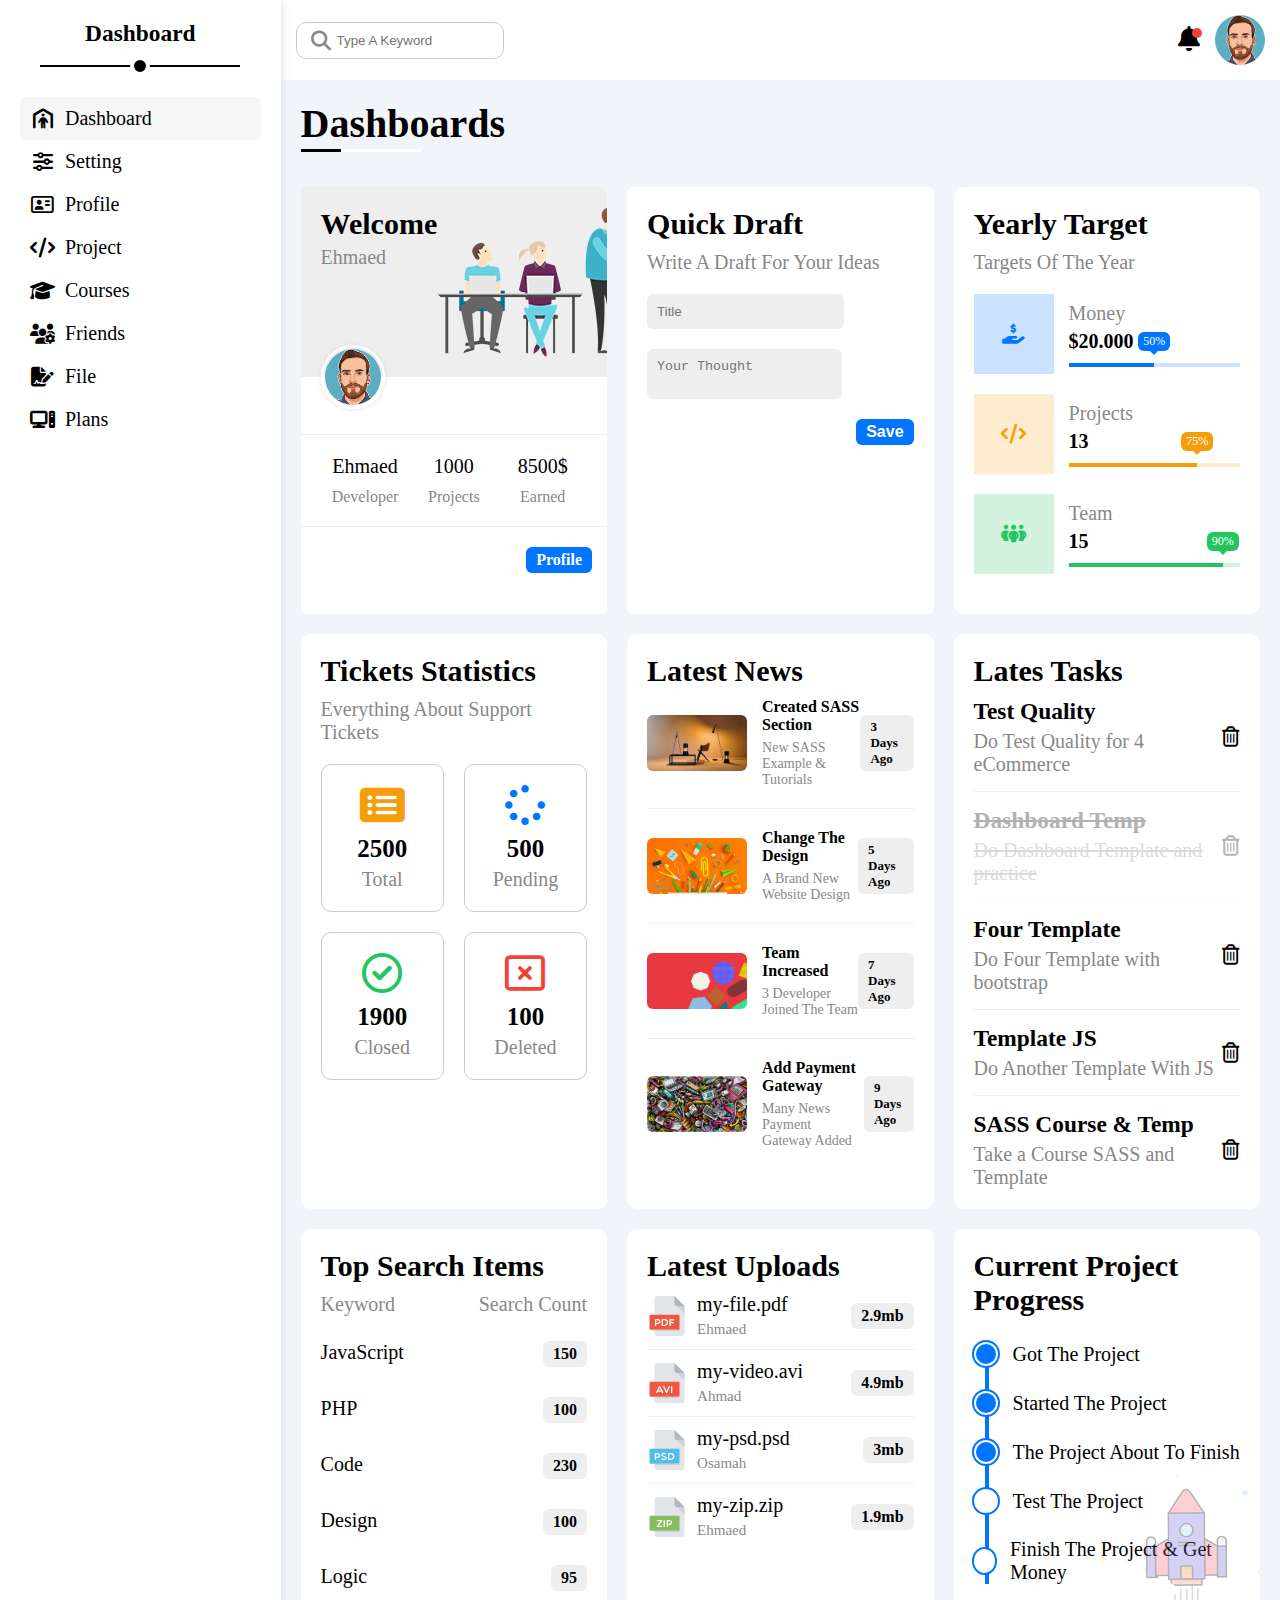
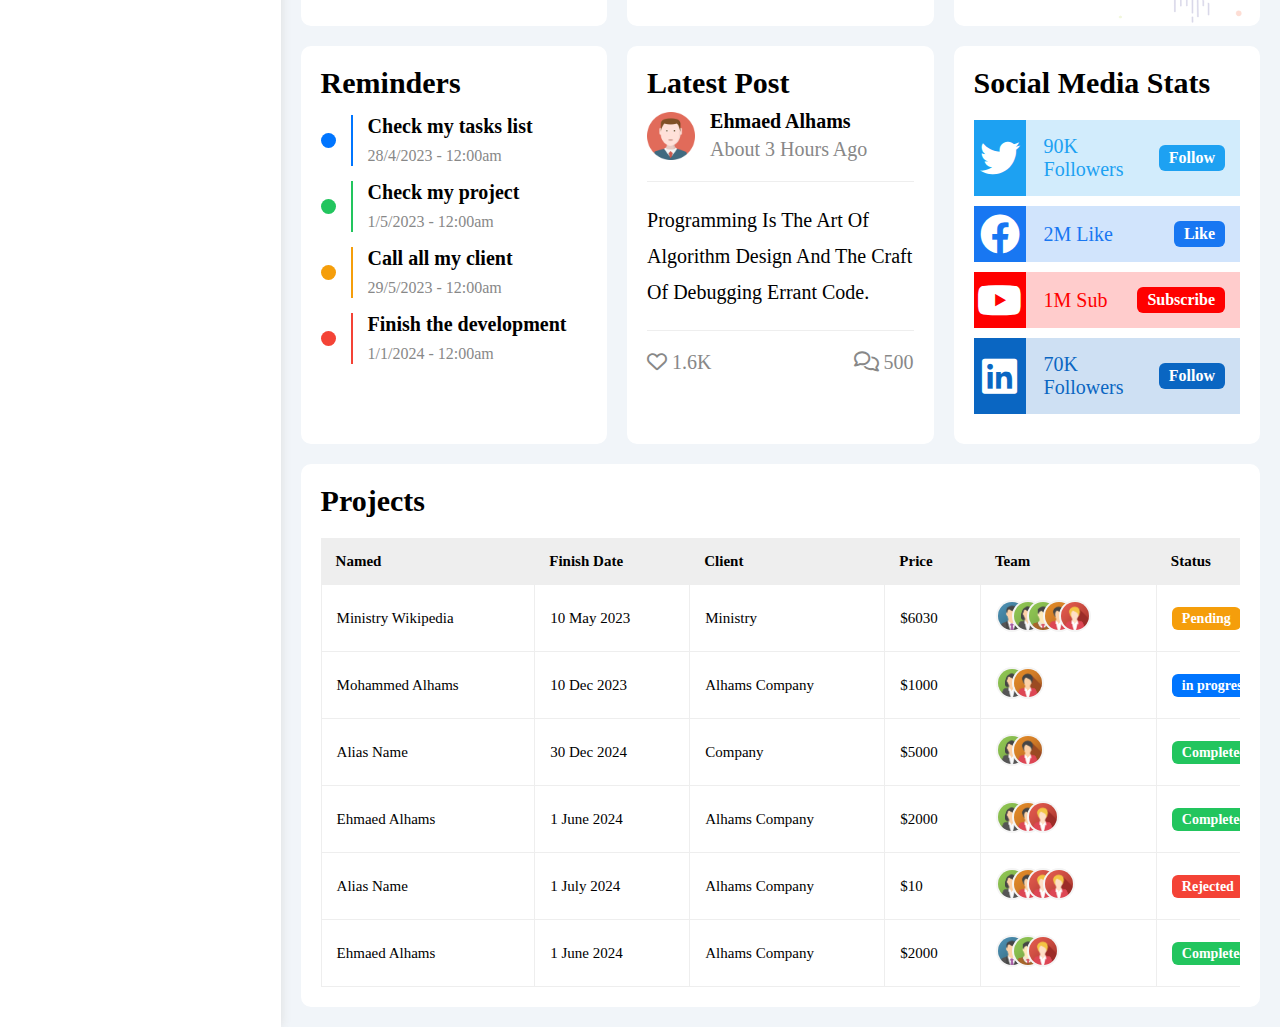
<file: index.html>
<!DOCTYPE html>
<html lang="en">

<head>
    <meta charset="UTF-8" />
    <meta http-equiv="X-UA-Compatible" content="IE=edge" />
    <meta name="viewport" content="width=device-width, initial-scale=1.0" />
    <link rel="stylesheet" href="css/all.min.css" />
    <link rel="stylesheet" href="css/main.css" />
    <link rel="stylesheet" href="css/framework.css" />
    <title>Dashboard Page</title>
</head>

<body>
    <div class="body-page d-flex">
        <div class="sidebar bg-white p-20 relative">
            <h3 class="relative txt-center mt-0">Dashboard</h3>
            <ul>
                <li>
                    <a class="active d-flex align-center color-black rad-6 p-10" href="index.html">
                        <i class="fa-solid fa-person-shelter fa-fw"></i>
                        <span>Dashboard</span>
                    </a>
                </li>
                <li>
                    <a class="d-flex align-center color-black rad-6 p-10" href="setting.html">
                        <i class="fa-solid fa-sliders fa-fw"></i> <span>Setting</span>
                    </a>
                </li>
                <li>
                    <a class="d-flex align-center color-black rad-6 p-10" href="index.html">
                        <i class="fa-regular fa-address-card fa-fw"></i>
                        <span>Profile</span>
                    </a>
                </li>
                <li>
                    <a class="d-flex align-center color-black rad-6 p-10" href="index.html">
                        <i class="fa-solid fa-code fa-fw"></i>
                        <span>Project</span>
                    </a>
                </li>
                <li>
                    <a class="d-flex align-center color-black rad-6 p-10" href="index.html">
                        <i class="fa-solid fa-graduation-cap fa-fw"></i>
                        <span>Courses</span>
                    </a>
                </li>
                <li>
                    <a class="d-flex align-center color-black rad-6 p-10" href="index.html">
                        <i class="fa-solid fa-users-gear fa-fw"></i>
                        <span>Friends</span>
                    </a>
                </li>
                <li>
                    <a class="d-flex align-center color-black rad-6 p-10" href="index.html">
                        <i class="fa-solid fa-file-signature fa-fw"></i>
                        <span>File</span>
                    </a>
                </li>
                <li>
                    <a class="d-flex align-center color-black rad-6 p-10" href="index.html">
                        <i class="fa-solid fa-computer fa-fw"></i>
                        <span>Plans</span>
                    </a>
                </li>
            </ul>
        </div>
        <div class="content full-width">
            <!-- Head Section  -->

            <div class="head bg-white p-15 between-flex">
                <div class="search relative">
                    <!-- <i class="fa fa-search fa-lg" aria-hidden="true"></i> -->
                    <input class="p-10 rad-10 border-color" type="search" placeholder="Type A Keyword" />
                </div>
                <div class="icons d-flex align-center">
                    <span class="notification relative">
                        <i class="fa-solid fa-bell fa-lg"></i>
                    </span>
                    <img src="img/avatar-05.png" alt="avatar" />
                </div>
            </div>

            <!-- Head Section  -->

            <h1 class="relative">Dashboards</h1>
            <div class="system-dash d-grid gap-20">
                <!-- section widget  -->
                <div class="box-1 bg-white rad-6 txt-center-mob block-mob">
                    <div class="page-box p-20 d-flex space-between bg-eee">
                        <div>
                            <h2 class="m-0">Welcome</h2>
                            <p class="color-grey mt-5">Ehmaed</p>
                        </div>
                        <img class="hide-mob" src="img/welcome.png" alt="welcome your page" />
                    </div>
                    <img src="img/avatar-05.png" alt="my avatar" class="avatar rad-50" />
                    <div class="body-box txt-center d-flex p-20 mt-20 mb-20 block-mob">
                        <div>
                            Ehmaed
                            <span class="center-flex color-grey fs-16 mt-10">Developer</span>
                        </div>
                        <div>
                            1000<span class="center-flex color-grey fs-16 mt-10">Projects</span>
                        </div>
                        <div>
                            8500$<span class="center-flex color-grey fs-16 mt-10">Earned</span>
                        </div>
                    </div>
                    <a href="profile.html" class="visit d-block bg-blue color-white width-fit btn-shape">Profile</a>
                </div>
                <!-- section widget  -->

                <!-- section Quick Draft widget -->
                <div class="box-2 bg-white rad-6 p-20">
                    <h2 class="mt-0 mb-10">Quick Draft</h2>
                    <p class="mt-0 mb-20 color-grey">Write A Draft For Your Ideas</p>

                    <form>
                        <input class="d-block mb-20 full-width p-10 border-none bg-eee rad-6" type="text" placeholder="Title" />
                        <textarea class="d-block mb-20 full-width p-10 border-none bg-eee rad-6" placeholder="Your Thought"></textarea>
                        <input class="save d-block bg-blue color-white border-none width-fit btn-shape" type="submit" value="Save" />
                    </form>
                </div>
                <!-- section Quick Draft widget -->

                <!-- section Yearly Targets  -->

                <div class="box-3 p-20 bg-white rad-10">
                    <h2 class="mt-0 mb-10">Yearly Target</h2>
                    <p class="mt-0 mb-20 color-grey">Targets Of The Year</p>
                    <div class="target-row mb-20 center-flex money">
                        <div class="icon center-flex">
                            <i class="fa-solid fa-hand-holding-dollar color-blue"></i>
                        </div>
                        <div class="details">
                            <span class="color-grey">Money</span>
                            <span class="d-block mt-5 mb-10 font-bold">$20.000</span>
                            <div class="relative progress">
                                <span style="width: 50%" class="bg-blue money">
                                    <span class="bg-blue">50%</span>
                                </span>
                            </div>
                        </div>
                    </div>
                    <div class="target-row mb-20 center-flex code">
                        <div class="icon center-flex">
                            <i class="fa-solid fa-code color-orange"></i>
                        </div>
                        <div class="details">
                            <span class="color-grey">Projects</span>
                            <span class="d-block mt-5 mb-10 font-bold">13</span>
                            <div class="relative progress">
                                <span style="width: 75%" class="bg-orange code">
                                    <span class="bg-orange">75%</span>
                                </span>
                            </div>
                        </div>
                    </div>
                    <div class="target-row mb-20 center-flex team">
                        <div class="icon center-flex">
                            <i class="fa-solid fa-people-group color-green"></i>
                        </div>
                        <div class="details">
                            <span class="color-grey">Team</span>
                            <span class="d-block mt-5 mb-10 font-bold">15</span>
                            <div class="relative progress">
                                <span style="width: 90%" class="bg-green team">
                                    <span class="bg-green">90%</span>
                                </span>
                            </div>
                        </div>
                    </div>
                </div>

                <!-- section Yearly Targets  -->

                <!-- section ticket widget -->

                <div class="box-4 p-20 bg-white rad-10">
                    <h2 class="mt-0 mb-10">Tickets Statistics</h2>
                    <p class="mt-0 mb-20 color-grey">
                        Everything About Support Tickets
                    </p>
                    <div class="d-flex txt-center gap-20 wrap">
                        <div class="box p-20 rad-10 color-grey border-color">
                            <i class="fa-solid fa-rectangle-list fa-2x mb-10 color-orange"></i>
                            <span class="d-block color-black font-bold mb-5 fs-25">2500</span>
                            Total
                        </div>
                        <div class="box p-20 rad-10 color-grey border-color">
                            <i class="fa-solid fa-spinner fa-2x mb-10 color-blue"></i>
                            <span class="d-block color-black font-bold mb-5 fs-25">500</span>
                            Pending
                        </div>
                        <div class="box p-20 rad-10 color-grey border-color">
                            <i class="fa-regular fa-circle-check fa-2x mb-10 color-green"></i>
                            <span class="d-block color-black font-bold mb-5 fs-25">1900</span>
                            Closed
                        </div>
                        <div class="box p-20 rad-10 color-grey border-color">
                            <i class="fa-regular fa-rectangle-xmark fa-2x mb-10 color-red"></i>
                            <span class="d-block color-black font-bold mb-5 fs-25">100</span>
                            Deleted
                        </div>
                    </div>
                </div>

                <!-- section ticket widget -->

                <!-- Section Lates news Widget  -->

                <section class="box-5 txt-center-mob">
                    <h2>Latest News</h2>
                    <div class="news-row d-flex align-center">
                        <img src="img/news-01.png" alt="news" />
                        <div class="info">
                            <h3>Created SASS Section</h3>
                            <p class="color-grey m-0">New SASS Example & Tutorials</p>
                        </div>
                        <div class="btn-shape bg-eee label">3 Days Ago</div>
                    </div>
                    <div class="news-row d-flex align-center">
                        <img src="img/news-02.png" alt="news" />
                        <div class="info">
                            <h3>Change The Design</h3>
                            <p class="color-grey m-0">A Brand New Website Design</p>
                        </div>
                        <div class="btn-shape bg-eee label">5 Days Ago</div>
                    </div>
                    <div class="news-row d-flex align-center">
                        <img src="img/news-03.png" alt="news" />
                        <div class="info">
                            <h3>Team Increased</h3>
                            <p class="color-grey m-0">3 Developer Joined The Team</p>
                        </div>
                        <div class="btn-shape bg-eee label">7 Days Ago</div>
                    </div>
                    <div class="news-row d-flex align-center">
                        <img src="img/news-04.png" alt="news" />
                        <div class="info">
                            <h3>Add Payment Gateway</h3>
                            <p class="color-grey m-0">Many News Payment Gateway Added</p>
                        </div>
                        <div class="btn-shape bg-eee label">9 Days Ago</div>
                    </div>
                </section>

                <!-- Section Lates news Widget  -->

                <!-- Section Tasks Widget  -->

                <section class="box-6 txt-center-mob">
                    <h2>Lates Tasks</h2>
                    <div class="task-row between-flex">
                        <div class="info">
                            <h3 class="mt-0 mb-5">Test Quality</h3>
                            <p class="m-0 color-grey">Do Test Quality for 4 eCommerce</p>
                        </div>
                        <i class="fa-regular fa-trash-can del" aria-hidden="true"></i>
                    </div>
                    <div class="task-row between-flex done">
                        <div class="info">
                            <h3 class="mt-0 mb-5">Dashboard Temp</h3>
                            <p class="m-0 color-grey">Do Dashboard Template and practice</p>
                        </div>
                        <i class="fa-regular fa-trash-can del" aria-hidden="true"></i>
                    </div>
                    <div class="task-row between-flex">
                        <div class="info">
                            <h3 class="mt-0 mb-5">Four Template</h3>
                            <p class="m-0 color-grey">Do Four Template with bootstrap</p>
                        </div>
                        <i class="fa-regular fa-trash-can del" aria-hidden="true"></i>
                    </div>
                    <div class="task-row between-flex">
                        <div class="info">
                            <h3 class="mt-0 mb-5">Template JS</h3>
                            <p class="m-0 color-grey">Do Another Template With JS</p>
                        </div>
                        <i class="fa-regular fa-trash-can del" aria-hidden="true"></i>
                    </div>
                    <div class="task-row between-flex">
                        <div class="info">
                            <h3 class="mt-0 mb-5">SASS Course & Temp</h3>
                            <p class="m-0 color-grey">Take a Course SASS and Template</p>
                        </div>
                        <i class="fa-regular fa-trash-can del" aria-hidden="true"></i>
                    </div>
                </section>

                <!-- Section Tasks Widget  -->

                <!-- Section Top Search Word Widget  -->

                <section class="box-7">
                    <h2>Top Search Items</h2>
                    <div class="item-head d-flex space-between color-grey mb-10">
                        <div>Keyword</div>
                        <div>Search Count</div>
                    </div>
                    <div class="items d-flex space-between pt-15 pm-15">
                        <span>JavaScript</span>
                        <span class="bg-eee btn-shape">150</span>
                    </div>
                    <div class="items d-flex space-between pt-15 pm-15">
                        <span>PHP</span>
                        <span class="bg-eee btn-shape">100</span>
                    </div>
                    <div class="items d-flex space-between pt-15 pm-15">
                        <span>Code</span>
                        <span class="bg-eee btn-shape">230</span>
                    </div>
                    <div class="items d-flex space-between pt-15 pm-15">
                        <span>Design</span>
                        <span class="bg-eee btn-shape">100</span>
                    </div>
                    <div class="items d-flex space-between pt-15 pm-15">
                        <span>Logic</span>
                        <span class="bg-eee btn-shape">95</span>
                    </div>
                </section>

                <!-- Section Top Search Word Widget  -->

                <!-- Section Latest Uploads  -->
                <section class="box-8">
                    <h2>Latest Uploads</h2>
                    <ul class="m-0">
                        <li class="between-flex pd-10 mb-10">
                            <div class="d-flex align-center">
                                <img class="mr-10" src="img/pdf.svg" alt="" />
                                <div>
                                    <span class="d-block">my-file.pdf</span>
                                    <span class="fs-15 color-grey">Ehmaed</span>
                                </div>
                            </div>
                            <div class="bg-eee btn-shape">2.9mb</div>
                        </li>
                        <li class="between-flex pd-10 mb-10">
                            <div class="d-flex align-center">
                                <img class="mr-10" src="img/avi.svg" alt="" />
                                <div>
                                    <span class="d-block">my-video.avi</span>
                                    <span class="fs-15 color-grey">Ahmad</span>
                                </div>
                            </div>
                            <div class="bg-eee btn-shape">4.9mb</div>
                        </li>
                        <li class="between-flex pd-10 mb-10">
                            <div class="d-flex align-center">
                                <img class="mr-10" src="img/psd.svg" alt="" />
                                <div>
                                    <span class="d-block">my-psd.psd</span>
                                    <span class="fs-15 color-grey">Osamah</span>
                                </div>
                            </div>
                            <div class="bg-eee btn-shape">3mb</div>
                        </li>
                        <li class="between-flex pd-10 mb-10">
                            <div class="d-flex align-center">
                                <img class="mr-10" src="img/zip.svg" alt="" />
                                <div>
                                    <span class="d-block">my-zip.zip</span>
                                    <span class="fs-15 color-grey">Ehmaed</span>
                                </div>
                            </div>
                            <div class="bg-eee btn-shape">1.9mb</div>
                        </li>
                    </ul>
                </section>
                <!-- Section Latest Uploads  -->

                <!-- Section Last Project  -->

                <section class="box-9 relative">
                    <h2>Current Project Progress</h2>
                    <ul class="m-0 relative">
                        <li class="mt-25 d-flex align-center done">Got The Project</li>
                        <li class="mt-25 d-flex align-center done">
                            Started The Project
                        </li>
                        <li class="mt-25 d-flex align-center done">
                            The Project About To Finish
                        </li>
                        <li class="mt-25 d-flex align-center current">
                            Test The Project
                        </li>
                        <li class="mt-25 d-flex align-center">
                            Finish The Project & Get Money
                        </li>
                    </ul>
                    <img class="launch-icon hide-mob" src="img/project.png" alt="" />
                </section>

                <!-- Section Last Project  -->

                <!-- Section Reminders Widget  -->

                <section class="box-10">
                    <h2>Reminders</h2>
                    <ul class="m-0">
                        <li class="d-flex align-center mt-15">
                            <span class="key bg-blue mr-15 d-block rad-50"></span>
                            <div class="pl-15 blue">
                                <p class="font-bold mt-0 mb-5">Check my tasks list</p>
                                <span class="color-grey fs-16">28/4/2023 - 12:00am</span>
                            </div>
                        </li>
                        <li class="d-flex align-center mt-15">
                            <span class="key bg-green mr-15 d-block rad-50"></span>
                            <div class="pl-15 green">
                                <p class="font-bold mt-0 mb-5">Check my project</p>
                                <span class="color-grey fs-16">1/5/2023 - 12:00am</span>
                            </div>
                        </li>
                        <li class="d-flex align-center mt-15">
                            <span class="key bg-orange mr-15 d-block rad-50"></span>
                            <div class="pl-15 orange">
                                <p class="font-bold mt-0 mb-5">Call all my client</p>
                                <span class="color-grey fs-16">29/5/2023 - 12:00am</span>
                            </div>
                        </li>
                        <li class="d-flex align-center mt-15">
                            <span class="key bg-red mr-15 d-block rad-50"></span>
                            <div class="pl-15 red">
                                <p class="font-bold mt-0 mb-5">Finish the development</p>
                                <span class="color-grey fs-16">1/1/2024 - 12:00am</span>
                            </div>
                        </li>
                    </ul>
                </section>

                <!-- Section Reminders Widget  -->

                <!-- Section Latest Post  -->

                <section class="box-11">
                    <h2>Latest Post</h2>
                    <div class="top d-flex align-center">
                        <img class="avatar mr-15" src="img/avatar.png" alt="avatar" />
                        <div class="info">
                            <span class="d-block mr-10 font-bold mb-5">Ehmaed Alhams</span>
                            <span class="color-grey">About 3 Hours Ago</span>
                        </div>
                    </div>
                    <div class="post-content txt-center-mob pt-20 pb-20 mt-20 mb-20">
                        Programming is the art of algorithm design and the craft of
                        debugging errant code.
                    </div>
                    <div class="post-stats between-flex color-grey">
                        <div>
                            <i class="fa-regular fa-heart"></i>
                            <span>1.6K</span>
                        </div>
                        <div>
                            <i class="fa-regular fa-comments"></i>
                            <span>500</span>
                        </div>
                    </div>
                </section>

                <!-- Section Latest Post  -->

                <!-- Section Social Media  -->

                <section class="box-12">
                    <h2 class="mt-0 mb-20">Social Media Stats</h2>
                    <div class="box twitter p-15 relative mb-10 between-flex">
                        <i class="fa-brands fa-twitter fa-2x color-white center-flex height-full"></i>
                        <span>90K Followers</span>
                        <a class="fa-15 color-white btn-shape" href="#">Follow</a>
                    </div>
                    <div class="box facebook p-15 relative mb-10 between-flex">
                        <i class="fa-brands fa-facebook fa-2x color-white center-flex height-full"></i>
                        <span>2M Like</span>
                        <a class="fa-15 color-white btn-shape" href="#">Like</a>
                    </div>
                    <div class="box youtube p-15 relative mb-10 between-flex">
                        <i class="fa-brands fa-youtube fa-2x color-white center-flex height-full"></i>
                        <span>1M Sub</span>
                        <a class="fa-15 color-white btn-shape" href="#">Subscribe</a>
                    </div>
                    <div class="box linkedin p-15 relative mb-10 between-flex">
                        <i class="fa-brands fa-linkedin fa-2x color-white center-flex height-full"></i>
                        <span>70K Followers</span>
                        <a class="fa-15 color-white btn-shape" href="#">Follow</a>
                    </div>
                </section>

                <!-- Section Social Media  -->
            </div>

            <!-- Section Project Table  -->

            <div class="projects p-20 bg-white rad-10 m-20">
                <h2 class="mt-0 mb-20">Projects</h2>
                <div class="responsive-table">
                    <table class="fs-15 full-width">
                        <thead>
                            <tr>
                                <td>Named</td>
                                <td>Finish Date</td>
                                <td>Client</td>
                                <td>Price</td>
                                <td>Team</td>
                                <td>Status</td>
                            </tr>
                        </thead>
                        <tbody>
                            <tr>
                                <td>Ministry Wikipedia</td>
                                <td>10 May 2023</td>
                                <td>Ministry</td>
                                <td>$6030</td>
                                <td>
                                    <img src="img/team-01.png" alt="" />
                                    <img src="img/team-02.png" alt="" />
                                    <img src="img/team-03.png" alt="" />
                                    <img src="img/team-04.png" alt="" />
                                    <img src="img/team-05.png" alt="" />
                                </td>
                                <td>
                                    <span class="label btn-shape bg-orange color-white">Pending</span>
                                </td>
                            </tr>

                            <tr>
                                <td>Mohammed Alhams</td>
                                <td>10 Dec 2023</td>
                                <td>Alhams Company</td>
                                <td>$1000</td>
                                <td>
                                    <img src="img/team-02.png" alt="" />
                                    <img src="img/team-04.png" alt="" />
                                </td>
                                <td>
                                    <span class="label btn-shape bg-blue color-white">in progress</span>
                                </td>
                            </tr>

                            <tr>
                                <td>Alias Name</td>
                                <td>30 Dec 2024</td>
                                <td>Company</td>
                                <td>$5000</td>
                                <td>
                                    <img src="img/team-02.png" alt="" />
                                    <img src="img/team-04.png" alt="" />
                                </td>
                                <td>
                                    <span class="label btn-shape bg-green color-white">Completed</span>
                                </td>
                            </tr>

                            <tr>
                                <td>Ehmaed Alhams</td>
                                <td>1 June 2024</td>
                                <td>Alhams Company</td>
                                <td>$2000</td>
                                <td>
                                    <img src="img/team-02.png" alt="" />
                                    <img src="img/team-04.png" alt="" />
                                    <img src="img/team-05.png" alt="" />
                                </td>
                                <td>
                                    <span class="label btn-shape bg-green color-white">Completed</span>
                                </td>
                            </tr>

                            <tr>
                                <td>Alias Name</td>
                                <td>1 July 2024</td>
                                <td>Alhams Company</td>
                                <td>$10</td>
                                <td>
                                    <img src="img/team-02.png" alt="" />
                                    <img src="img/team-04.png" alt="" />
                                    <img src="img/team-05.png" alt="" />
                                    <img src="img/team-05.png" alt="" />
                                </td>
                                <td>
                                    <span class="label btn-shape bg-red color-white">Rejected</span>
                                </td>
                            </tr>

                            <tr>
                                <td>Ehmaed Alhams</td>
                                <td>1 June 2024</td>
                                <td>Alhams Company</td>
                                <td>$2000</td>
                                <td>
                                    <img src="img/team-01.png" alt="" />
                                    <img src="img/team-03.png" alt="" />
                                    <img src="img/team-05.png" alt="" />
                                </td>
                                <td>
                                    <span class="label btn-shape bg-green color-white">Completed</span>
                                </td>
                            </tr>
                        </tbody>
                    </table>
                </div>
            </div>

            <!-- Section Project Table  -->
        </div>
    </div>
</body>

</html>
</file>
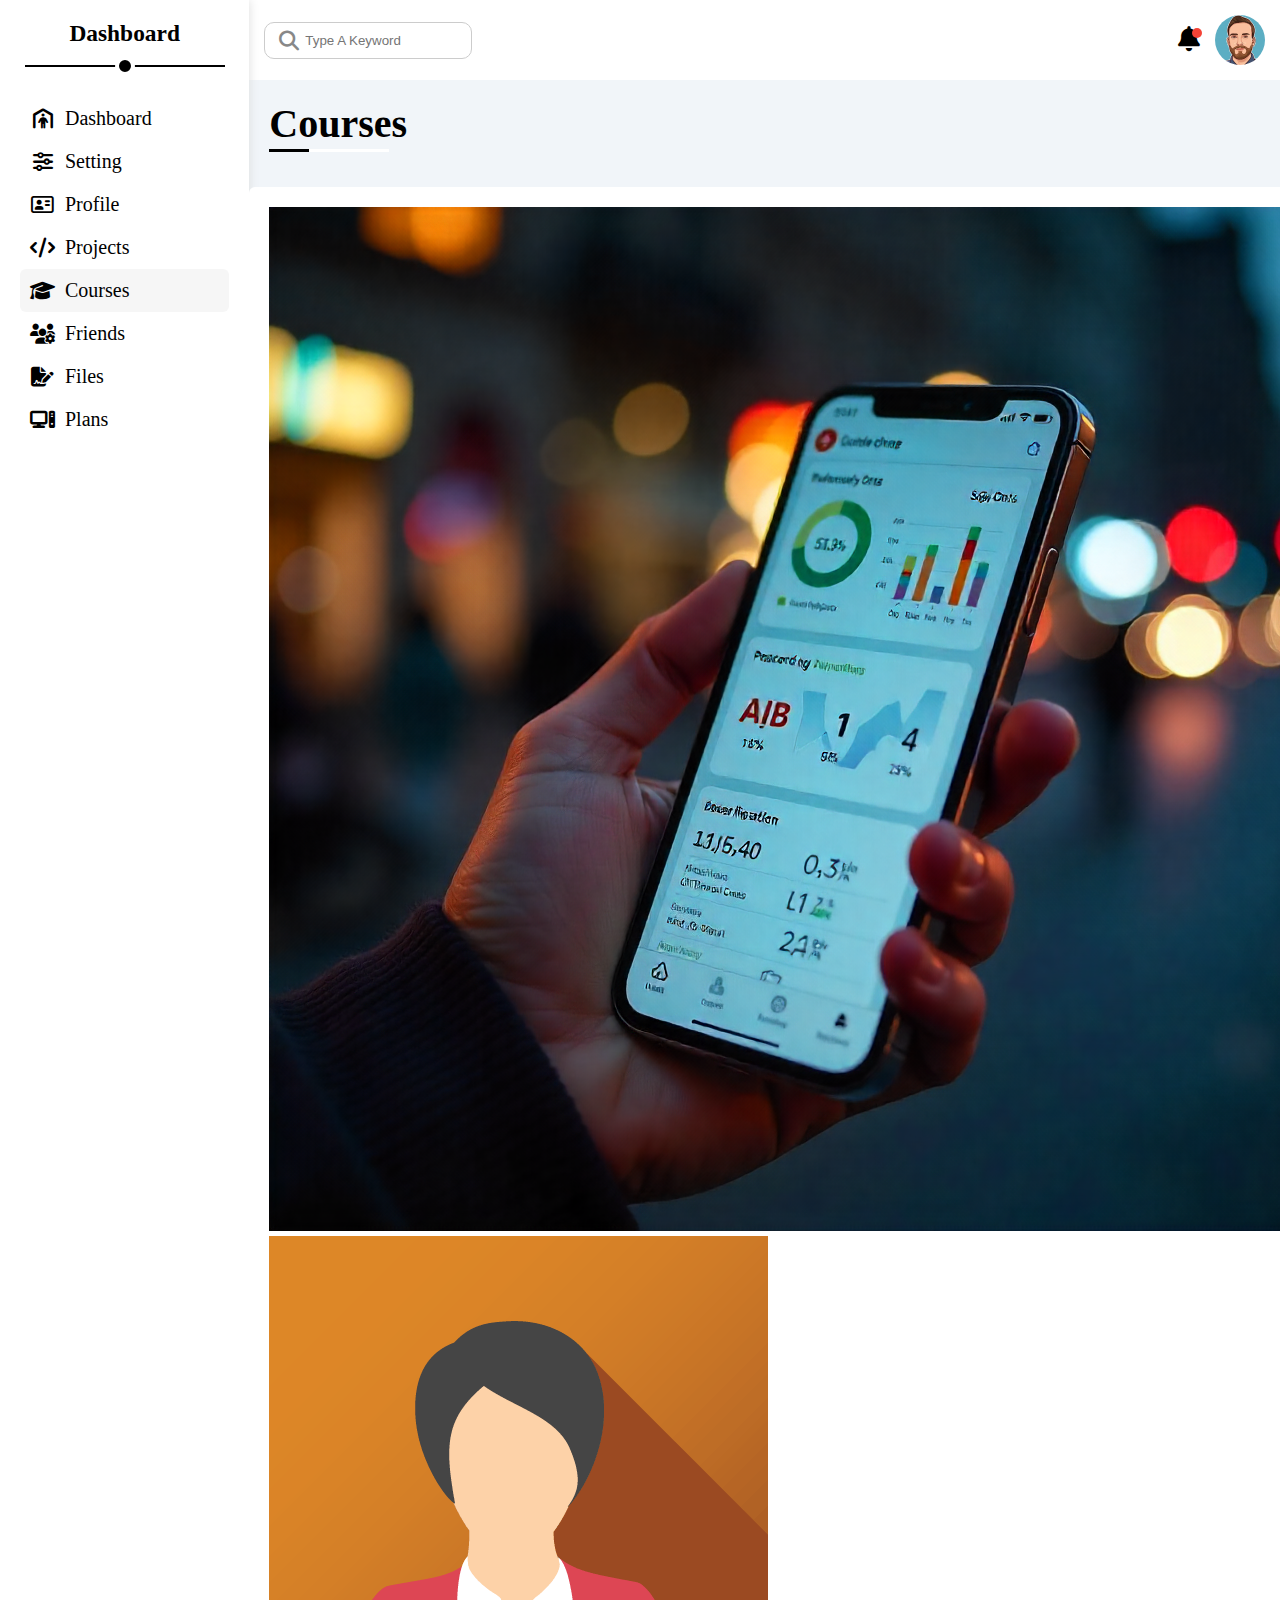
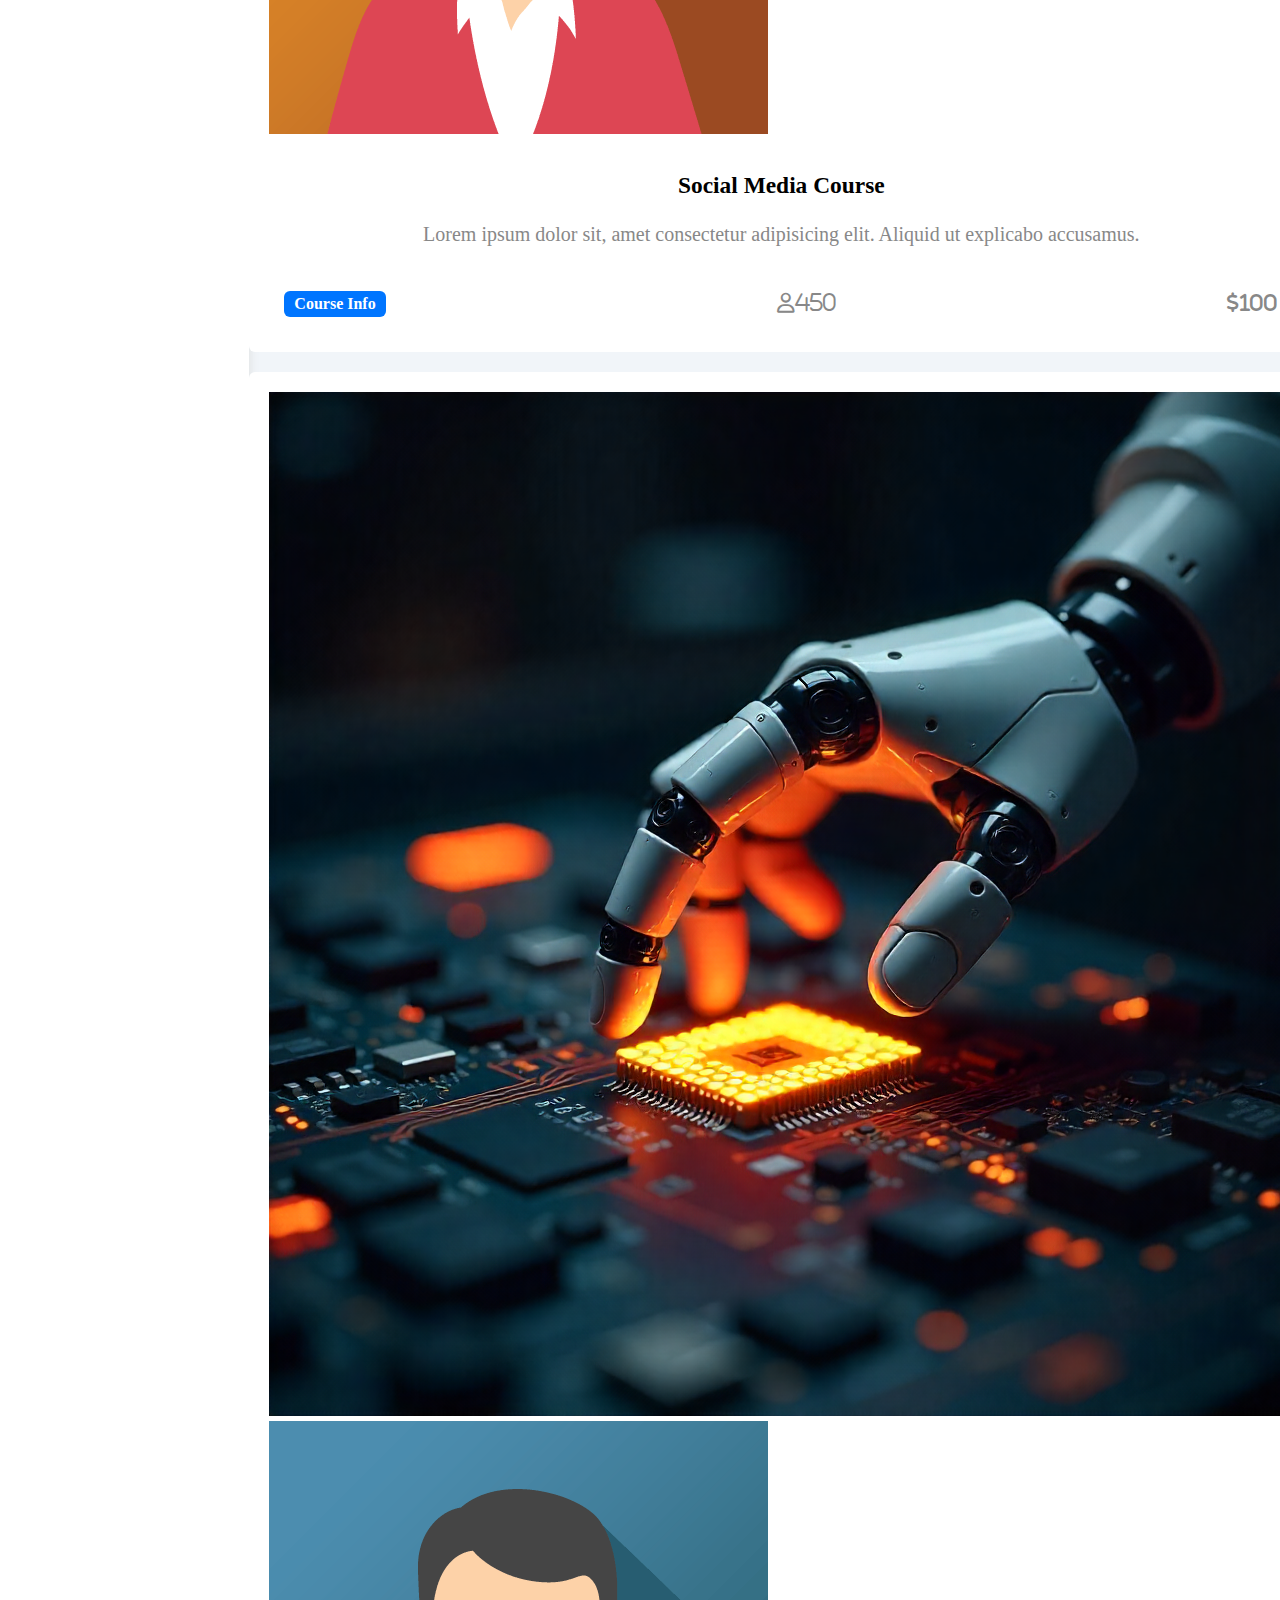
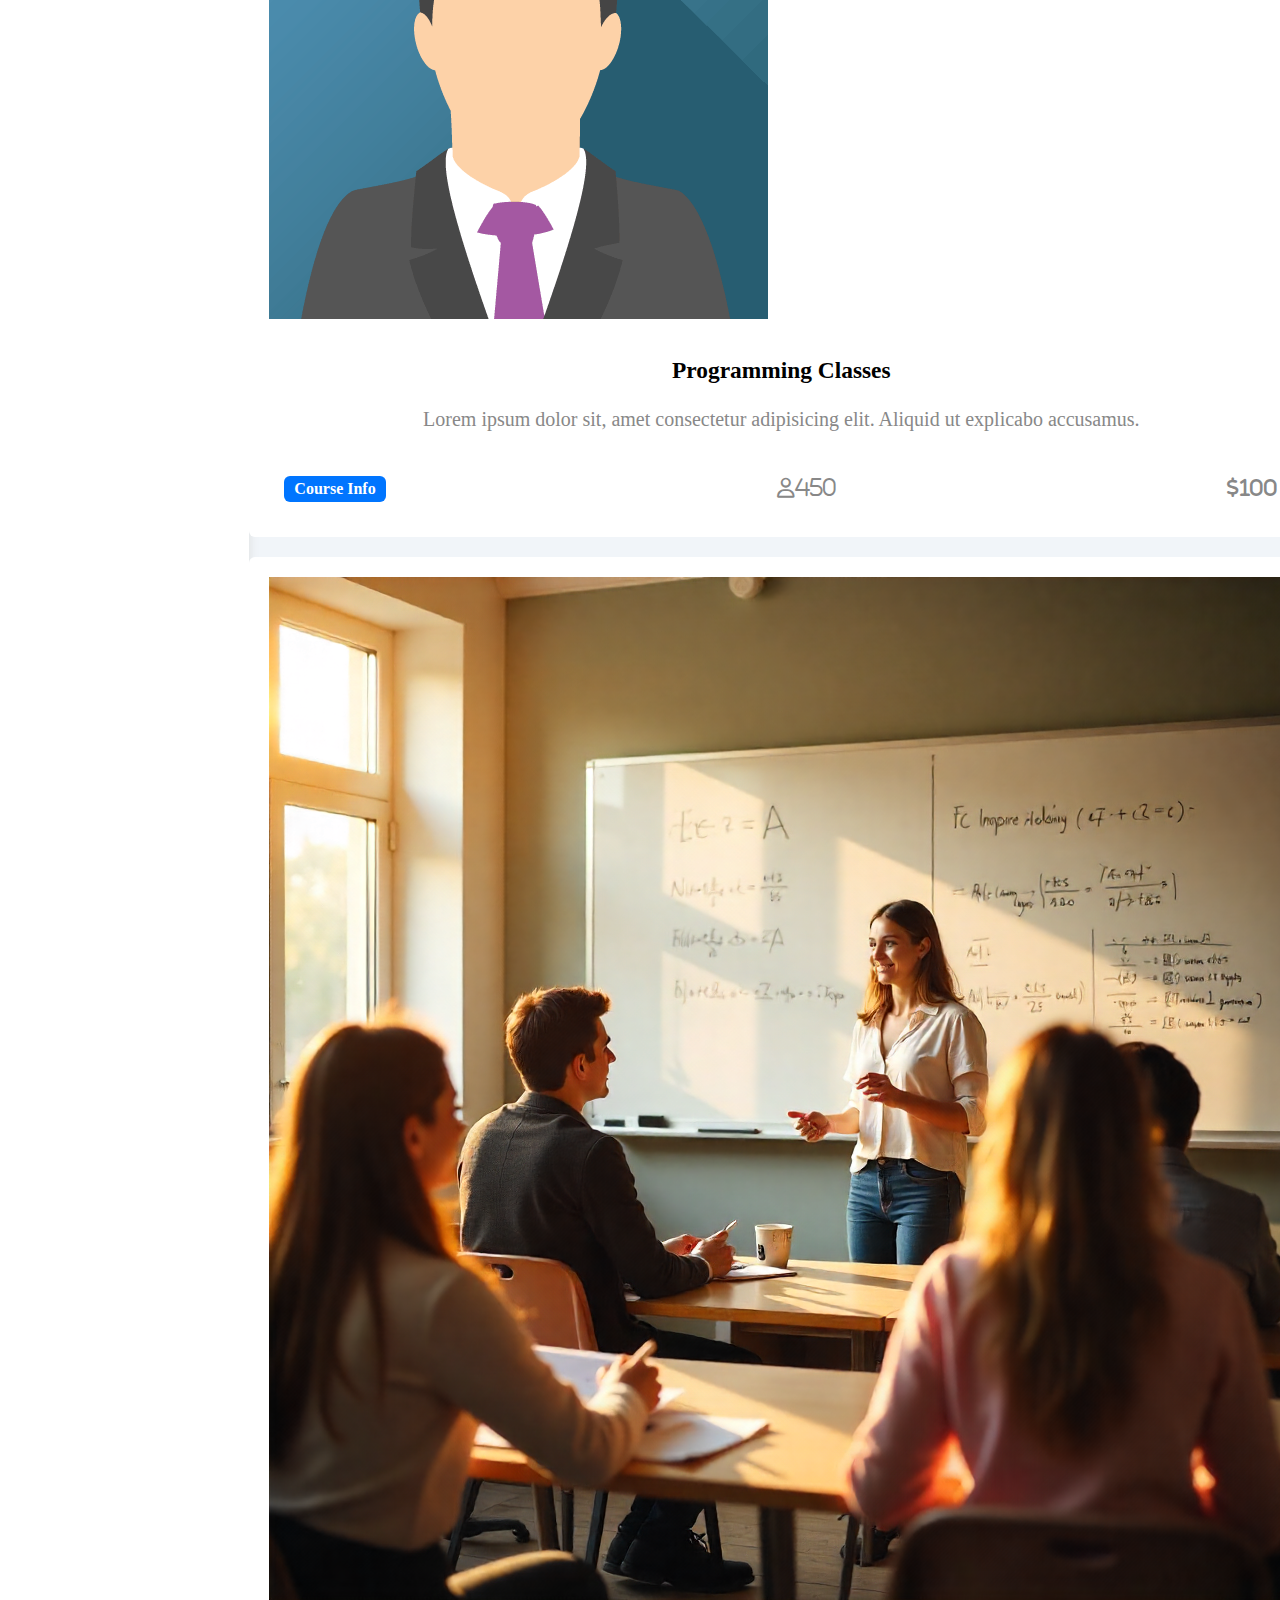
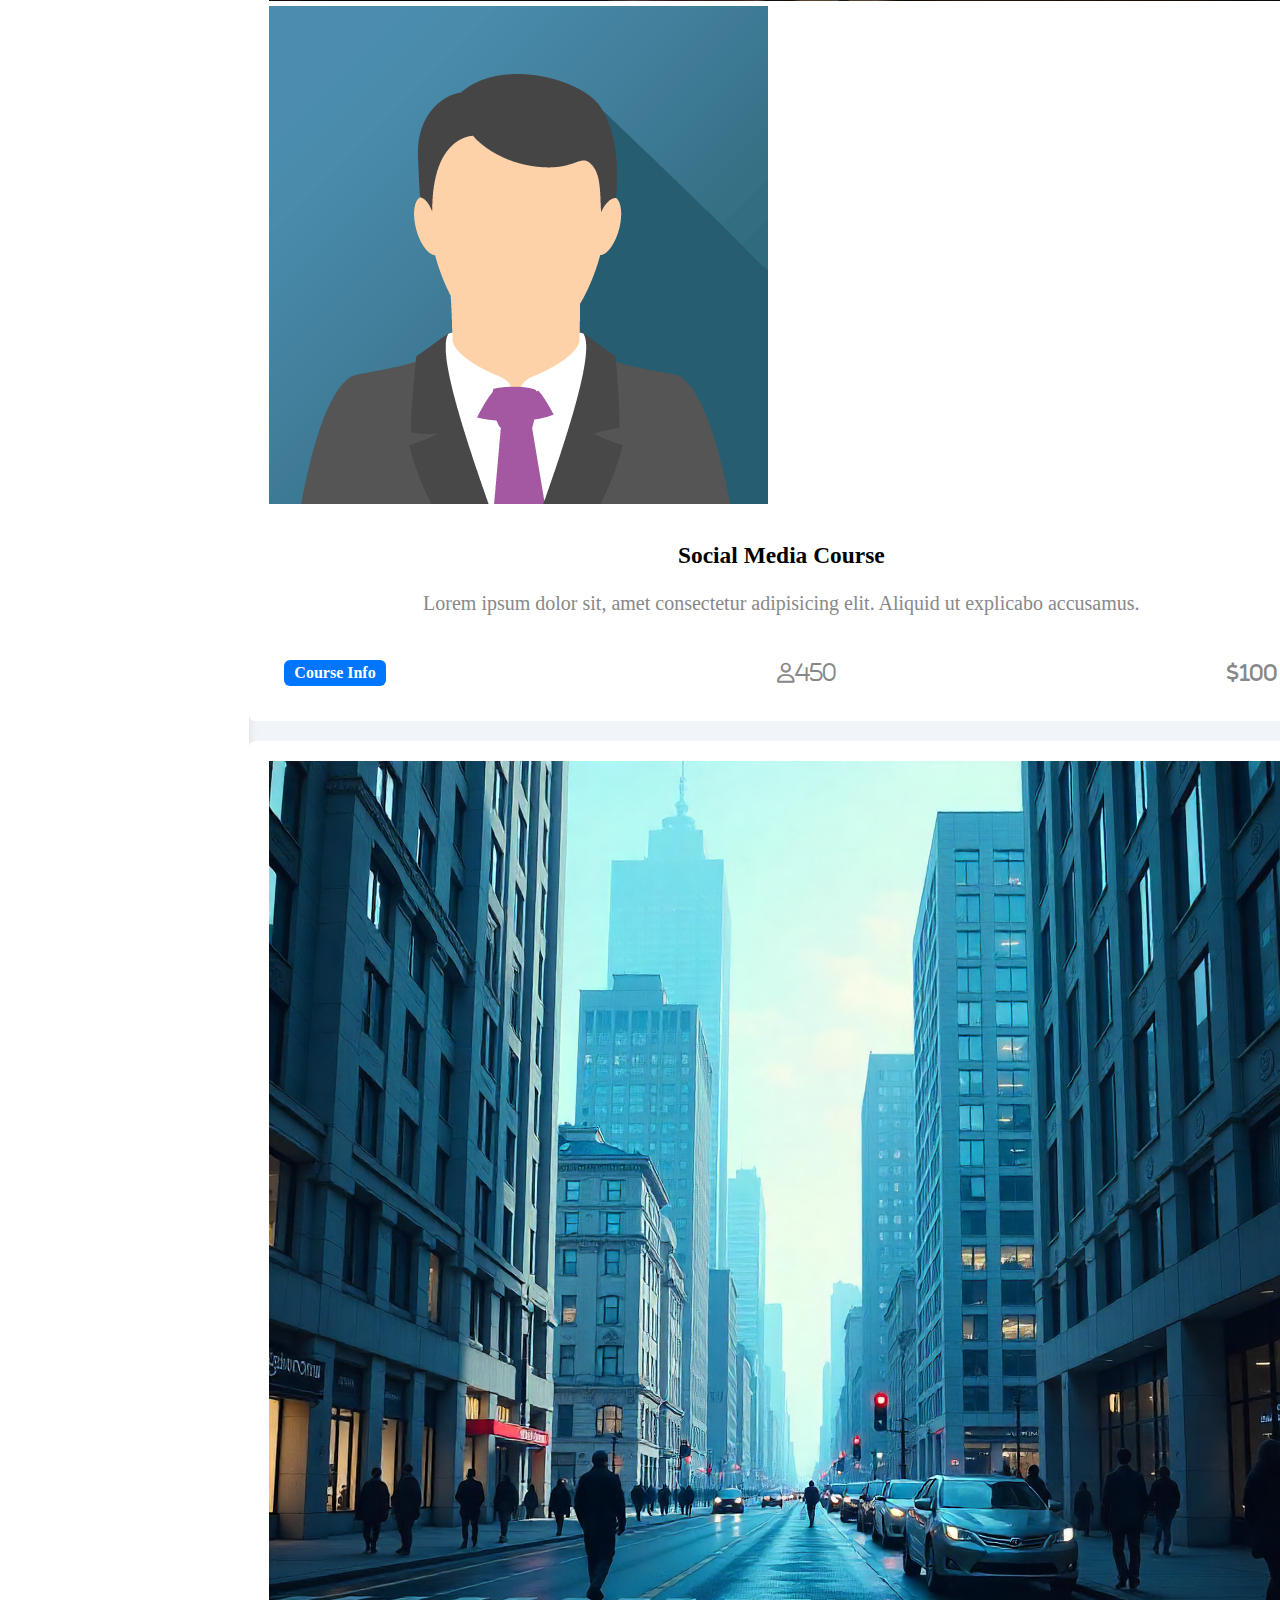
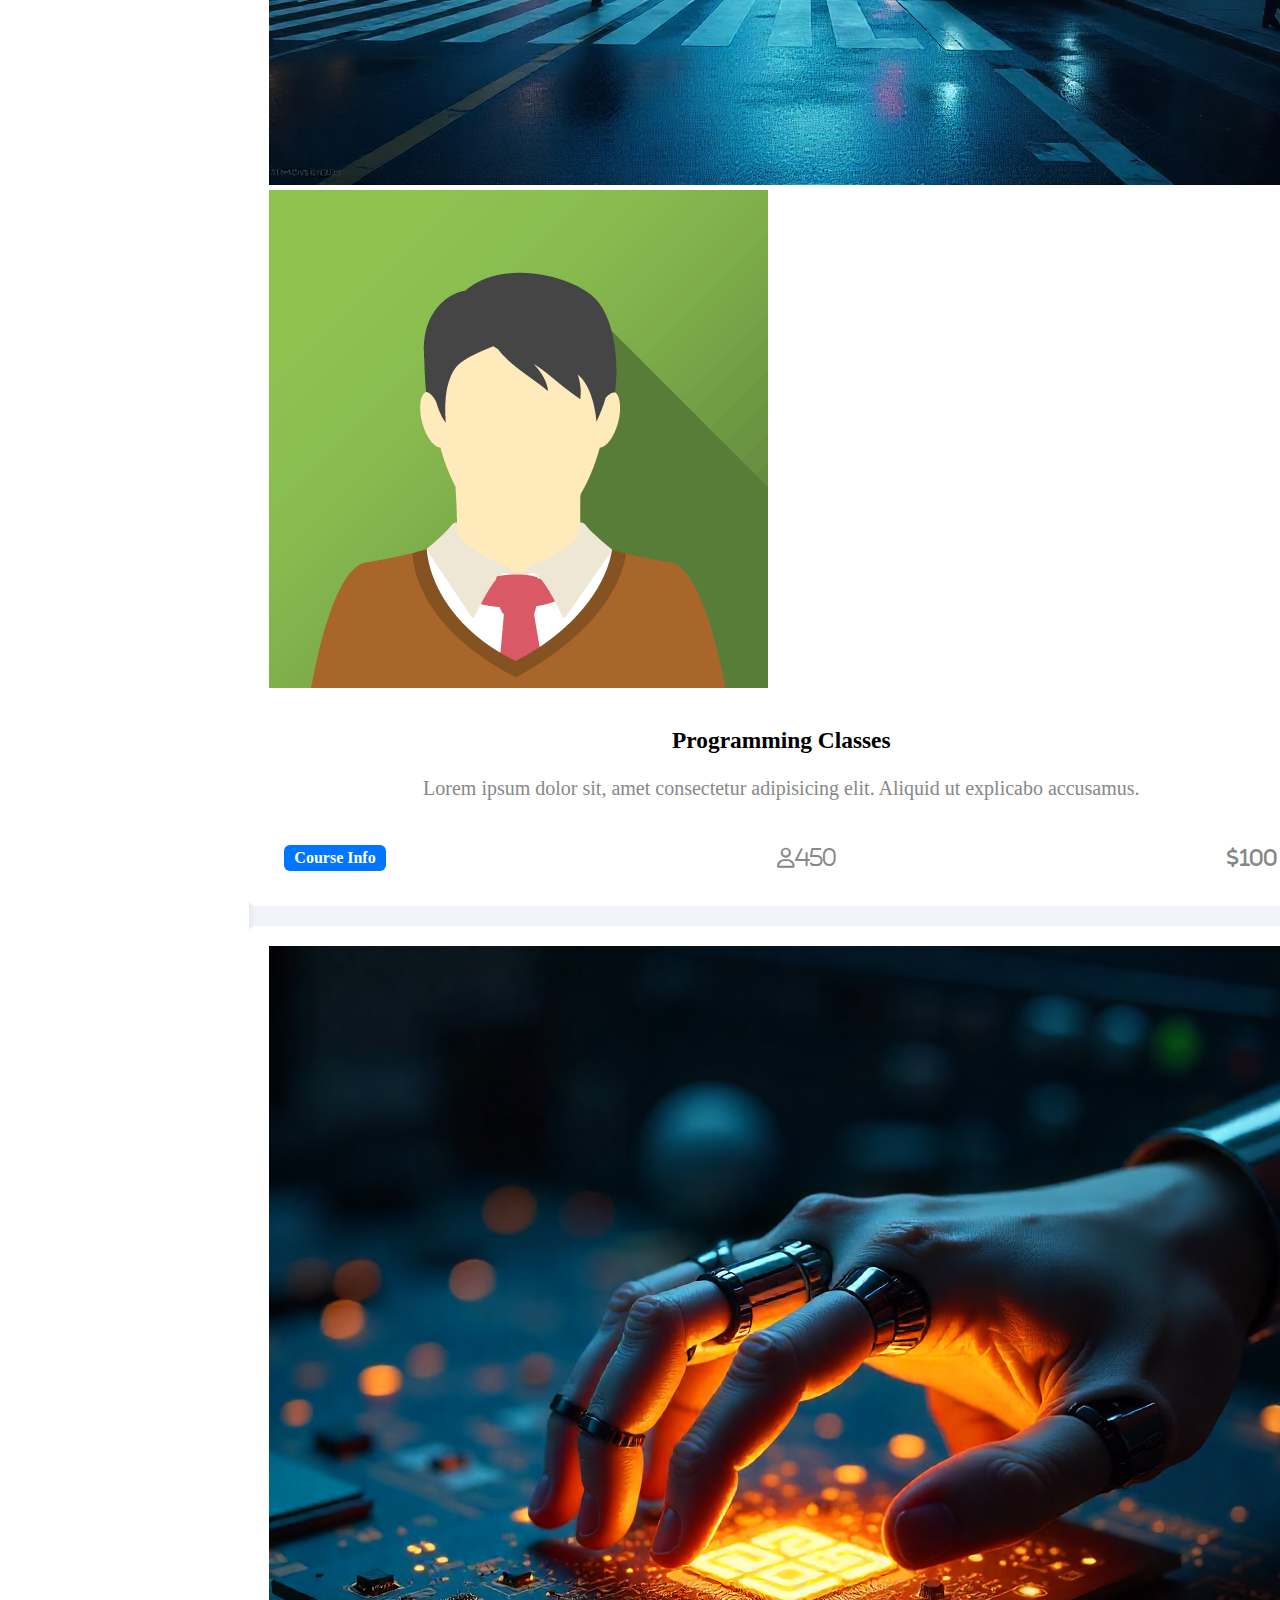
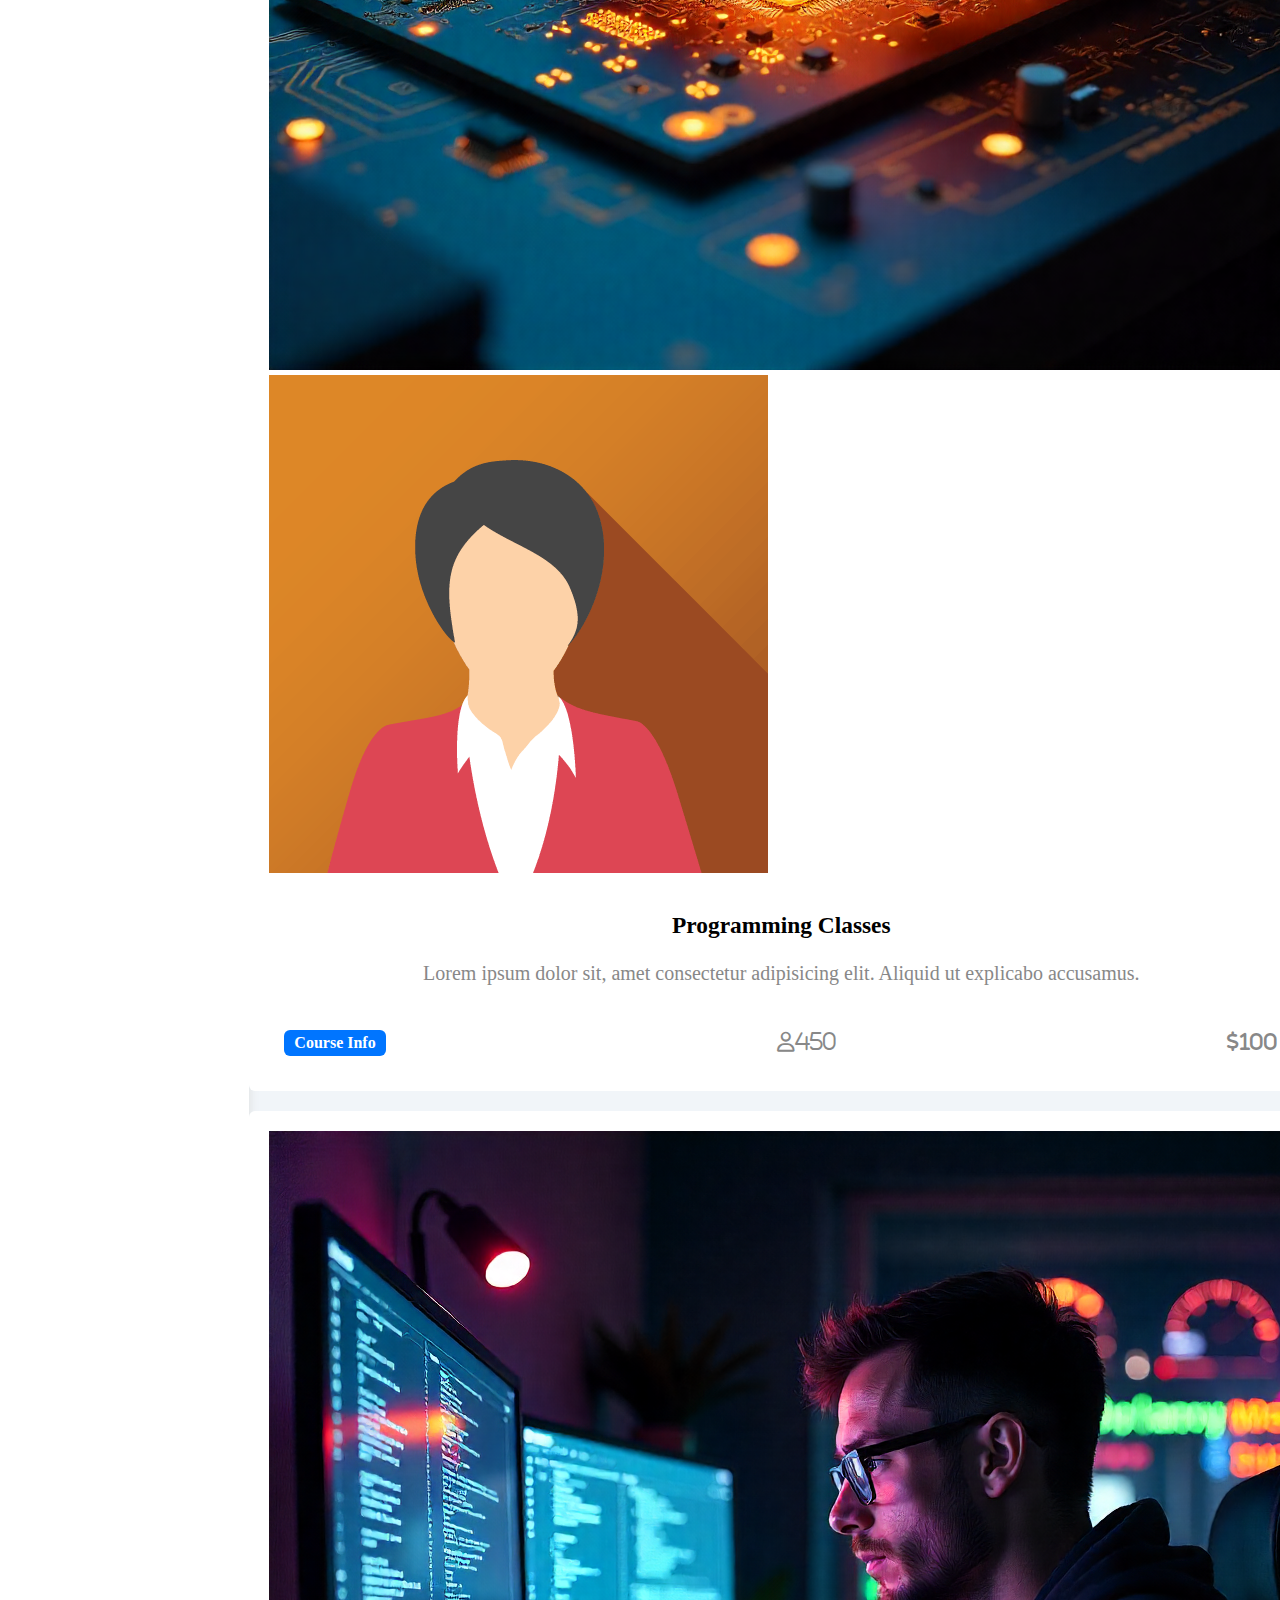
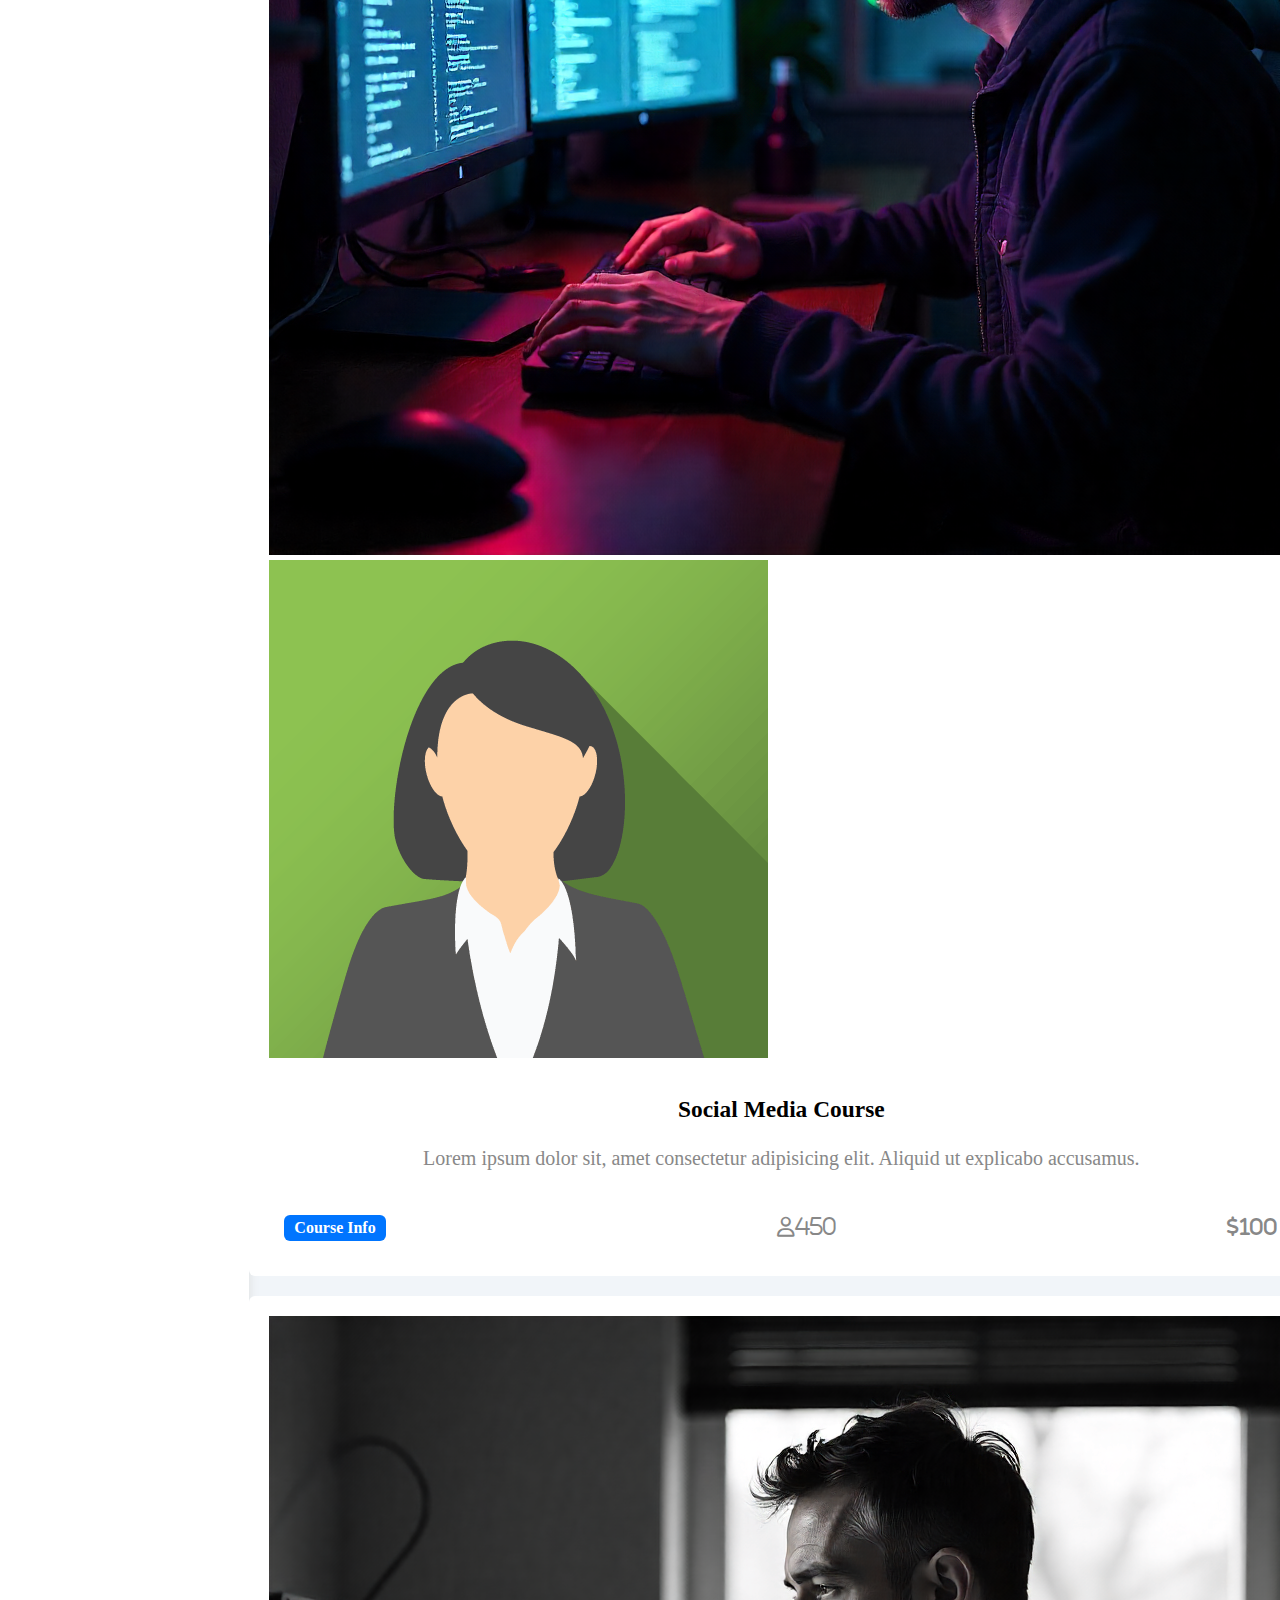
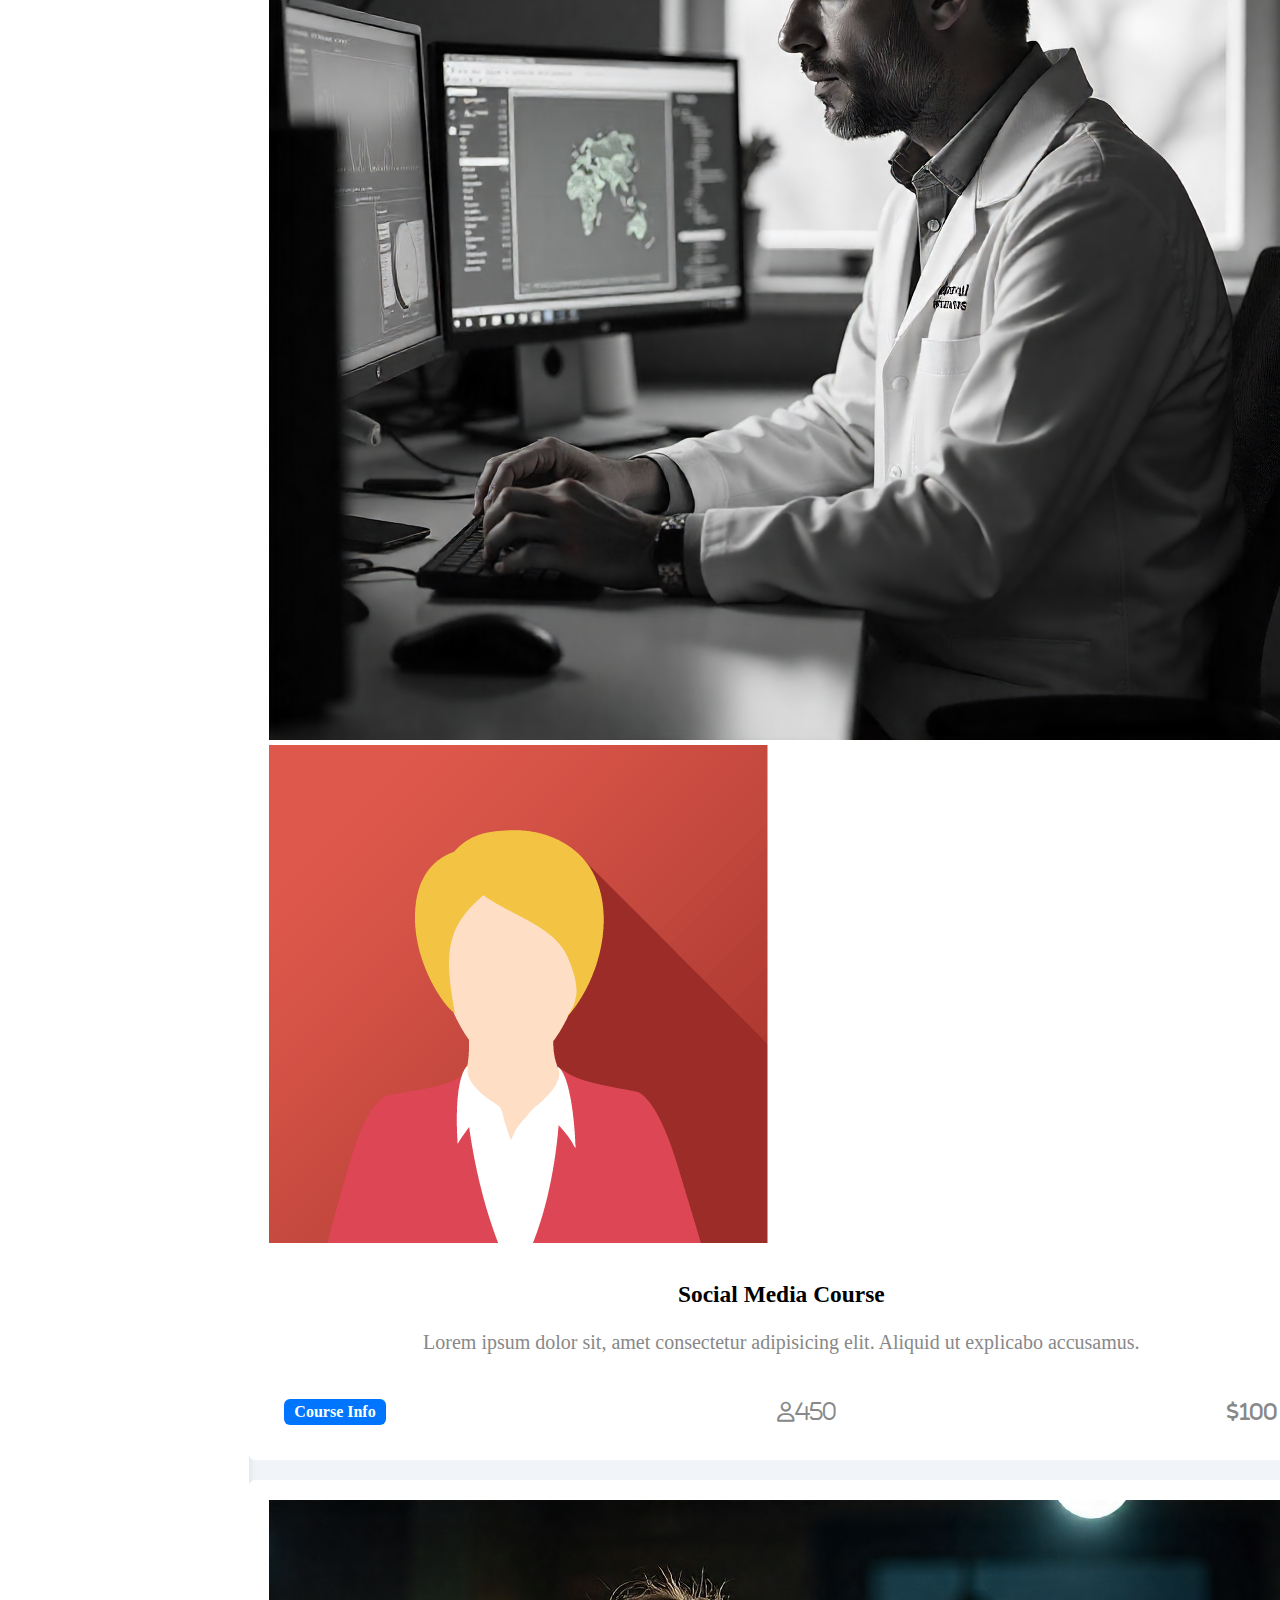
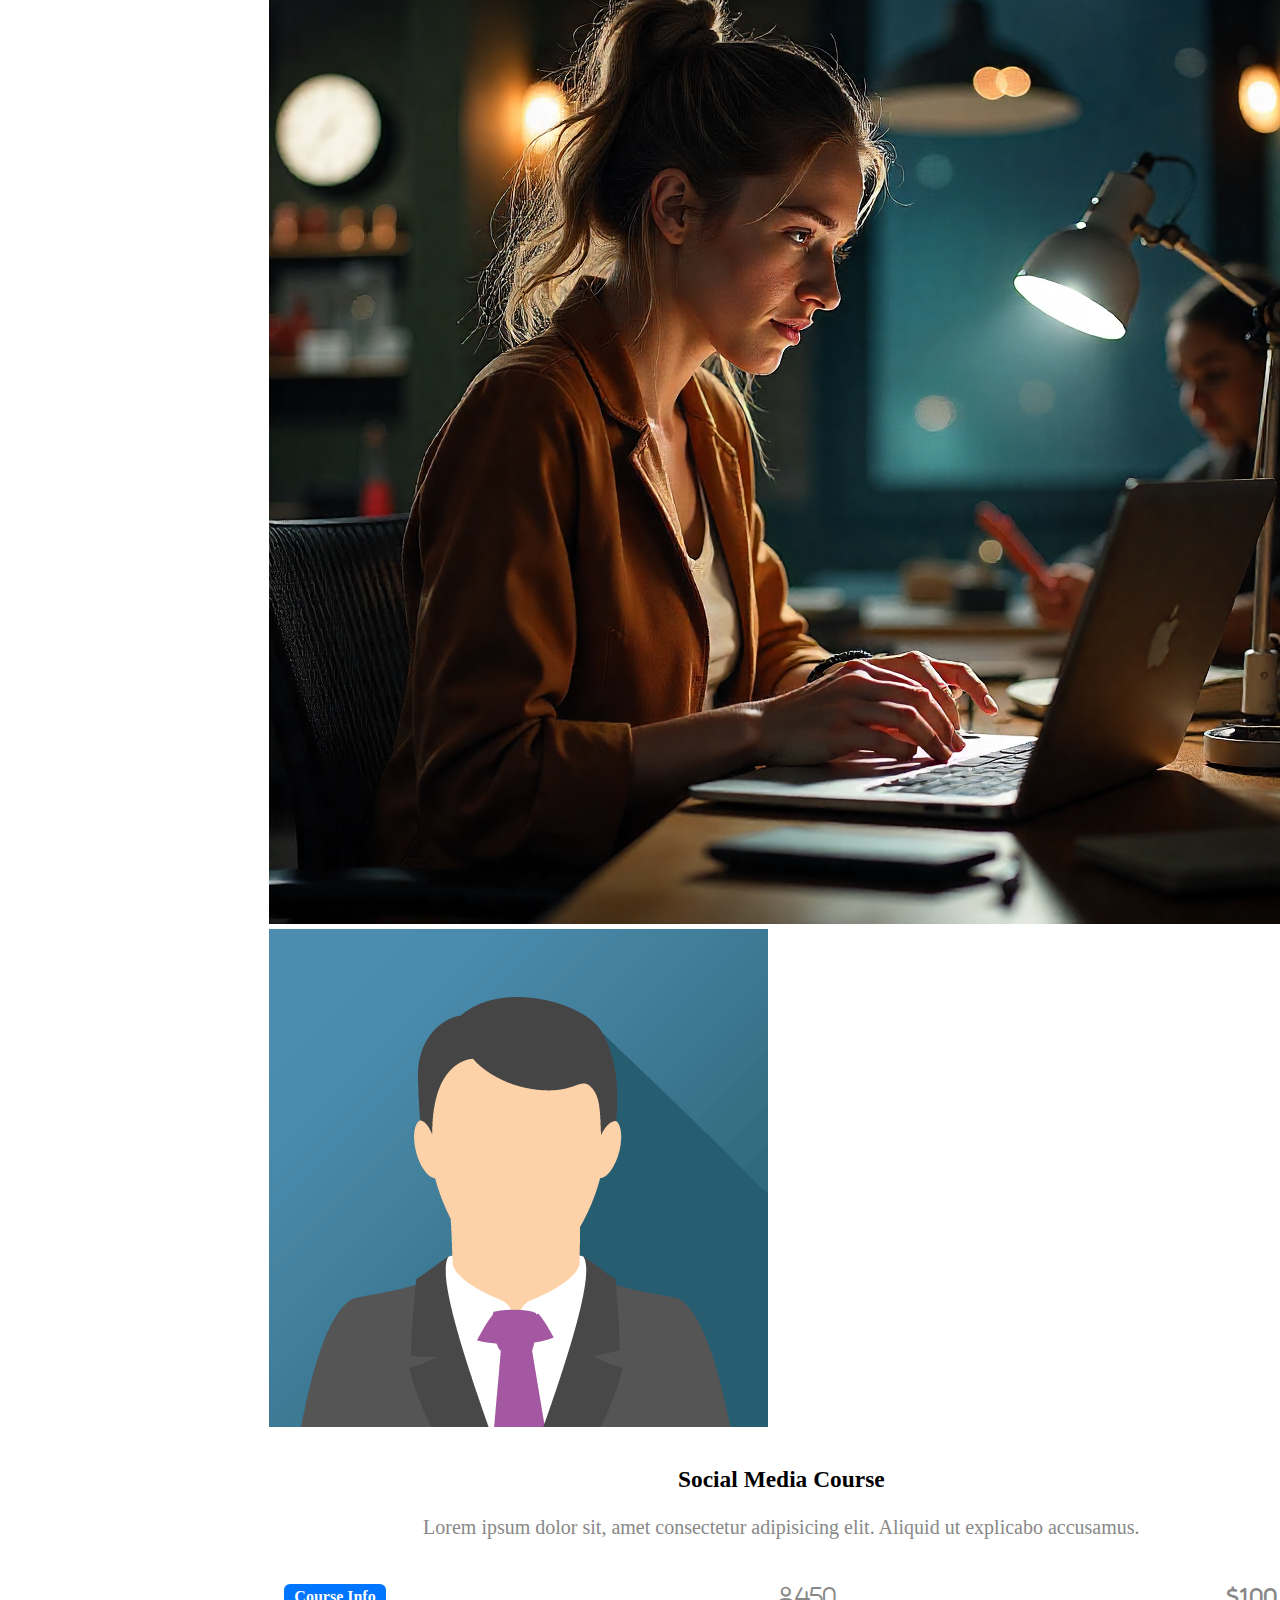
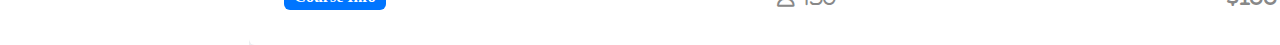
<file: courses.html>
<!DOCTYPE html>
<html lang="en">

<head>
    <meta charset="UTF-8" />
    <meta http-equiv="X-UA-Compatible" content="IE=edge" />
    <meta name="viewport" content="width=device-width, initial-scale=1.0" />
    <link rel="stylesheet" href="css/all.min.css" />
    <link rel="stylesheet" href="css/main.css" />
    <link rel="stylesheet" href="css/framework.css" />
    <title>Courses</title>
</head>

<body>
    <div class="body-page d-flex">
        <div class="sidebar bg-white p-20 relative">
            <h3 class="relative txt-center mt-0">Dashboard</h3>
            <ul>
                <li>
                    <a class="d-flex align-center color-black rad-6 p-10" href="index.html">
                        <i class="fa-solid fa-person-shelter fa-fw"></i>
                        <span>Dashboard</span>
                    </a>
                </li>
                <li>
                    <a class="d-flex align-center color-black rad-6 p-10" href="setting.html">
                        <i class="fa-solid fa-sliders fa-fw"></i> <span>Setting</span>
                    </a>
                </li>
                <li>
                    <a class="d-flex align-center color-black rad-6 p-10" href="profile.html">
                        <i class="fa-regular fa-address-card fa-fw"></i>
                        <span>Profile</span>
                    </a>
                </li>
                <li>
                    <a class="d-flex align-center color-black rad-6 p-10" href="projects.html">
                        <i class="fa-solid fa-code fa-fw"></i>
                        <span>Projects</span>
                    </a>
                </li>
                <li>
                    <a class="active d-flex align-center color-black rad-6 p-10" href="courses.html">
                        <i class="fa-solid fa-graduation-cap fa-fw"></i>
                        <span>Courses</span>
                    </a>
                </li>
                <li>
                    <a class="d-flex align-center color-black rad-6 p-10" href="friends.html">
                        <i class="fa-solid fa-users-gear fa-fw"></i>
                        <span>Friends</span>
                    </a>
                </li>
                <li>
                    <a class="d-flex align-center color-black rad-6 p-10" href="files.html">
                        <i class="fa-solid fa-file-signature fa-fw"></i>
                        <span>Files</span>
                    </a>
                </li>
                <li>
                    <a class="d-flex align-center color-black rad-6 p-10" href="plans.html">
                        <i class="fa-solid fa-computer fa-fw"></i>
                        <span>Plans</span>
                    </a>
                </li>
            </ul>
        </div>
        <div class="content width-full">
            <!-- Head Section  -->

            <div class="head bg-white p-15 between-flex">
                <div class="search relative">
                    <!-- <i class="fa fa-search fa-lg" aria-hidden="true"></i> -->
                    <input class="p-10 rad-10 border-color" type="search" placeholder="Type A Keyword" />
                </div>
                <div class="icons d-flex align-center">
                    <span class="notification relative">
                        <i class="fa-solid fa-bell fa-lg"></i>
                    </span>
                    <img src="img/avatar-05.png" alt="avatar" />
                </div>
            </div>

            <!-- Head Section  -->

            <h1 class="relative">Courses</h1>
            <div class="courses-page d-grid gap-20">
                <section class="course bg-white rad-6 relative">
                    <img src="img/freepik__the-style-is-candid-image-photography-with-natural__64539.png" alt="course-section-02" class="cover">
                    <img src="img/team-04.png" alt="course-section-02" class="construct">
                    <article class="p-10 txt-center">
                        <h3>Social Media Course</h3>
                        <p class="description color-grey mt-15">Lorem ipsum dolor sit, amet consectetur adipisicing elit. Aliquid ut explicabo accusamus.</p>
                    </article>
                    <div class="info p-15 relative between-flex">
                        <span class="title bg-blue color-white  btn-shape">Course Info</span>
                        <span class="color-grey">
                            <i class="fa-regular fa-user" aria-hidden="true">450</i>
                        </span>
                        <span class="color-grey">
                            <i class="fa-solid fa-dollar-sign" aria-hidden="true">100</i>
                        </span>
                    </div>
                </section>
                <section class="course bg-white rad-6 relative">
                    <img src="img/freepik__the-style-is-candid-image-photography-with-natural__64542.png" alt="course-section-02" class="cover">
                    <img src="img/team-01.png" alt="course-section-02" class="construct">
                    <article class="p-10 txt-center">
                        <h3>Programming Classes</h3>
                        <p class="description color-grey mt-15">Lorem ipsum dolor sit, amet consectetur adipisicing elit. Aliquid ut explicabo accusamus.</p>
                    </article>
                    <div class="info p-15 relative between-flex">
                        <span class="title bg-blue color-white  btn-shape">Course Info</span>
                        <span class="color-grey">
                            <i class="fa-regular fa-user" aria-hidden="true">450</i>
                        </span>
                        <span class="color-grey">
                            <i class="fa-solid fa-dollar-sign" aria-hidden="true">100</i>
                        </span>
                    </div>
                </section>
                <section class="course bg-white rad-6 relative">
                    <img src="img/freepik__the-style-is-candid-image-photography-with-natural__64543.png" alt="course-section-02" class="cover">
                    <img src="img/team-01.png" alt="course-section-02" class="construct">
                    <article class="p-10 txt-center">
                        <h3>Social Media Course</h3>
                        <p class="description color-grey mt-15">Lorem ipsum dolor sit, amet consectetur adipisicing elit. Aliquid ut explicabo accusamus.</p>
                    </article>
                    <div class="info p-15 relative between-flex">
                        <span class="title bg-blue color-white  btn-shape">Course Info</span>
                        <span class="color-grey">
                            <i class="fa-regular fa-user" aria-hidden="true">450</i>
                        </span>
                        <span class="color-grey">
                            <i class="fa-solid fa-dollar-sign" aria-hidden="true">100</i>
                        </span>
                    </div>
                </section>
                <section class="course bg-white rad-6 relative">
                    <img src="img/freepik__the-style-is-candid-image-photography-with-natural__64550.png" alt="course-section-02" class="cover">
                    <img src="img/team-03.png" alt="course-section-02" class="construct">
                    <article class="p-10 txt-center">
                        <h3>Programming Classes</h3>
                        <p class="description color-grey mt-15">Lorem ipsum dolor sit, amet consectetur adipisicing elit. Aliquid ut explicabo accusamus.</p>
                    </article>
                    <div class="info p-15 relative between-flex">
                        <span class="title bg-blue color-white  btn-shape">Course Info</span>
                        <span class="color-grey">
                            <i class="fa-regular fa-user" aria-hidden="true">450</i>
                        </span>
                        <span class="color-grey">
                            <i class="fa-solid fa-dollar-sign" aria-hidden="true">100</i>
                        </span>
                    </div>
                </section>
                <section class="course bg-white rad-6 relative">
                    <img src="img/freepik__the-style-is-candid-image-photography-with-natural__64549.png" alt="course-section-02" class="cover">
                    <img src="img/team-04.png" alt="course-section-02" class="construct">
                    <article class="p-10 txt-center">
                        <h3>Programming Classes</h3>
                        <p class="description color-grey mt-15">Lorem ipsum dolor sit, amet consectetur adipisicing elit. Aliquid ut explicabo accusamus.</p>
                    </article>
                    <div class="info p-15 relative between-flex">
                        <span class="title bg-blue color-white  btn-shape">Course Info</span>
                        <span class="color-grey">
                            <i class="fa-regular fa-user" aria-hidden="true">450</i>
                        </span>
                        <span class="color-grey">
                            <i class="fa-solid fa-dollar-sign" aria-hidden="true">100</i>
                        </span>
                    </div>
                </section>
                <section class="course bg-white rad-6 relative">
                    <img src="img/freepik__the-style-is-candid-image-photography-with-natural__64548.png" alt="course-section-02" class="cover">
                    <img src="img/team-02.png" alt="course-section-02" class="construct">
                    <article class="p-10 txt-center">
                        <h3>Social Media Course</h3>
                        <p class="description color-grey mt-15">Lorem ipsum dolor sit, amet consectetur adipisicing elit. Aliquid ut explicabo accusamus.</p>
                    </article>
                    <div class="info p-15 relative between-flex">
                        <span class="title bg-blue color-white  btn-shape">Course Info</span>
                        <span class="color-grey">
                            <i class="fa-regular fa-user" aria-hidden="true">450</i>
                        </span>
                        <span class="color-grey">
                            <i class="fa-solid fa-dollar-sign" aria-hidden="true">100</i>
                        </span>
                    </div>
                </section>
                <section class="course bg-white rad-6 relative">
                    <img src="img/freepik__the-style-is-candid-image-photography-with-natural__64547.png" alt="course-section-02" class="cover">
                    <img src="img/team-05.png" alt="course-section-02" class="construct">
                    <article class="p-10 txt-center">
                        <h3>Social Media Course</h3>
                        <p class="description color-grey mt-15">Lorem ipsum dolor sit, amet consectetur adipisicing elit. Aliquid ut explicabo accusamus.</p>
                    </article>
                    <div class="info p-15 relative between-flex">
                        <span class="title bg-blue color-white  btn-shape">Course Info</span>
                        <span class="color-grey">
                            <i class="fa-regular fa-user" aria-hidden="true">450</i>
                        </span>
                        <span class="color-grey">
                            <i class="fa-solid fa-dollar-sign" aria-hidden="true">100</i>
                        </span>
                    </div>
                </section>
                <section class="course bg-white rad-6 relative">
                    <img src="img/freepik__the-style-is-candid-image-photography-with-natural__64552.png" alt="course-section-02" class="cover">
                    <img src="img/team-01.png" alt="course-section-02" class="construct">
                    <article class="p-10 txt-center">
                        <h3>Social Media Course</h3>
                        <p class="description color-grey mt-15">Lorem ipsum dolor sit, amet consectetur adipisicing elit. Aliquid ut explicabo accusamus.</p>
                    </article>
                    <div class="info p-15 relative between-flex">
                        <span class="title bg-blue color-white  btn-shape">Course Info</span>
                        <span class="color-grey">
                            <i class="fa-regular fa-user" aria-hidden="true">450</i>
                        </span>
                        <span class="color-grey">
                            <i class="fa-solid fa-dollar-sign" aria-hidden="true">100</i>
                        </span>
                    </div>
                </section>
            </div>
        </div>
    </div>
</body>

</html>
</file>
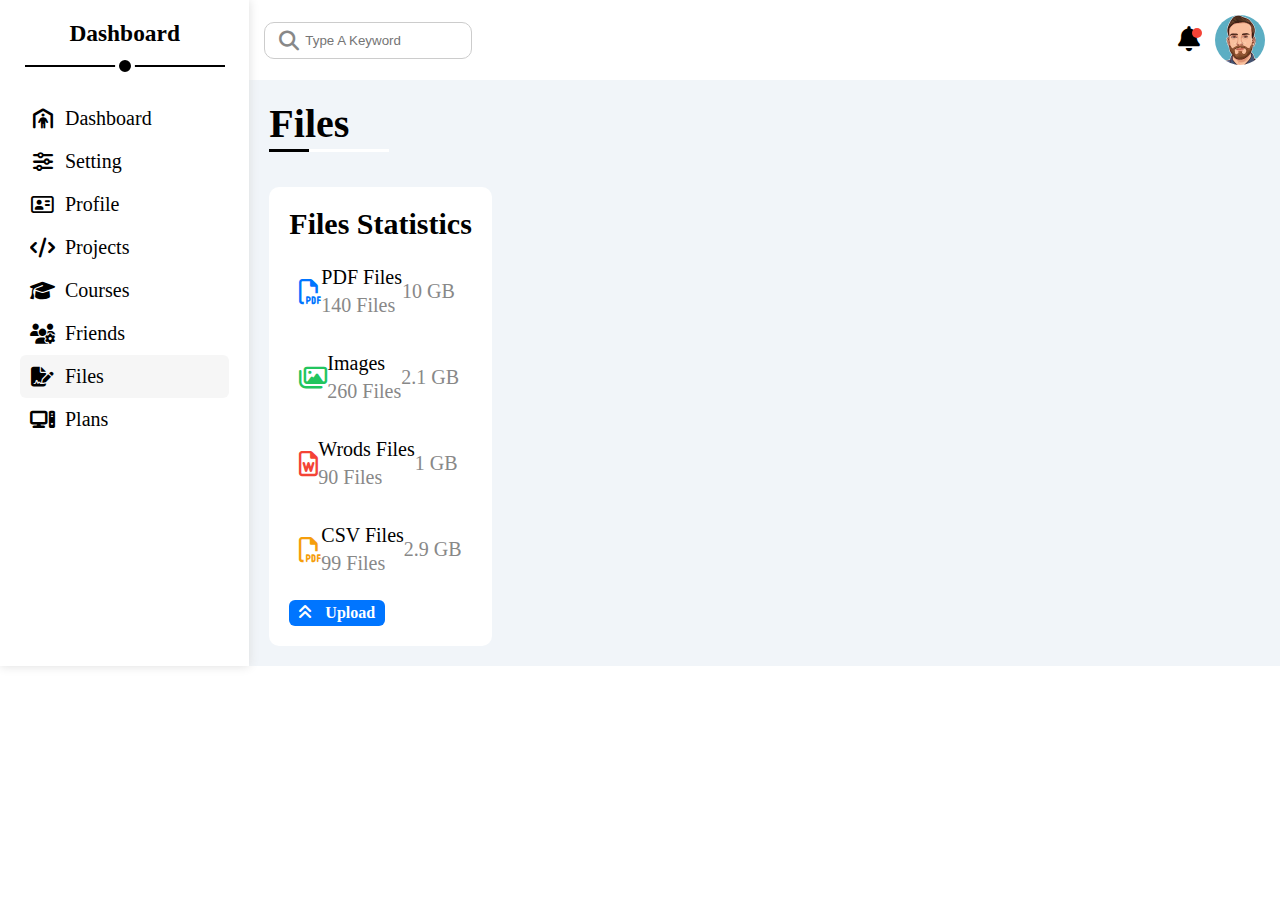
<file: files.html>
<!DOCTYPE html>
<html lang="en">

<head>
    <meta charset="UTF-8" />
    <meta http-equiv="X-UA-Compatible" content="IE=edge" />
    <meta name="viewport" content="width=device-width, initial-scale=1.0" />
    <link rel="stylesheet" href="css/all.min.css" />
    <link rel="stylesheet" href="css/main.css" />
    <link rel="stylesheet" href="css/framework.css" />
    <title>Files</title>
</head>

<body>
    <div class="body-page d-flex">
        <div class="sidebar bg-white p-20 relative">
            <h3 class="relative txt-center mt-0">Dashboard</h3>
            <ul>
                <li>
                    <a class="d-flex align-center color-black rad-6 p-10" href="index.html">
                        <i class="fa-solid fa-person-shelter fa-fw"></i>
                        <span>Dashboard</span>
                    </a>
                </li>
                <li>
                    <a class="d-flex align-center color-black rad-6 p-10" href="setting.html">
                        <i class="fa-solid fa-sliders fa-fw"></i> <span>Setting</span>
                    </a>
                </li>
                <li>
                    <a class="d-flex align-center color-black rad-6 p-10" href="profile.html">
                        <i class="fa-regular fa-address-card fa-fw"></i>
                        <span>Profile</span>
                    </a>
                </li>
                <li>
                    <a class="d-flex align-center color-black rad-6 p-10" href="projects.html">
                        <i class="fa-solid fa-code fa-fw"></i>
                        <span>Projects</span>
                    </a>
                </li>
                <li>
                    <a class="d-flex align-center color-black rad-6 p-10" href="courses.html">
                        <i class="fa-solid fa-graduation-cap fa-fw"></i>
                        <span>Courses</span>
                    </a>
                </li>
                <li>
                    <a class="d-flex align-center color-black rad-6 p-10" href="friends.html">
                        <i class="fa-solid fa-users-gear fa-fw"></i>
                        <span>Friends</span>
                    </a>
                </li>
                <li>
                    <a class="active d-flex align-center color-black rad-6 p-10" href="files.html">
                        <i class="fa-solid fa-file-signature fa-fw"></i>
                        <span>Files</span>
                    </a>
                </li>
                <li>
                    <a class="d-flex align-center color-black rad-6 p-10" href="plans.html">
                        <i class="fa-solid fa-computer fa-fw"></i>
                        <span>Plans</span>
                    </a>
                </li>
            </ul>
        </div>
        <div class="content width-full">
            <!-- Head Section  -->

            <div class="head bg-white p-15 between-flex">
                <div class="search relative">
                    <!-- <i class="fa fa-search fa-lg" aria-hidden="true"></i> -->
                    <input class="p-10 rad-10 border-color" type="search" placeholder="Type A Keyword" />
                </div>
                <div class="icons d-flex align-center">
                    <span class="notification relative">
                        <i class="fa-solid fa-bell fa-lg"></i>
                    </span>
                    <img src="img/avatar-05.png" alt="avatar" />
                </div>
            </div>

            <!-- Head Section  -->

            <h1 class="relative">Files</h1>
            <div class="files-page d-flex m-20 gap-20">
                <div class="files-stats p-20 bg-white rad-10">
                    <h2 class="mt-0 mb-15 txt-center-mob">Files Statistics</h2>
                    <div class="d-flex align-center border-eee p-10 rad-6 mb-15">
                        <i class="fa-regular fa-file-pdf fa-lg blue center-flex color-blue icon"></i>
                        <div class="info">
                            <span>PDF Files</span>
                            <span class="color-grey d-block mt-5">140 Files</span>
                        </div>
                        <div class="size color-grey">10 GB</div>
                    </div>
                    <div class="d-flex align-center border-eee p-10 rad-6 mb-15">
                        <i class="fa-regular fa-images fa-lg green center-flex color-green icon"></i>
                        <div class="info">
                            <span>Images</span>
                            <span class="color-grey d-block mt-5">260 Files</span>
                        </div>
                        <div class="size color-grey">2.1 GB</div>
                    </div>
                    <div class="d-flex align-center border-eee p-10 rad-6 mb-15">
                        <i class="fa-regular fa-file-word fa-lg red center-flex color-red icon"></i>
                        <div class="info">
                            <span>Wrods Files</span>
                            <span class="color-grey d-block mt-5">90 Files</span>
                        </div>
                        <div class="size color-grey">1 GB</div>
                    </div>
                    <div class="d-flex align-center border-eee p-10 rad-6 mb-15">
                        <i class="fa-regular fa-file-pdf fa-lg orange center-flex color-orange icon"></i>
                        <div class="info">
                            <span>CSV Files</span>
                            <span class="color-grey d-block mt-5">99 Files</span>
                        </div>
                        <div class="size color-grey">2.9 GB</div>
                    </div>
                    <a class="upload bg-blue color-white d-block rad-6 width-fit btn-shape" href="#">
                        <i class="fa-solid fa-angles-up mr-10"></i>
                        Upload
                    </a>
                </div>
            </div>
        </div>
    </div>
</body>

</html>
</file>
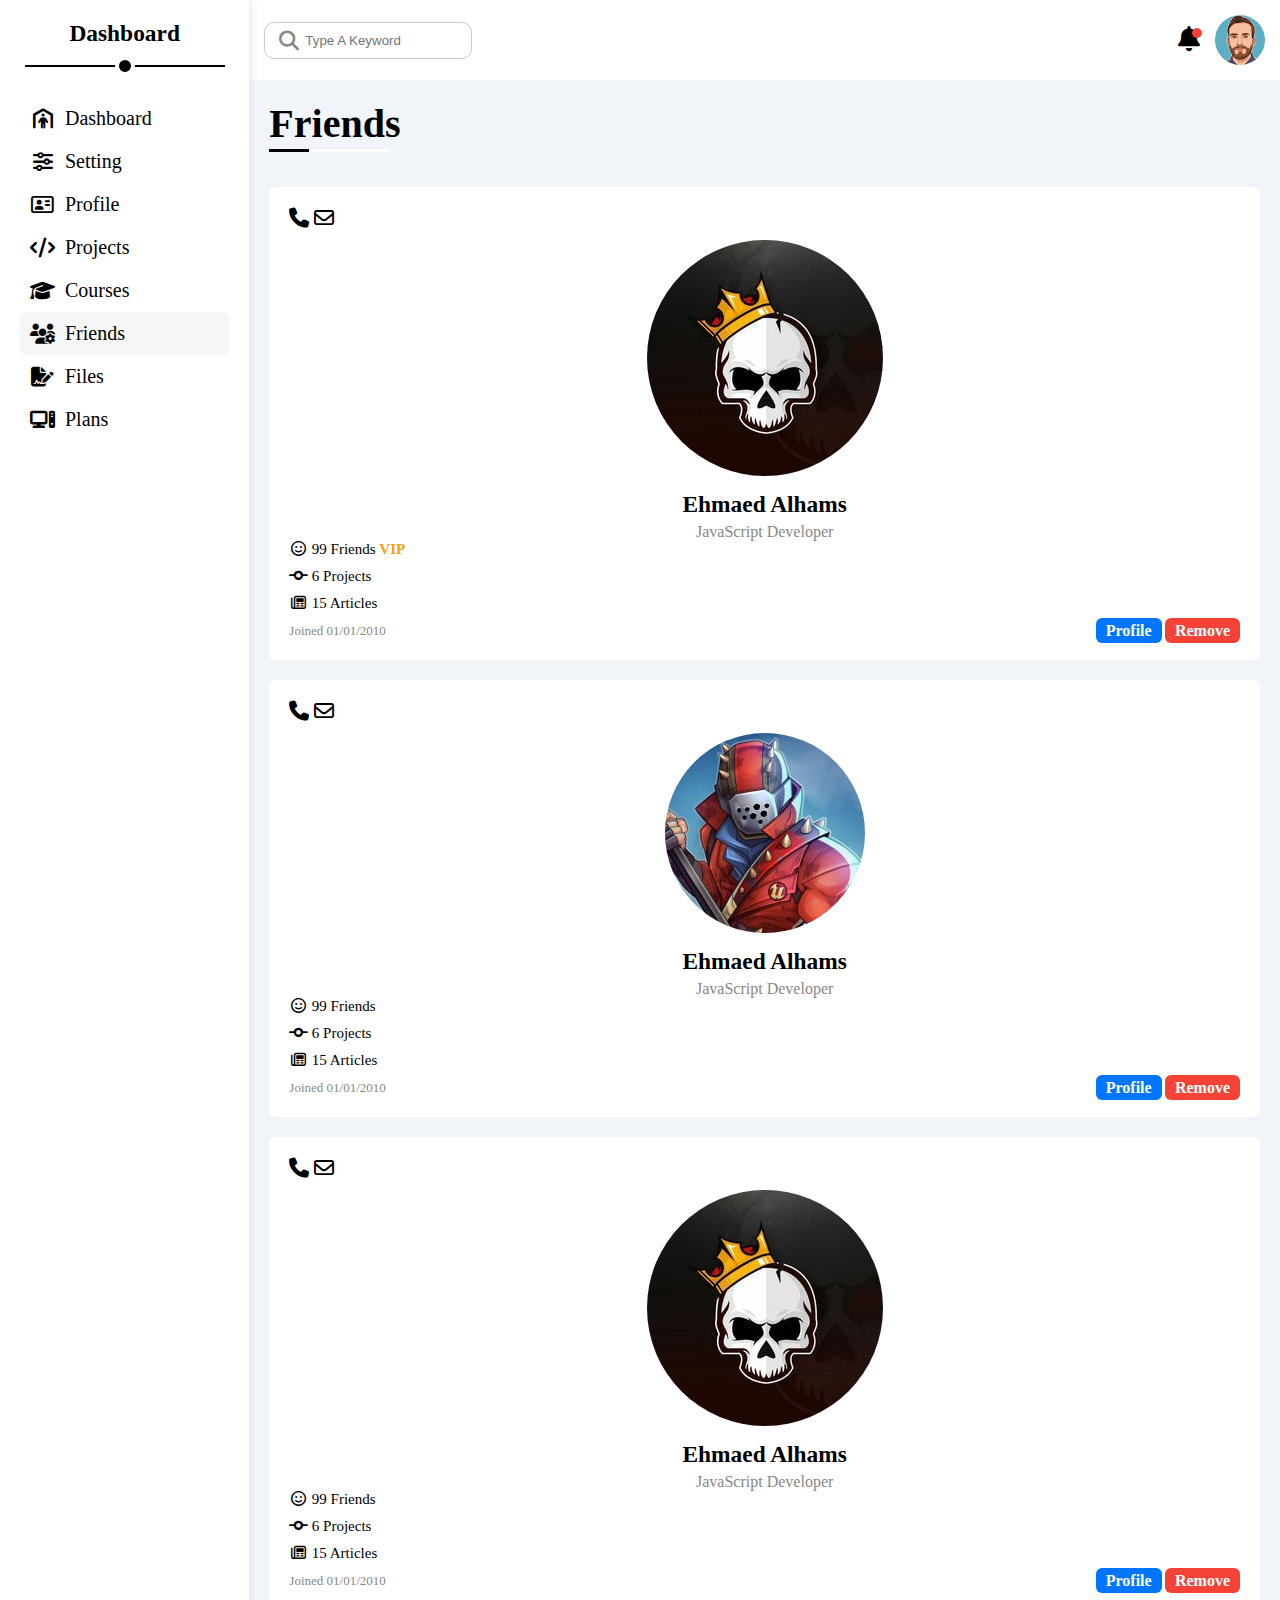
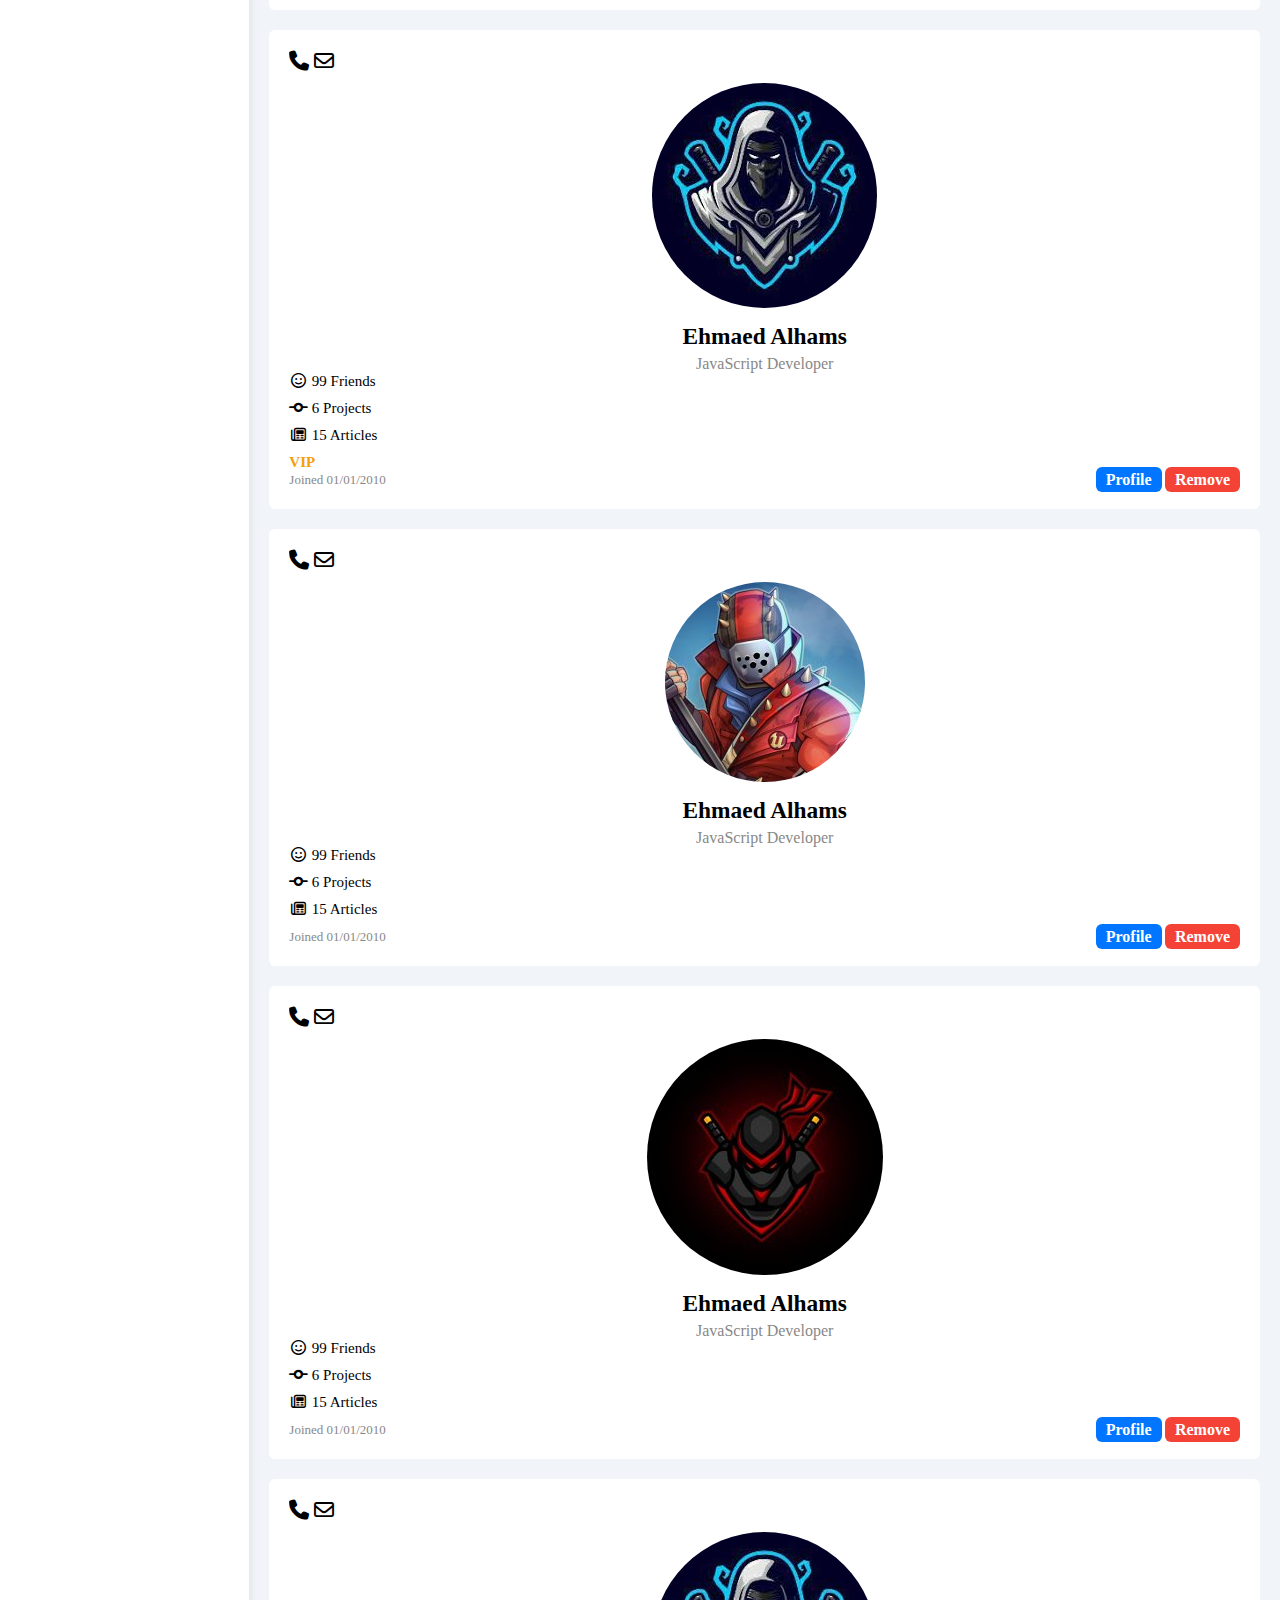
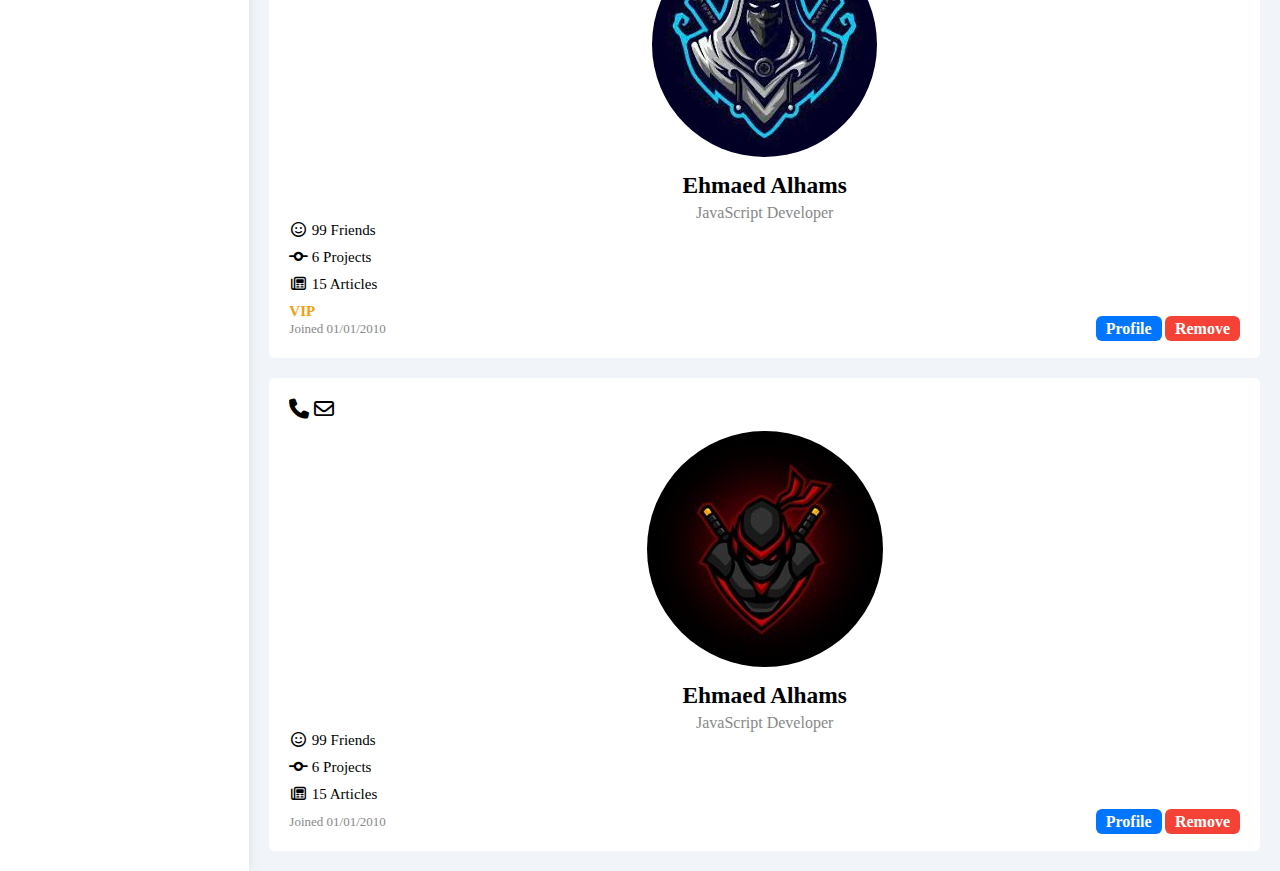
<file: friends.html>
<!DOCTYPE html>
<html lang="en">

<head>
    <meta charset="UTF-8" />
    <meta http-equiv="X-UA-Compatible" content="IE=edge" />
    <meta name="viewport" content="width=device-width, initial-scale=1.0" />
    <link rel="stylesheet" href="css/all.min.css" />
    <link rel="stylesheet" href="css/main.css" />
    <link rel="stylesheet" href="css/framework.css" />
    <title>Friends</title>
</head>

<body>
    <div class="body-page d-flex">
        <div class="sidebar bg-white p-20 relative">
            <h3 class="relative txt-center mt-0">Dashboard</h3>
            <ul>
                <li>
                    <a class="d-flex align-center color-black rad-6 p-10" href="index.html">
                        <i class="fa-solid fa-person-shelter fa-fw"></i>
                        <span>Dashboard</span>
                    </a>
                </li>
                <li>
                    <a class="d-flex align-center color-black rad-6 p-10" href="setting.html">
                        <i class="fa-solid fa-sliders fa-fw"></i> <span>Setting</span>
                    </a>
                </li>
                <li>
                    <a class="d-flex align-center color-black rad-6 p-10" href="profile.html">
                        <i class="fa-regular fa-address-card fa-fw"></i>
                        <span>Profile</span>
                    </a>
                </li>
                <li>
                    <a class="d-flex align-center color-black rad-6 p-10" href="projects.html">
                        <i class="fa-solid fa-code fa-fw"></i>
                        <span>Projects</span>
                    </a>
                </li>
                <li>
                    <a class="d-flex align-center color-black rad-6 p-10" href="courses.html">
                        <i class="fa-solid fa-graduation-cap fa-fw"></i>
                        <span>Courses</span>
                    </a>
                </li>
                <li>
                    <a class="active d-flex align-center color-black rad-6 p-10" href="friends.html">
                        <i class="fa-solid fa-users-gear fa-fw"></i>
                        <span>Friends</span>
                    </a>
                </li>
                <li>
                    <a class="d-flex align-center color-black rad-6 p-10" href="files.html">
                        <i class="fa-solid fa-file-signature fa-fw"></i>
                        <span>Files</span>
                    </a>
                </li>
                <li>
                    <a class="d-flex align-center color-black rad-6 p-10" href="plans.html">
                        <i class="fa-solid fa-computer fa-fw"></i>
                        <span>Plans</span>
                    </a>
                </li>
            </ul>
        </div>
        <div class="content width-full">
            <!-- Head Section  -->

            <div class="head bg-white p-15 between-flex">
                <div class="search relative">
                    <!-- <i class="fa fa-search fa-lg" aria-hidden="true"></i> -->
                    <input class="p-10 rad-10 border-color" type="search" placeholder="Type A Keyword" />
                </div>
                <div class="icons d-flex align-center">
                    <span class="notification relative">
                        <i class="fa-solid fa-bell fa-lg"></i>
                    </span>
                    <img src="img/avatar-05.png" alt="avatar" />
                </div>
            </div>

            <!-- Head Section  -->

            <h1 class="relative">Friends</h1>
            <div class="friends-page d-grid m-20 gap-20">
                <section class="friend-card bg-white rad-6 relative">
                    <div class="content">
                        <i class="fa-solid fa-phone" aria-hidden="true"></i>
                        <i class="fa-regular fa-envelope" aria-hidden="true"></i>
                    </div>
                    <div class="txt-center">
                        <img class="rad-50 mt-10 mb-10 width-100 height-100" src="img/friend-05.jpg" alt="friends">
                        <h3 class="m-0">Ehmaed Alhams</h3>
                        <p class="color-grey fs-16 mt-5 mb-0">JavaScript Developer</p>
                    </div>
                    <div class="detail-with-icons fs-15 relative">
                        <div class="mb-10">
                            <i class="fa-regular fa-face-smile fa-fw"></i>
                            <span>99 Friends</span>
                            <span class="vip font-bold color-orange">VIP</span>
                        </div>
                        <div class="mb-10">
                            <i class="fa-solid fa-code-commit fa-fw"></i>
                            <span>6 Projects</span>
                        </div>
                        <div class="mb-10">
                            <i class="fa-regular fa-newspaper fa-fw"></i> <span>15 Articles</span>
                        </div>
                    </div>
                    <div class="info between-flex fs-13">
                        <span class="color-grey">Joined 01/01/2010</span>
                        <div>
                            <a class="bg-blue color-white btn-shape" href="profile.html">Profile</a>
                            <a class="bg-red color-white btn-shape" href="">Remove</a>
                        </div>
                    </div>
                </section>
                <section class="friend-card bg-white rad-6 p-20 relative">
                    <div class="content">
                        <i class="fa-solid fa-phone" aria-hidden="true"></i>
                        <i class="fa-regular fa-envelope" aria-hidden="true"></i>
                    </div>
                    <div class="txt-center">
                        <img class="rad-50 mt-10 mb-10 width-100 height-100" src="img/friend-01.jpg" alt="friends">
                        <h3 class="m-0">Ehmaed Alhams</h3>
                        <p class="color-grey fs-16 mt-5 mb-0">JavaScript Developer</p>
                    </div>
                    <div class="detail-with-icons fs-15 relative">
                        <div class="mb-10">
                            <i class="fa-regular fa-face-smile fa-fw"></i>
                            <span>99 Friends</span>
                        </div>
                        <div class="mb-10">
                            <i class="fa-solid fa-code-commit fa-fw"></i>
                            <span>6 Projects</span>
                        </div>
                        <div class="mb-10">
                            <i class="fa-regular fa-newspaper fa-fw"></i> <span>15 Articles</span>
                        </div>
                    </div>
                    <div class="info between-flex fs-13">
                        <span class="color-grey">Joined 01/01/2010</span>
                        <div>
                            <a class="bg-blue color-white btn-shape" href="profile.html">Profile</a>
                            <a class="bg-red color-white btn-shape" href="">Remove</a>
                        </div>
                    </div>
                </section>
                <section class="friend-card bg-white rad-6 p-20 relative">
                    <div class="content">
                        <i class="fa-solid fa-phone" aria-hidden="true"></i>
                        <i class="fa-regular fa-envelope" aria-hidden="true"></i>
                    </div>
                    <div class="txt-center">
                        <img class="rad-50 mt-10 mb-10 width-100 height-100" src="img/friend-05.jpg" alt="friends">
                        <h3 class="m-0">Ehmaed Alhams</h3>
                        <p class="color-grey fs-16 mt-5 mb-0">JavaScript Developer</p>
                    </div>
                    <div class="detail-with-icons fs-15 relative">
                        <div class="mb-10">
                            <i class="fa-regular fa-face-smile fa-fw"></i>
                            <span>99 Friends</span>
                        </div>
                        <div class="mb-10">
                            <i class="fa-solid fa-code-commit fa-fw"></i>
                            <span>6 Projects</span>
                        </div>
                        <div class="mb-10">
                            <i class="fa-regular fa-newspaper fa-fw"></i> <span>15 Articles</span>
                        </div>
                    </div>
                    <div class="info between-flex fs-13">
                        <span class="color-grey">Joined 01/01/2010</span>
                        <div>
                            <a class="bg-blue color-white btn-shape" href="profile.html">Profile</a>
                            <a class="bg-red color-white btn-shape" href="">Remove</a>
                        </div>
                    </div>
                </section>
                <section class="friend-card bg-white rad-6 p-20 relative">
                    <div class="content">
                        <i class="fa-solid fa-phone" aria-hidden="true"></i>
                        <i class="fa-regular fa-envelope" aria-hidden="true"></i>
                    </div>
                    <div class="txt-center">
                        <img class="rad-50 mt-10 mb-10 width-100 height-100" src="img/friend-02.jpg" alt="friends">
                        <h3 class="m-0">Ehmaed Alhams</h3>
                        <p class="color-grey fs-16 mt-5 mb-0">JavaScript Developer</p>
                    </div>
                    <div class="detail-with-icons fs-15 relative">
                        <div class="mb-10">
                            <i class="fa-regular fa-face-smile fa-fw"></i>
                            <span>99 Friends</span>
                        </div>
                        <div class="mb-10">
                            <i class="fa-solid fa-code-commit fa-fw"></i>
                            <span>6 Projects</span>
                        </div>
                        <div class="mb-10">
                            <i class="fa-regular fa-newspaper fa-fw"></i> <span>15 Articles</span>
                        </div>
                        <span class="vip font-bold color-orange">VIP</span>
                    </div>
                    <div class="info between-flex fs-13">
                        <span class="color-grey">Joined 01/01/2010</span>
                        <div>
                            <a class="bg-blue color-white btn-shape" href="profile.html">Profile</a>
                            <a class="bg-red color-white btn-shape" href="">Remove</a>
                        </div>
                    </div>
                </section>
                <section class="friend-card bg-white rad-6 p-20 relative">
                    <div class="content">
                        <i class="fa-solid fa-phone" aria-hidden="true"></i>
                        <i class="fa-regular fa-envelope" aria-hidden="true"></i>
                    </div>
                    <div class="txt-center">
                        <img class="rad-50 mt-10 mb-10 width-100 height-100" src="img/friend-01.jpg" alt="friends">
                        <h3 class="m-0">Ehmaed Alhams</h3>
                        <p class="color-grey fs-16 mt-5 mb-0">JavaScript Developer</p>
                    </div>
                    <div class="detail-with-icons fs-15 relative">
                        <div class="mb-10">
                            <i class="fa-regular fa-face-smile fa-fw"></i>
                            <span>99 Friends</span>
                        </div>
                        <div class="mb-10">
                            <i class="fa-solid fa-code-commit fa-fw"></i>
                            <span>6 Projects</span>
                        </div>
                        <div class="mb-10">
                            <i class="fa-regular fa-newspaper fa-fw"></i> <span>15 Articles</span>
                        </div>
                    </div>
                    <div class="info between-flex fs-13">
                        <span class="color-grey">Joined 01/01/2010</span>
                        <div>
                            <a class="bg-blue color-white btn-shape" href="profile.html">Profile</a>
                            <a class="bg-red color-white btn-shape" href="">Remove</a>
                        </div>
                    </div>
                </section>
                <section class="friend-card bg-white rad-6 p-20 relative">
                    <div class="content">
                        <i class="fa-solid fa-phone" aria-hidden="true"></i>
                        <i class="fa-regular fa-envelope" aria-hidden="true"></i>
                    </div>
                    <div class="txt-center">
                        <img class="rad-50 mt-10 mb-10 width-100 height-100" src="img/friend-04.jpg" alt="friends">
                        <h3 class="m-0">Ehmaed Alhams</h3>
                        <p class="color-grey fs-16 mt-5 mb-0">JavaScript Developer</p>
                    </div>
                    <div class="detail-with-icons fs-15 relative">
                        <div class="mb-10">
                            <i class="fa-regular fa-face-smile fa-fw"></i>
                            <span>99 Friends</span>
                        </div>
                        <div class="mb-10">
                            <i class="fa-solid fa-code-commit fa-fw"></i>
                            <span>6 Projects</span>
                        </div>
                        <div class="mb-10">
                            <i class="fa-regular fa-newspaper fa-fw"></i> <span>15 Articles</span>
                        </div>
                    </div>
                    <div class="info between-flex fs-13">
                        <span class="color-grey">Joined 01/01/2010</span>
                        <div>
                            <a class="bg-blue color-white btn-shape" href="profile.html">Profile</a>
                            <a class="bg-red color-white btn-shape" href="">Remove</a>
                        </div>
                    </div>
                </section>
                <section class="friend-card bg-white rad-6 p-20 relative">
                    <div class="content">
                        <i class="fa-solid fa-phone" aria-hidden="true"></i>
                        <i class="fa-regular fa-envelope" aria-hidden="true"></i>
                    </div>
                    <div class="txt-center">
                        <img class="rad-50 mt-10 mb-10 width-100 height-100" src="img/friend-02.jpg" alt="friends">
                        <h3 class="m-0">Ehmaed Alhams</h3>
                        <p class="color-grey fs-16 mt-5 mb-0">JavaScript Developer</p>
                    </div>
                    <div class="detail-with-icons fs-15 relative">
                        <div class="mb-10">
                            <i class="fa-regular fa-face-smile fa-fw"></i>
                            <span>99 Friends</span>
                        </div>
                        <div class="mb-10">
                            <i class="fa-solid fa-code-commit fa-fw"></i>
                            <span>6 Projects</span>
                        </div>
                        <div class="mb-10">
                            <i class="fa-regular fa-newspaper fa-fw"></i> <span>15 Articles</span>
                        </div>
                        <span class="vip font-bold color-orange">VIP</span>
                    </div>
                    <div class="info between-flex fs-13">
                        <span class="color-grey">Joined 01/01/2010</span>
                        <div>
                            <a class="bg-blue color-white btn-shape" href="profile.html">Profile</a>
                            <a class="bg-red color-white btn-shape" href="">Remove</a>
                        </div>
                    </div>
                </section>
                <section class="friend-card bg-white rad-6 p-20 relative">
                    <div class="content">
                        <i class="fa-solid fa-phone" aria-hidden="true"></i>
                        <i class="fa-regular fa-envelope" aria-hidden="true"></i>
                    </div>
                    <div class="txt-center">
                        <img class="rad-50 mt-10 mb-10 width-100 height-100" src="img/friend-04.jpg" alt="friends">
                        <h3 class="m-0">Ehmaed Alhams</h3>
                        <p class="color-grey fs-16 mt-5 mb-0">JavaScript Developer</p>
                    </div>
                    <div class="detail-with-icons fs-15 relative">
                        <div class="mb-10">
                            <i class="fa-regular fa-face-smile fa-fw"></i>
                            <span>99 Friends</span>
                        </div>
                        <div class="mb-10">
                            <i class="fa-solid fa-code-commit fa-fw"></i>
                            <span>6 Projects</span>
                        </div>
                        <div class="mb-10">
                            <i class="fa-regular fa-newspaper fa-fw"></i> <span>15 Articles</span>
                        </div>
                    </div>
                    <div class="info between-flex fs-13">
                        <span class="color-grey">Joined 01/01/2010</span>
                        <div>
                            <a class="bg-blue color-white btn-shape" href="profile.html">Profile</a>
                            <a class="bg-red color-white btn-shape" href="">Remove</a>
                        </div>
                    </div>
                </section>
            </div>
        </div>
    </div>
</body>

</html>
</file>
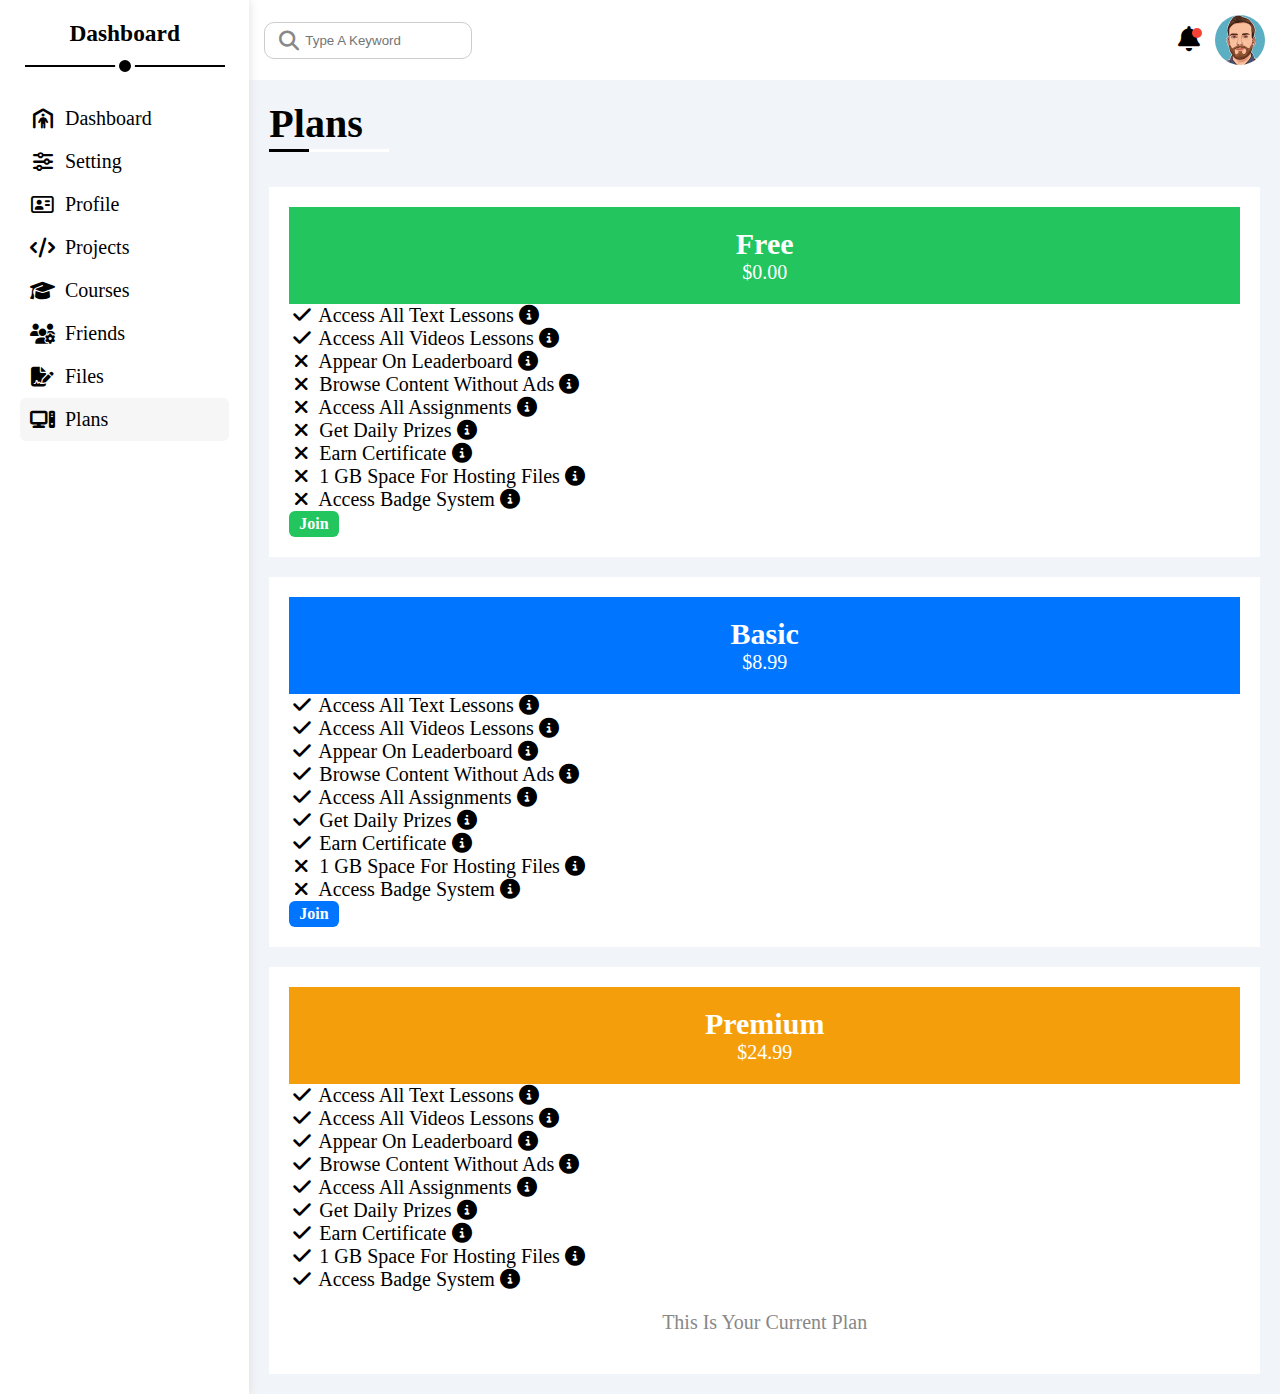
<file: plans.html>
<!DOCTYPE html>
<html lang="en">

<head>
    <meta charset="UTF-8" />
    <meta http-equiv="X-UA-Compatible" content="IE=edge" />
    <meta name="viewport" content="width=device-width, initial-scale=1.0" />
    <link rel="stylesheet" href="css/all.min.css" />
    <link rel="stylesheet" href="css/main.css" />
    <link rel="stylesheet" href="css/framework.css" />
    <title>Plans</title>
</head>

<body>
    <div class="body-page d-flex">
        <div class="sidebar bg-white p-20 relative">
            <h3 class="relative txt-center mt-0">Dashboard</h3>
            <ul>
                <li>
                    <a class="d-flex align-center color-black rad-6 p-10" href="index.html">
                        <i class="fa-solid fa-person-shelter fa-fw"></i>
                        <span>Dashboard</span>
                    </a>
                </li>
                <li>
                    <a class="d-flex align-center color-black rad-6 p-10" href="setting.html">
                        <i class="fa-solid fa-sliders fa-fw"></i> <span>Setting</span>
                    </a>
                </li>
                <li>
                    <a class="d-flex align-center color-black rad-6 p-10" href="profile.html">
                        <i class="fa-regular fa-address-card fa-fw"></i>
                        <span>Profile</span>
                    </a>
                </li>
                <li>
                    <a class="d-flex align-center color-black rad-6 p-10" href="projects.html">
                        <i class="fa-solid fa-code fa-fw"></i>
                        <span>Projects</span>
                    </a>
                </li>
                <li>
                    <a class="d-flex align-center color-black rad-6 p-10" href="courses.html">
                        <i class="fa-solid fa-graduation-cap fa-fw"></i>
                        <span>Courses</span>
                    </a>
                </li>
                <li>
                    <a class="d-flex align-center color-black rad-6 p-10" href="friends.html">
                        <i class="fa-solid fa-users-gear fa-fw"></i>
                        <span>Friends</span>
                    </a>
                </li>
                <li>
                    <a class="d-flex align-center color-black rad-6 p-10" href="files.html">
                        <i class="fa-solid fa-file-signature fa-fw"></i>
                        <span>Files</span>
                    </a>
                </li>
                <li>
                    <a class="active d-flex align-center color-black rad-6 p-10" href="plans.html">
                        <i class="fa-solid fa-computer fa-fw"></i>
                        <span>Plans</span>
                    </a>
                </li>
            </ul>
        </div>
        <div class="content width-full">
            <!-- Head Section  -->

            <div class="head bg-white p-15 between-flex">
                <div class="search relative">
                    <!-- <i class="fa fa-search fa-lg" aria-hidden="true"></i> -->
                    <input class="p-10 rad-10 border-color" type="search" placeholder="Type A Keyword" />
                </div>
                <div class="icons d-flex align-center">
                    <span class="notification relative">
                        <i class="fa-solid fa-bell fa-lg"></i>
                    </span>
                    <img src="img/avatar-05.png" alt="avatar" />
                </div>
            </div>

            <!-- Head Section  -->

            <h1 class="relative">Plans</h1>
            <div class="plans-page d-grid m-20 gap-20">
                <div class="plan green bg-white p-20">
                    <div class="payment-plan bg-green txt-center p-20">
                        <h2 class="m-0 color-white">Free</h2>
                        <div class="price color-white"><span>$</span>0.00</div>
                    </div>
                    <ul class="m-0">
                        <li>
                            <i class="fa-solid fa-check fa-fw yes"></i>
                            <span>Access All Text Lessons</span>
                            <i class="fa-solid fa-circle-info help"></i>
                        </li>
                        <li>
                            <i class="fa-solid fa-check fa-fw yes"></i>
                            <span>Access All Videos Lessons</span>
                            <i class="fa-solid fa-circle-info help"></i>
                        </li>
                        <li>
                            <i class="fa-solid fa-xmark fa-fw"></i>
                            <span>Appear On Leaderboard</span>
                            <i class="fa-solid fa-circle-info help"></i>
                        </li>
                        <li>
                            <i class="fa-solid fa-xmark fa-fw"></i>
                            <span>Browse Content Without Ads</span>
                            <i class="fa-solid fa-circle-info help"></i>
                        </li>
                        <li>
                            <i class="fa-solid fa-xmark fa-fw"></i>
                            <span>Access All Assignments</span>
                            <i class="fa-solid fa-circle-info help"></i>
                        </li>
                        <li>
                            <i class="fa-solid fa-xmark fa-fw"></i>
                            <span>Get Daily Prizes</span>
                            <i class="fa-solid fa-circle-info help"></i>
                        </li>
                        <li>
                            <i class="fa-solid fa-xmark fa-fw"></i>
                            <span>Earn Certificate</span>
                            <i class="fa-solid fa-circle-info help"></i>
                        </li>
                        <li>
                            <i class="fa-solid fa-xmark fa-fw"></i>
                            <span>1 GB Space For Hosting Files</span>
                            <i class="fa-solid fa-circle-info help"></i>
                        </li>
                        <li>
                            <i class="fa-solid fa-xmark fa-fw"></i>
                            <span>Access Badge System</span>
                            <i class="fa-solid fa-circle-info help"></i>
                        </li>
                    </ul>
                    <a class="btn-shape bg-green color-white d-block width-fit" href="#">Join</a>
                </div>
                <div class="plan blue bg-white p-20">
                    <div class="payment-plan bg-blue txt-center p-20">
                        <h2 class="m-0 color-white">Basic</h2>
                        <div class="price color-white"><span>$</span>8.99</div>
                    </div>
                    <ul class="m-0">
                        <li>
                            <i class="fa-solid fa-check fa-fw yes"></i>
                            <span>Access All Text Lessons</span>
                            <i class="fa-solid fa-circle-info help"></i>
                        </li>
                        <li>
                            <i class="fa-solid fa-check fa-fw yes"></i>
                            <span>Access All Videos Lessons</span>
                            <i class="fa-solid fa-circle-info help"></i>
                        </li>
                        <li>
                            <i class="fa-solid fa-check fa-fw yes"></i>
                            <span>Appear On Leaderboard</span>
                            <i class="fa-solid fa-circle-info help"></i>
                        </li>
                        <li>
                            <i class="fa-solid fa-check fa-fw yes"></i>
                            <span>Browse Content Without Ads</span>
                            <i class="fa-solid fa-circle-info help"></i>
                        </li>
                        <li>
                            <i class="fa-solid fa-check fa-fw yes"></i>
                            <span>Access All Assignments</span>
                            <i class="fa-solid fa-circle-info help"></i>
                        </li>
                        <li>
                            <i class="fa-solid fa-check fa-fw yes"></i>
                            <span>Get Daily Prizes</span>
                            <i class="fa-solid fa-circle-info help"></i>
                        </li>
                        <li>
                            <i class="fa-solid fa-check fa-fw yes"></i>
                            <span>Earn Certificate</span>
                            <i class="fa-solid fa-circle-info help"></i>
                        </li>
                        <li>
                            <i class="fa-solid fa-xmark fa-fw"></i>
                            <span>1 GB Space For Hosting Files</span>
                            <i class="fa-solid fa-circle-info help"></i>
                        </li>
                        <li>
                            <i class="fa-solid fa-xmark fa-fw"></i>
                            <span>Access Badge System</span>
                            <i class="fa-solid fa-circle-info help"></i>
                        </li>
                    </ul>
                    <a class="btn-shape bg-blue color-white d-block width-fit" href="#">Join</a>
                </div>
                <div class="plan orange bg-white p-20">
                    <div class="payment-plan bg-orange txt-center p-20">
                        <h2 class="m-0 color-white">Premium</h2>
                        <div class="price color-white"><span>$</span>24.99</div>
                    </div>
                    <ul class="m-0">
                        <li>
                            <i class="fa-solid fa-check fa-fw yes"></i>
                            <span>Access All Text Lessons</span>
                            <i class="fa-solid fa-circle-info help"></i>
                        </li>
                        <li>
                            <i class="fa-solid fa-check fa-fw yes"></i>
                            <span>Access All Videos Lessons</span>
                            <i class="fa-solid fa-circle-info help"></i>
                        </li>
                        <li>
                            <i class="fa-solid fa-check fa-fw yes"></i>
                            <span>Appear On Leaderboard</span>
                            <i class="fa-solid fa-circle-info help"></i>
                        </li>
                        <li>
                            <i class="fa-solid fa-check fa-fw yes"></i>
                            <span>Browse Content Without Ads</span>
                            <i class="fa-solid fa-circle-info help"></i>
                        </li>
                        <li>
                            <i class="fa-solid fa-check fa-fw yes"></i>
                            <span>Access All Assignments</span>
                            <i class="fa-solid fa-circle-info help"></i>
                        </li>
                        <li>
                            <i class="fa-solid fa-check fa-fw yes"></i>
                            <span>Get Daily Prizes</span>
                            <i class="fa-solid fa-circle-info help"></i>
                        </li>
                        <li>
                            <i class="fa-solid fa-check fa-fw yes"></i>
                            <span>Earn Certificate</span>
                            <i class="fa-solid fa-circle-info help"></i>
                        </li>
                        <li>
                            <i class="fa-solid fa-check fa-fw yes"></i>
                            <span>1 GB Space For Hosting Files</span>
                            <i class="fa-solid fa-circle-info help"></i>
                        </li>
                        <li>
                            <i class="fa-solid fa-check fa-fw yes"></i>
                            <span>Access Badge System</span>
                            <i class="fa-solid fa-circle-info help"></i>
                        </li>
                    </ul>
                    <!-- <a class="btn-shape bg-orange color-white d-block width-fit" href="#">Join</a> -->
                    <p class="color-grey txt-center">This Is Your Current Plan</p>
                </div>
            </div>
        </div>
    </div>
    </div>
</body>

</html>
</file>
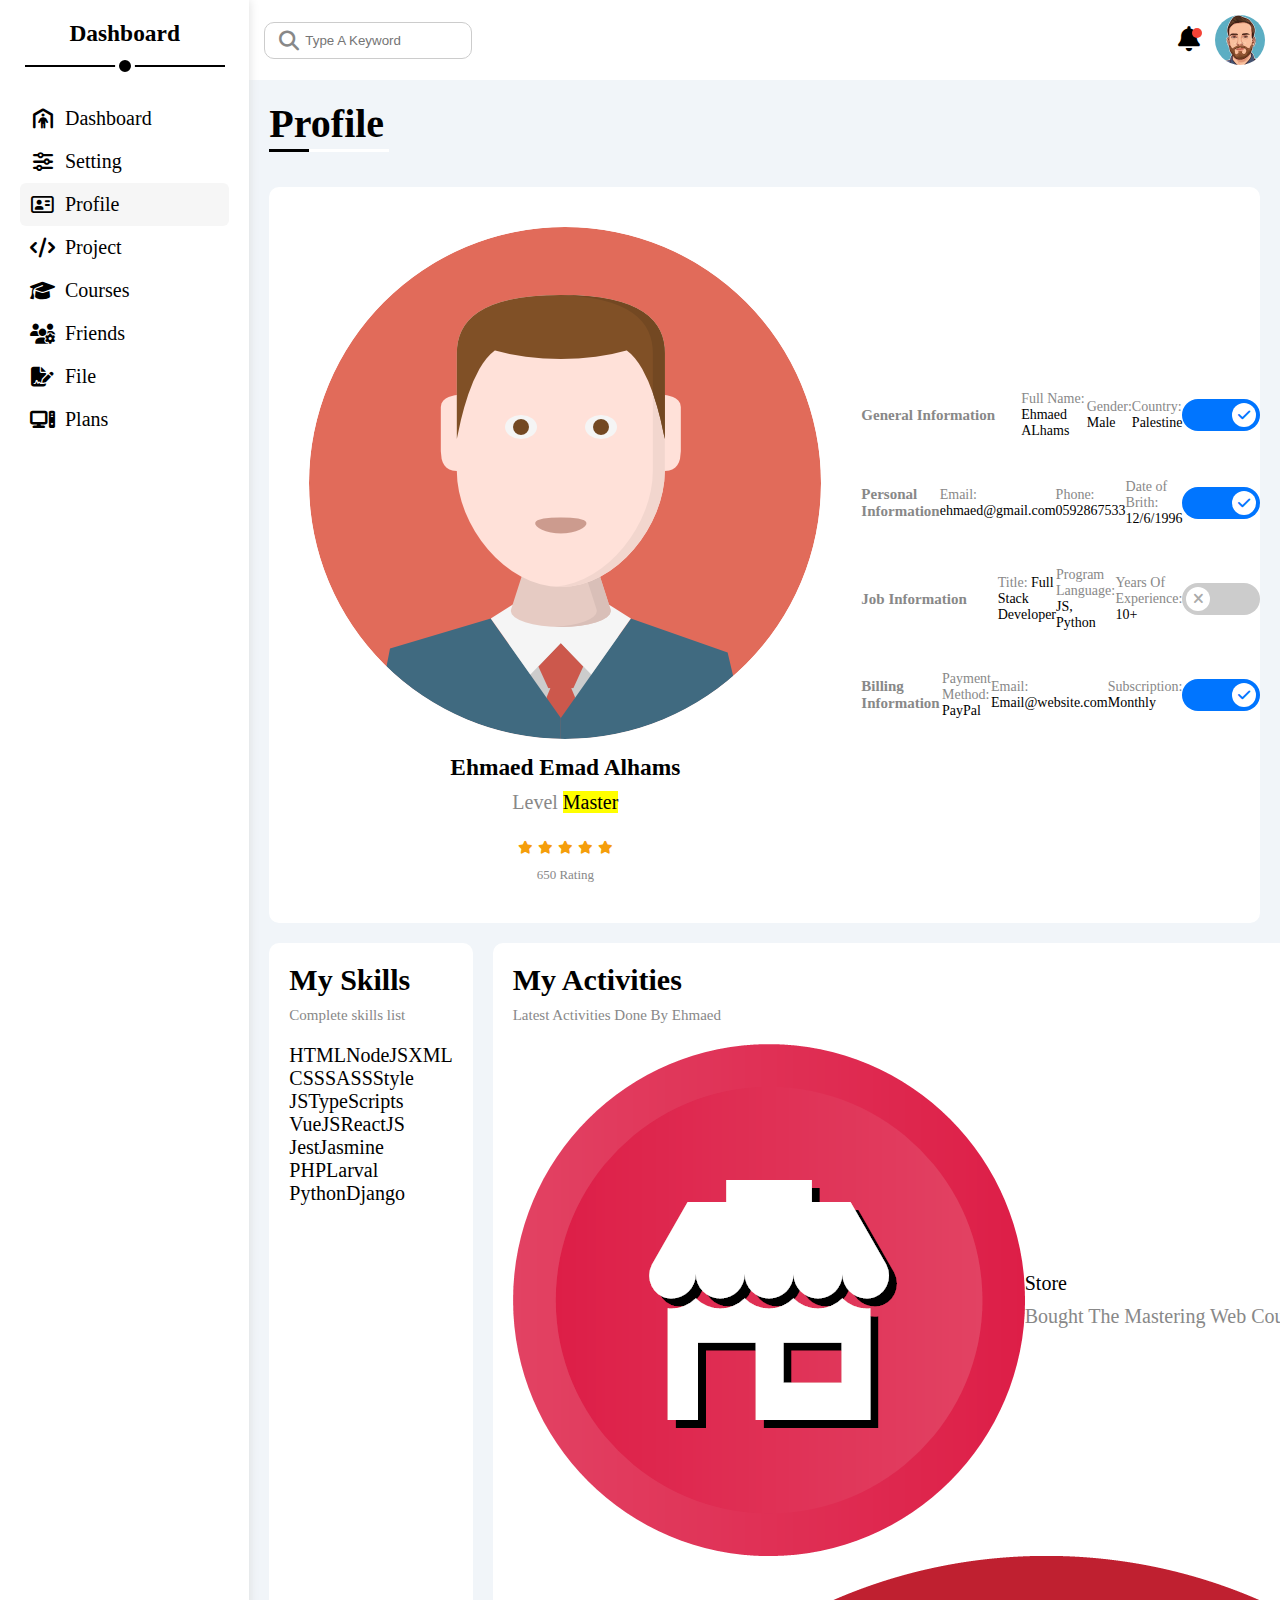
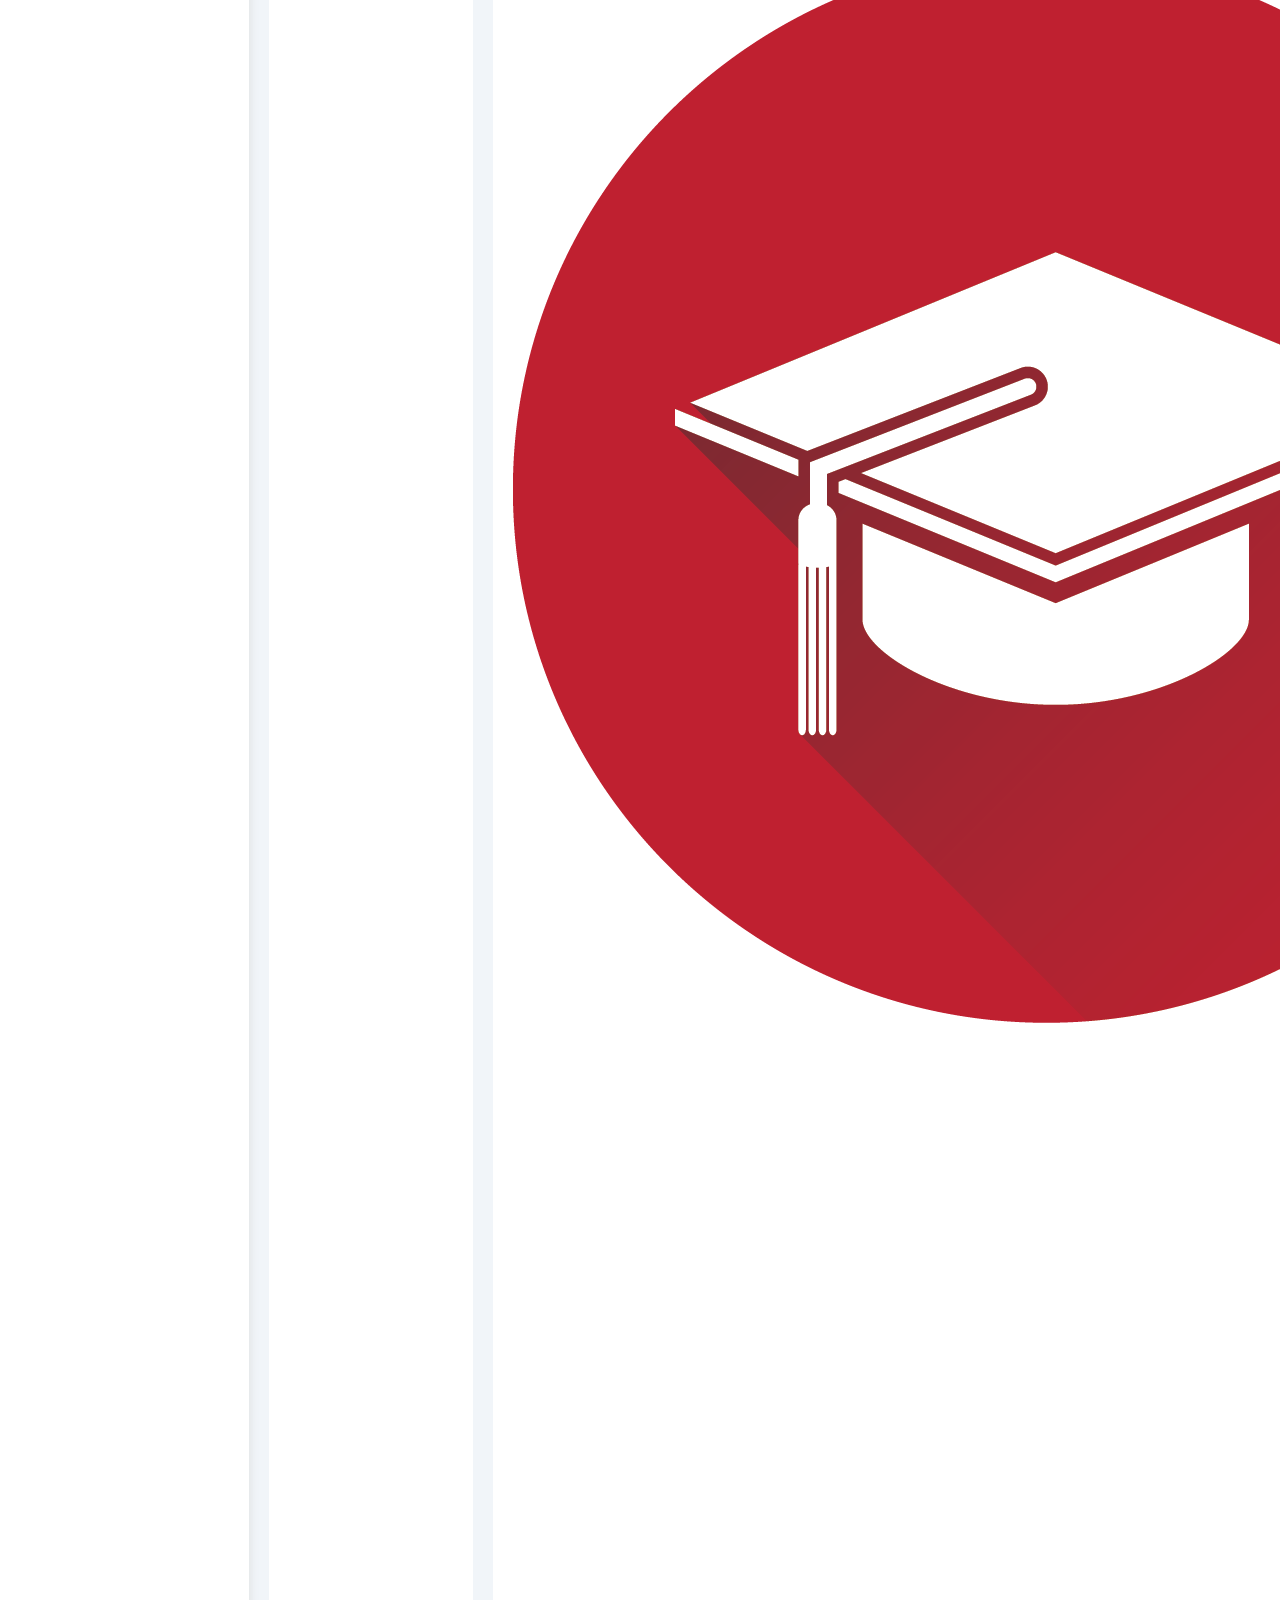
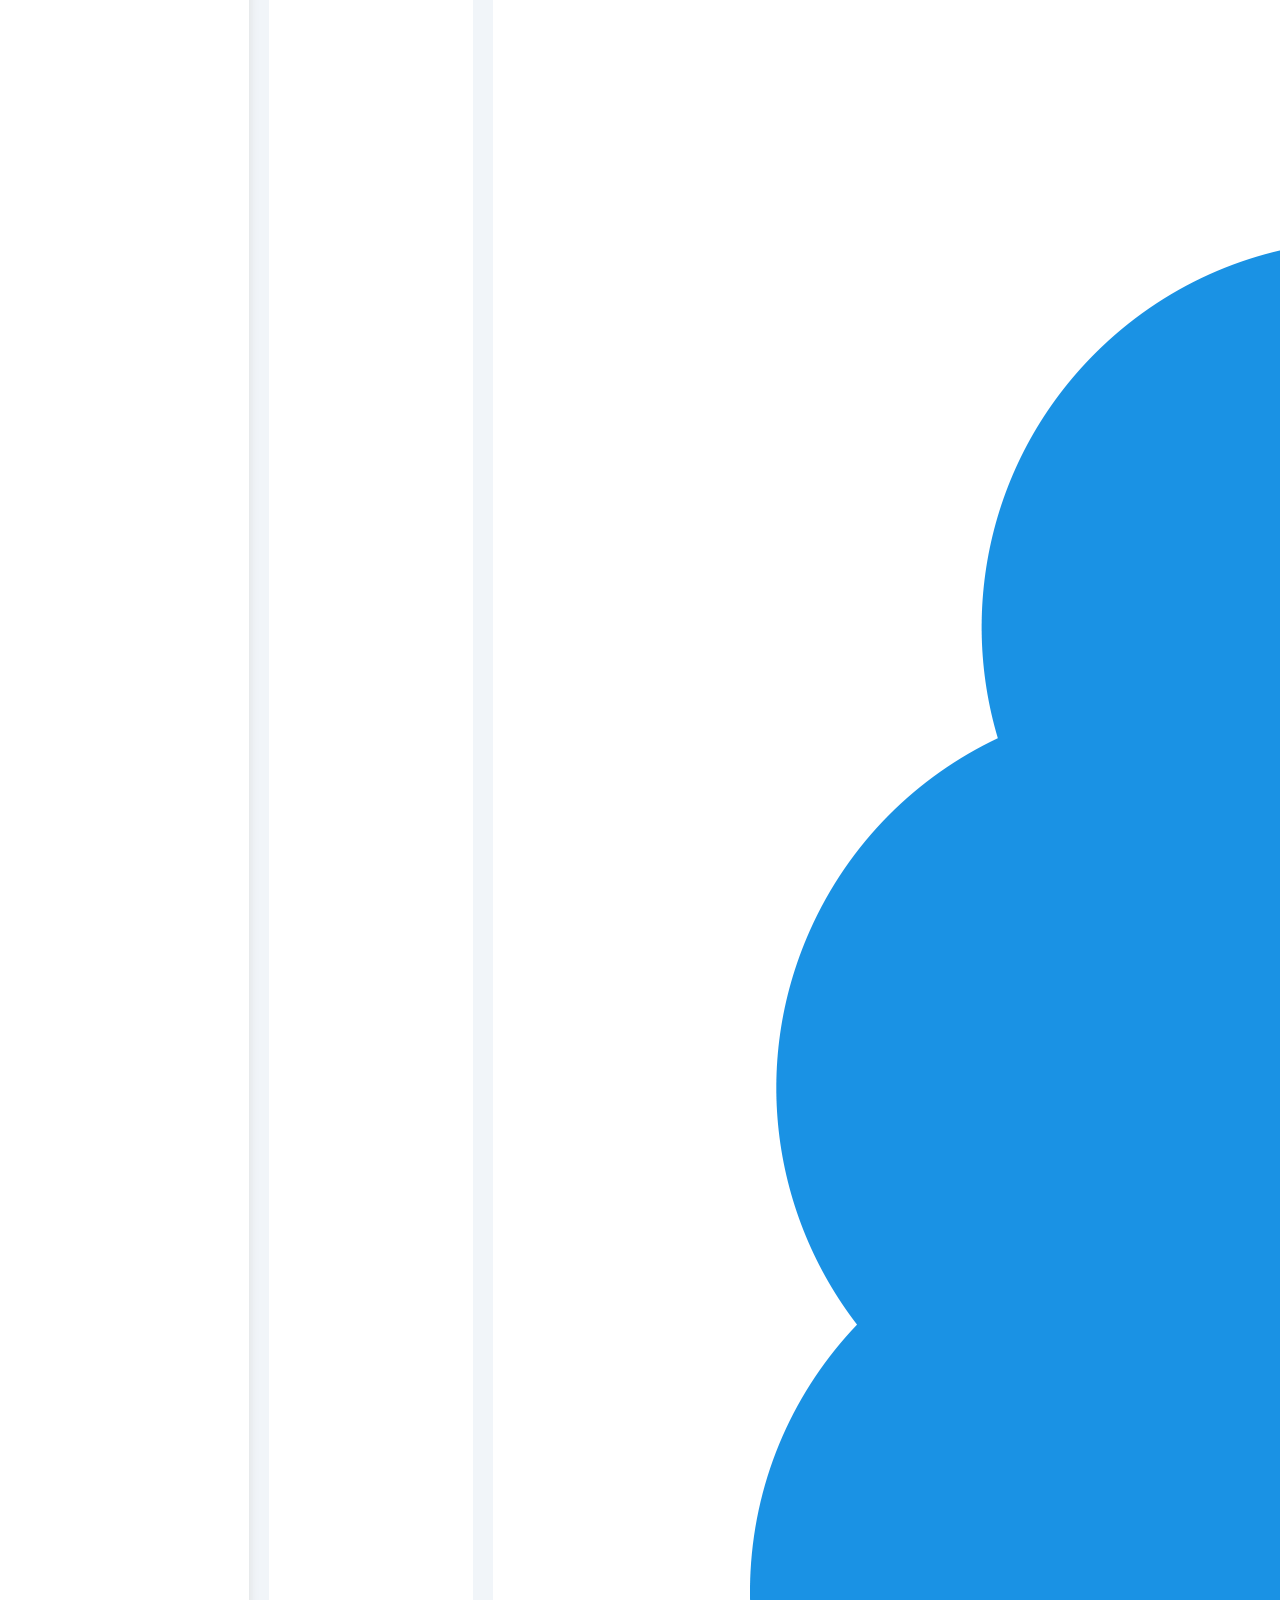
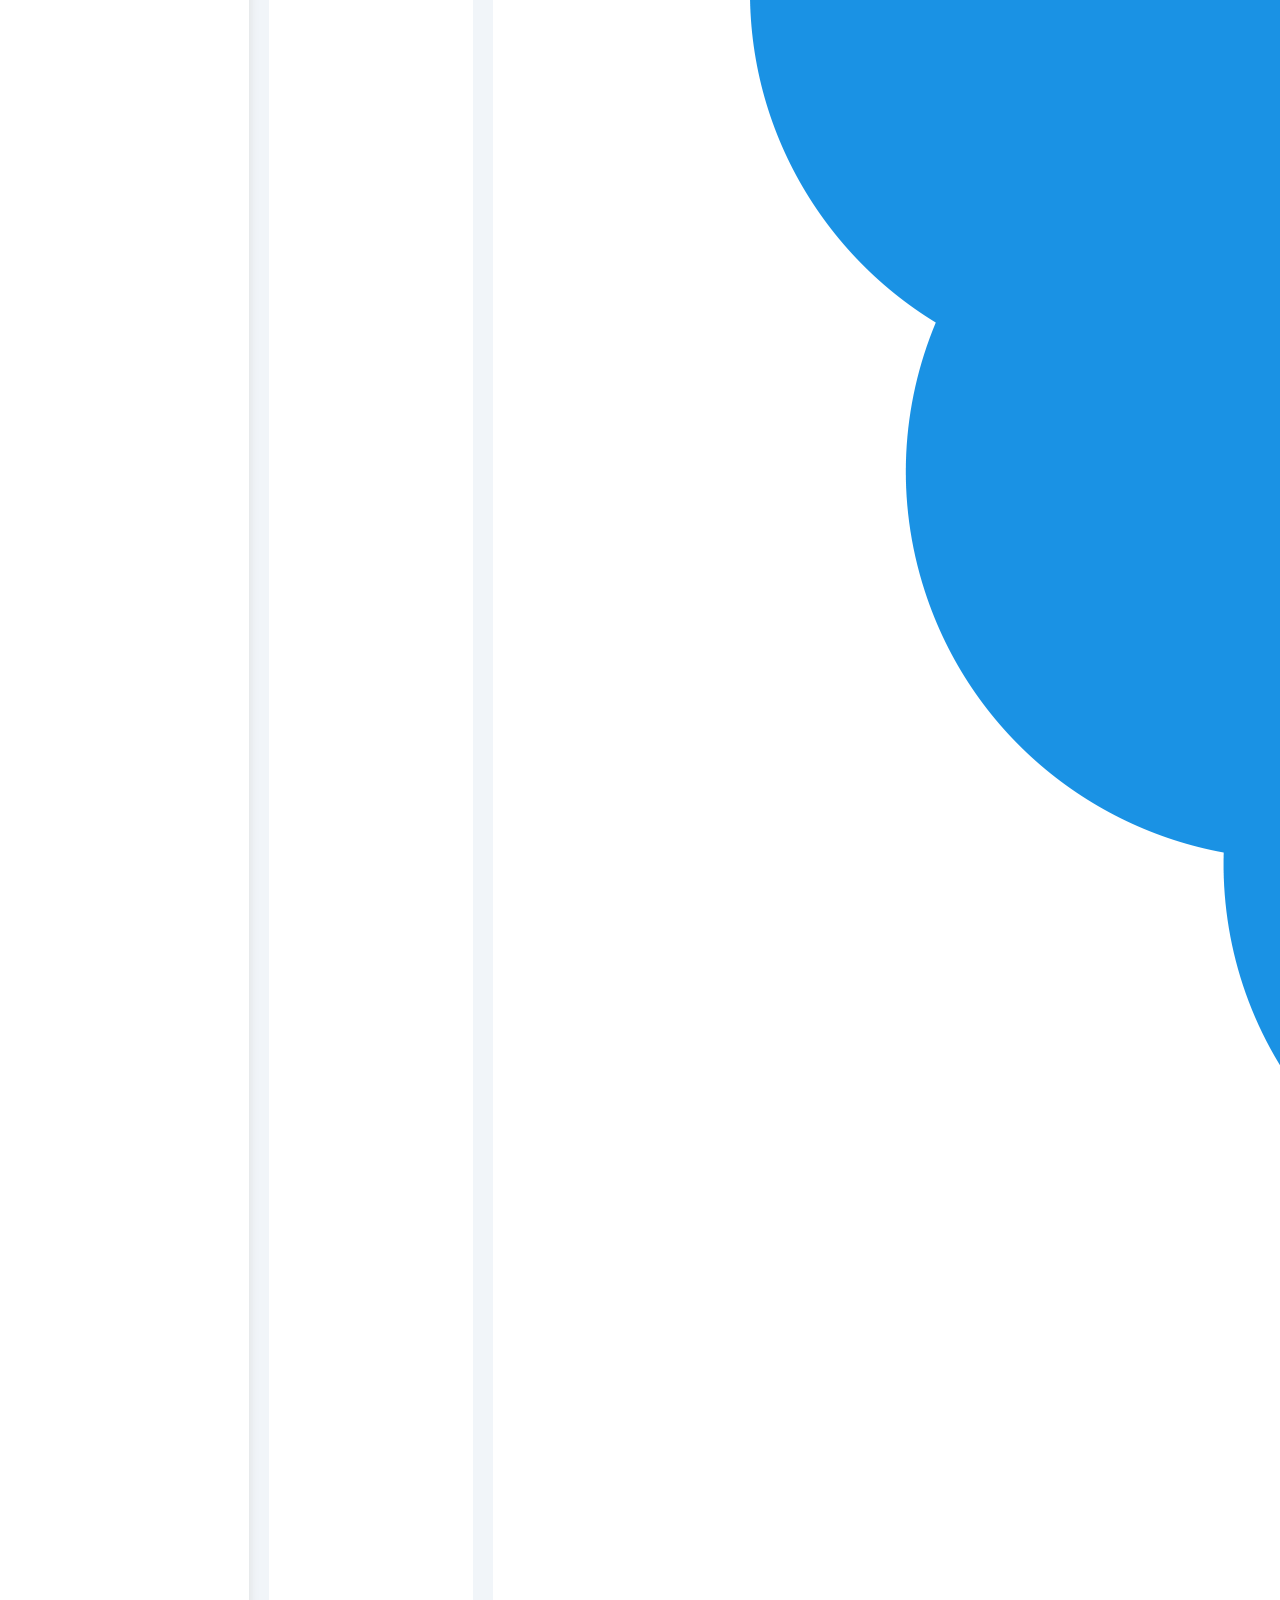
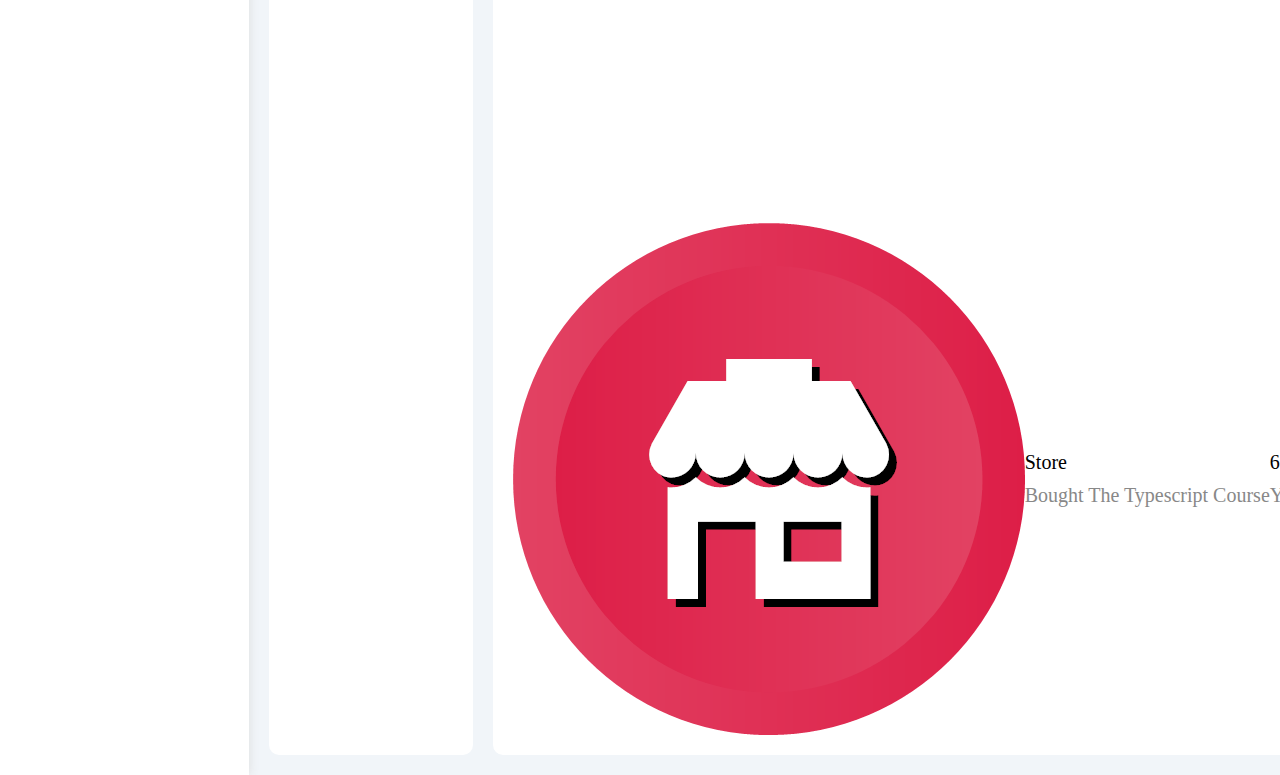
<file: profile.html>
<!DOCTYPE html>
<html lang="en">

<head>
    <meta charset="UTF-8" />
    <meta http-equiv="X-UA-Compatible" content="IE=edge" />
    <meta name="viewport" content="width=device-width, initial-scale=1.0" />
    <link rel="stylesheet" href="css/all.min.css" />
    <link rel="stylesheet" href="css/main.css" />
    <link rel="stylesheet" href="css/framework.css" />
    <title>Profile</title>
</head>

<body>
    <div class="body-page d-flex">
        <div class="sidebar bg-white p-20 relative">
            <h3 class="relative txt-center mt-0">Dashboard</h3>
            <ul>
                <li>
                    <a class="d-flex align-center color-black rad-6 p-10" href="index.html">
                        <i class="fa-solid fa-person-shelter fa-fw"></i>
                        <span>Dashboard</span>
                    </a>
                </li>
                <li>
                    <a class="d-flex align-center color-black rad-6 p-10" href="setting.html">
                        <i class="fa-solid fa-sliders fa-fw"></i> <span>Setting</span>
                    </a>
                </li>
                <li>
                    <a class="active d-flex align-center color-black rad-6 p-10" href="profile.html">
                        <i class="fa-regular fa-address-card fa-fw"></i>
                        <span>Profile</span>
                    </a>
                </li>
                <li>
                    <a class="d-flex align-center color-black rad-6 p-10" href="index.html">
                        <i class="fa-solid fa-code fa-fw"></i>
                        <span>Project</span>
                    </a>
                </li>
                <li>
                    <a class="d-flex align-center color-black rad-6 p-10" href="index.html">
                        <i class="fa-solid fa-graduation-cap fa-fw"></i>
                        <span>Courses</span>
                    </a>
                </li>
                <li>
                    <a class="d-flex align-center color-black rad-6 p-10" href="index.html">
                        <i class="fa-solid fa-users-gear fa-fw"></i>
                        <span>Friends</span>
                    </a>
                </li>
                <li>
                    <a class="d-flex align-center color-black rad-6 p-10" href="index.html">
                        <i class="fa-solid fa-file-signature fa-fw"></i>
                        <span>File</span>
                    </a>
                </li>
                <li>
                    <a class="d-flex align-center color-black rad-6 p-10" href="index.html">
                        <i class="fa-solid fa-computer fa-fw"></i>
                        <span>Plans</span>
                    </a>
                </li>
            </ul>
        </div>
        <div class="content width-full">

            <!-- Head Section  -->
            <div class="head bg-white p-15 between-flex">
                <div class="search relative">
                    <!-- <i class="fa fa-search fa-lg" aria-hidden="true"></i> -->
                    <input class="p-10 rad-10 border-color" type="search" placeholder="Type A Keyword" />
                </div>
                <div class="icons d-flex align-center">
                    <span class="notification relative">
                        <i class="fa-solid fa-bell fa-lg"></i>
                    </span>
                    <img src="img/avatar-05.png" alt="avatar" />
                </div>
            </div>
            <!-- Head Section  -->

            <!-- Section Profile Page  -->
            <h1 class="relative">Profile</h1>
            
            <div class="profile-page m-20">
            
            <section class="p-20 bg-white rad-10 d-flex align-center">
                <div class="avatar-box p-20 txt-center">
                    <img src="img/avatar.png" alt="" class="mb-10 rad-50">
                    <h3 class="m-0">Ehmaed Emad Alhams</h3>
                    <p class="color-grey mt-10">Level <mark>Master</mark></p>
                    <div class="level-box rad-6 bg-eee relative">
                        <span style="width: 70%;"></span>
                    </div>
                    <div class="rating mt-10 mb-10">
                        <i class="fa-solid fa fa-star color-orange fs-13"></i>
                        <i class="fa-solid fa fa-star color-orange fs-13"></i>
                        <i class="fa-solid fa fa-star color-orange fs-13"></i>
                        <i class="fa-solid fa fa-star color-orange fs-13"></i>
                        <i class="fa-solid fa fa-star color-orange fs-13"></i>
                    </div>
                    <p class="color-grey m-0 fs-13">650 Rating</p>
                </div>
                <div class="info-box width-full txt-center-mob">
                    <div class="box p-20 d-flex align-center">
                        <h4 class="color-grey fs-15 m-0 width-full">General Information</h4>
                        <div class="fs-14">
                            <span class="color-grey">Full Name:</span>
                            <span>Ehmaed ALhams</span>
                        </div>
                        <div class="fs-14">
                            <span class="color-grey">Gender:</span>
                            <span>Male</span>
                        </div>
                        <div class="fs-14">
                            <span class="color-grey">Country:</span>
                            <span>Palestine</span>
                        </div>
                        <div class="fs-14">
                            <label>
                                <input class="toggle-checkbox" type="checkbox" checked>
                                <div class="toggle-switch"></div>
                            </label>
                        </div>
                    </div>
                    <div class="box p-20 d-flex align-center">
                        <h4 class="color-grey fs-15 m-0 width-full">Personal Information</h4>
                        <div class="fs-14">
                            <span class="color-grey">Email:</span>
                            <span>ehmaed@gmail.com</span>
                        </div>
                        <div class="fs-14">
                            <span class="color-grey">Phone:</span>
                            <span>0592867533</span>
                        </div>
                        <div class="fs-14">
                            <span class="color-grey">Date of Brith:</span>
                            <span>12/6/1996</span>
                        </div>
                        <div class="fs-14">
                            <label>
                                <input class="toggle-checkbox" type="checkbox" checked>
                                <div class="toggle-switch"></div>
                            </label>
                        </div>
                    </div>
                    <div class="box p-20 d-flex align-center">
                        <h4 class="color-grey fs-15 m-0 width-full">Job Information</h4>
                        <div class="fs-14">
                            <span class="color-grey">Title:</span>
                            <span>Full Stack Developer</span>
                        </div>
                        <div class="fs-14">
                            <span class="color-grey">Program Language:</span>
                            <span>JS, Python</span>
                        </div>
                        <div class="fs-14">
                            <span class="color-grey">Years Of Experience:</span>
                            <span>10+</span>
                        </div>
                        <div class="fs-14">
                            <label>
                                <input class="toggle-checkbox" type="checkbox">
                                <div class="toggle-switch"></div>
                            </label>
                        </div>
                    </div>
                    <div class="box p-20 d-flex align-center">
                        <h4 class="color-grey fs-15 m-0 width-full">Billing Information</h4>
                        <div class="fs-14">
                            <span class="color-grey">Payment Method:</span>
                            <span>PayPal</span>
                        </div>
                        <div class="fs-14">
                            <span class="color-grey">Email:</span>
                            <span>Email@website.com</span>
                        </div>
                        <div class="fs-14">
                            <span class="color-grey">Subscription:</span>
                            <span>Monthly</span>
                        </div>
                        <div class="fs-14">
                            <label>
                                <input class="toggle-checkbox" type="checkbox" checked>
                                <div class="toggle-switch"></div>
                            </label>
                        </div>
                    </div>
                </div>
            </section>

            <!-- <section class="p-20 bg-white rad-10 mt-20">
                <h3 class="m-0">About Me</h3>
                <p class="color-grey fs-14">Lorem ipsum dolor sit amet consectetur adipisicing elit. Doloribus, cumque
                    voluptatum. Quisquam, asperiores. Doloribus, cumque voluptatum. Quisquam, asperiores. Doloribus,
                    cumque voluptatum. Quisquam, asperiores.</p> -->
            <!-- </section> -->

            <!-- section other data -->
            <div class="data-activity d-flex gap-20">

                <section class="skills-card p-20 bg-white rad-10 mt-20">
                    <h2 class="mt-0 mb-10">My Skills</h2>
                    <p class="mt-0 mb-20 color-grey fs-15">Complete skills list</p>
                    <ul class="m-0 txt-center-mob">
                        <li><span>HTML</span><span>NodeJS</span><span>XML</span></li>
                        <li><span>CSS</span><span>SASS</span><span>Style</span></li>
                        <li><span>JS</span><span>TypeScripts</span></li>
                        <li><span>VueJS</span><span>ReactJS</span></li>
                        <li><span>Jest</span><span>Jasmine</span></li>
                        <li><span>PHP</span><span>Larval</span></li>
                        <li><span>Python</span><span>Django</span></li>
                    </ul>
                </section>

                <section class="activities-card p-20 bg-white rad-10 mt-20">
                    <h2 class="mt-0 mb-10">My Activities</h2>
                    <p class="mt-0 mb-20 color-grey fs-15">Latest Activities Done By Ehmaed</p>
                    <div class="box-activity d-flex align-center txt-center-mob">
                        <img src="img/activity-01.png" alt="active-1">
                        <div class="box-info">
                            <span class="d-block mb-10">Store</span>
                            <span class="color-grey">Bought The Mastering Web Course</span>
                        </div>
                        <div class="date">
                            <span class="d-block mb-10">16:8</span>
                            <span class="color-grey">Yesterday</span>
                        </div>
                    </div>
                    <div class="box-activity d-flex align-center txt-center-mob">
                        <img src="img/activity-02.png" alt="active-1">
                        <div class="box-info">
                            <span class="d-block mb-10">Academy</span>
                            <span class="color-grey">Got The PHP Certification</span>
                        </div>
                        <div class="date">
                            <span class="d-block mb-10">18:00</span>
                            <span class="color-grey">Yesterday</span>
                        </div>
                    </div>
                    <div class="box-activity d-flex align-center txt-center-mob">
                        <img src="img/activity-03.png" alt="active-1">
                        <div class="box-info">
                            <span class="d-block mb-10">Badges</span>
                            <span class="color-grey">Unlock The 10 Skills Badge</span>
                        </div>
                        <div class="date">
                            <span class="d-block mb-10">20:8</span>
                            <span class="color-grey">Yesterday</span>
                        </div>
                    </div>
                    <div class="box-activity d-flex align-center txt-center-mob">
                        <img src="img/activity-01.png" alt="active-1">
                        <div class="box-info">
                            <span class="d-block mb-10">Store</span>
                            <span class="color-grey">Bought The Typescript Course</span>
                        </div>
                        <div class="date">
                            <span class="d-block mb-10">6:08</span>
                            <span class="color-grey">Yesterday</span>
                        </div>
                    </div>
                </section>
                
            </div>
            <!-- Section Profile Page  -->

            </div>
            <!-- Section Profile Page  -->
        <script src="JS/javascript.js"></script>
        </div>
    </div>
</body>

</html>
</file>
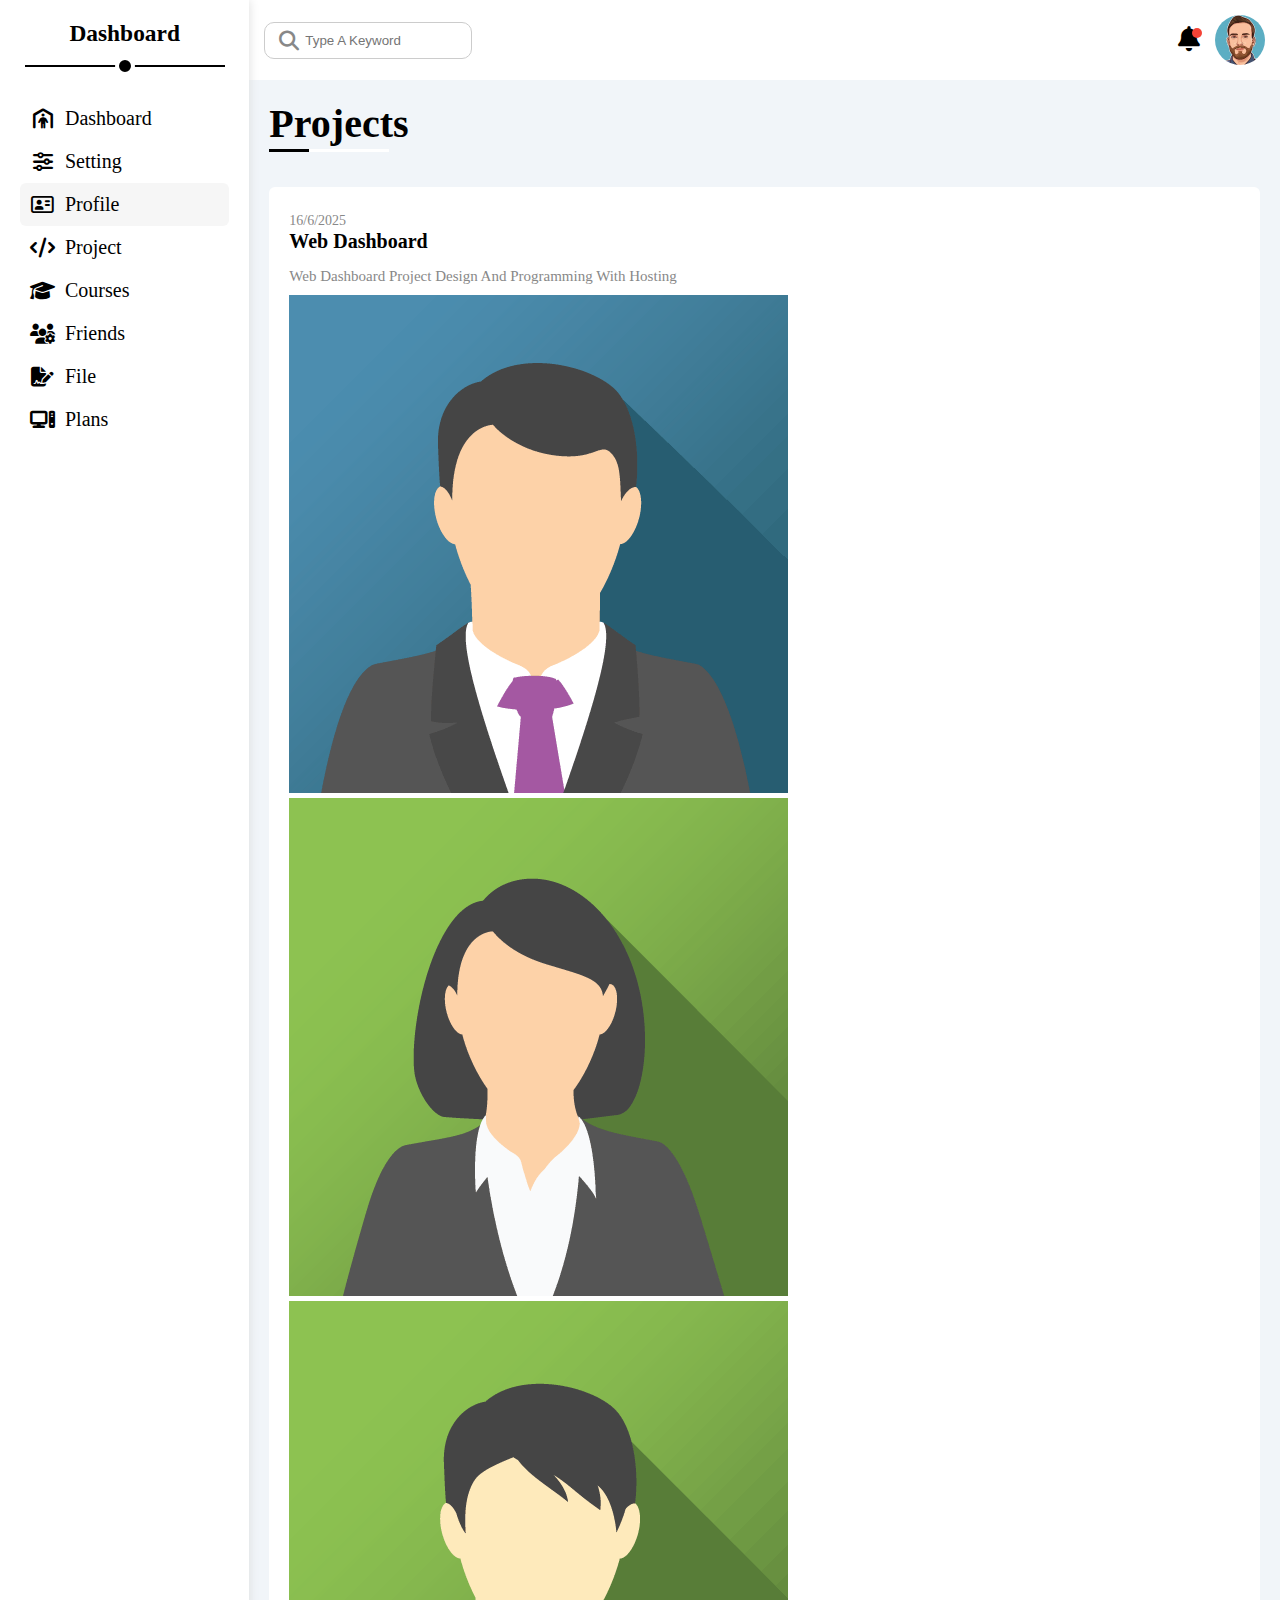
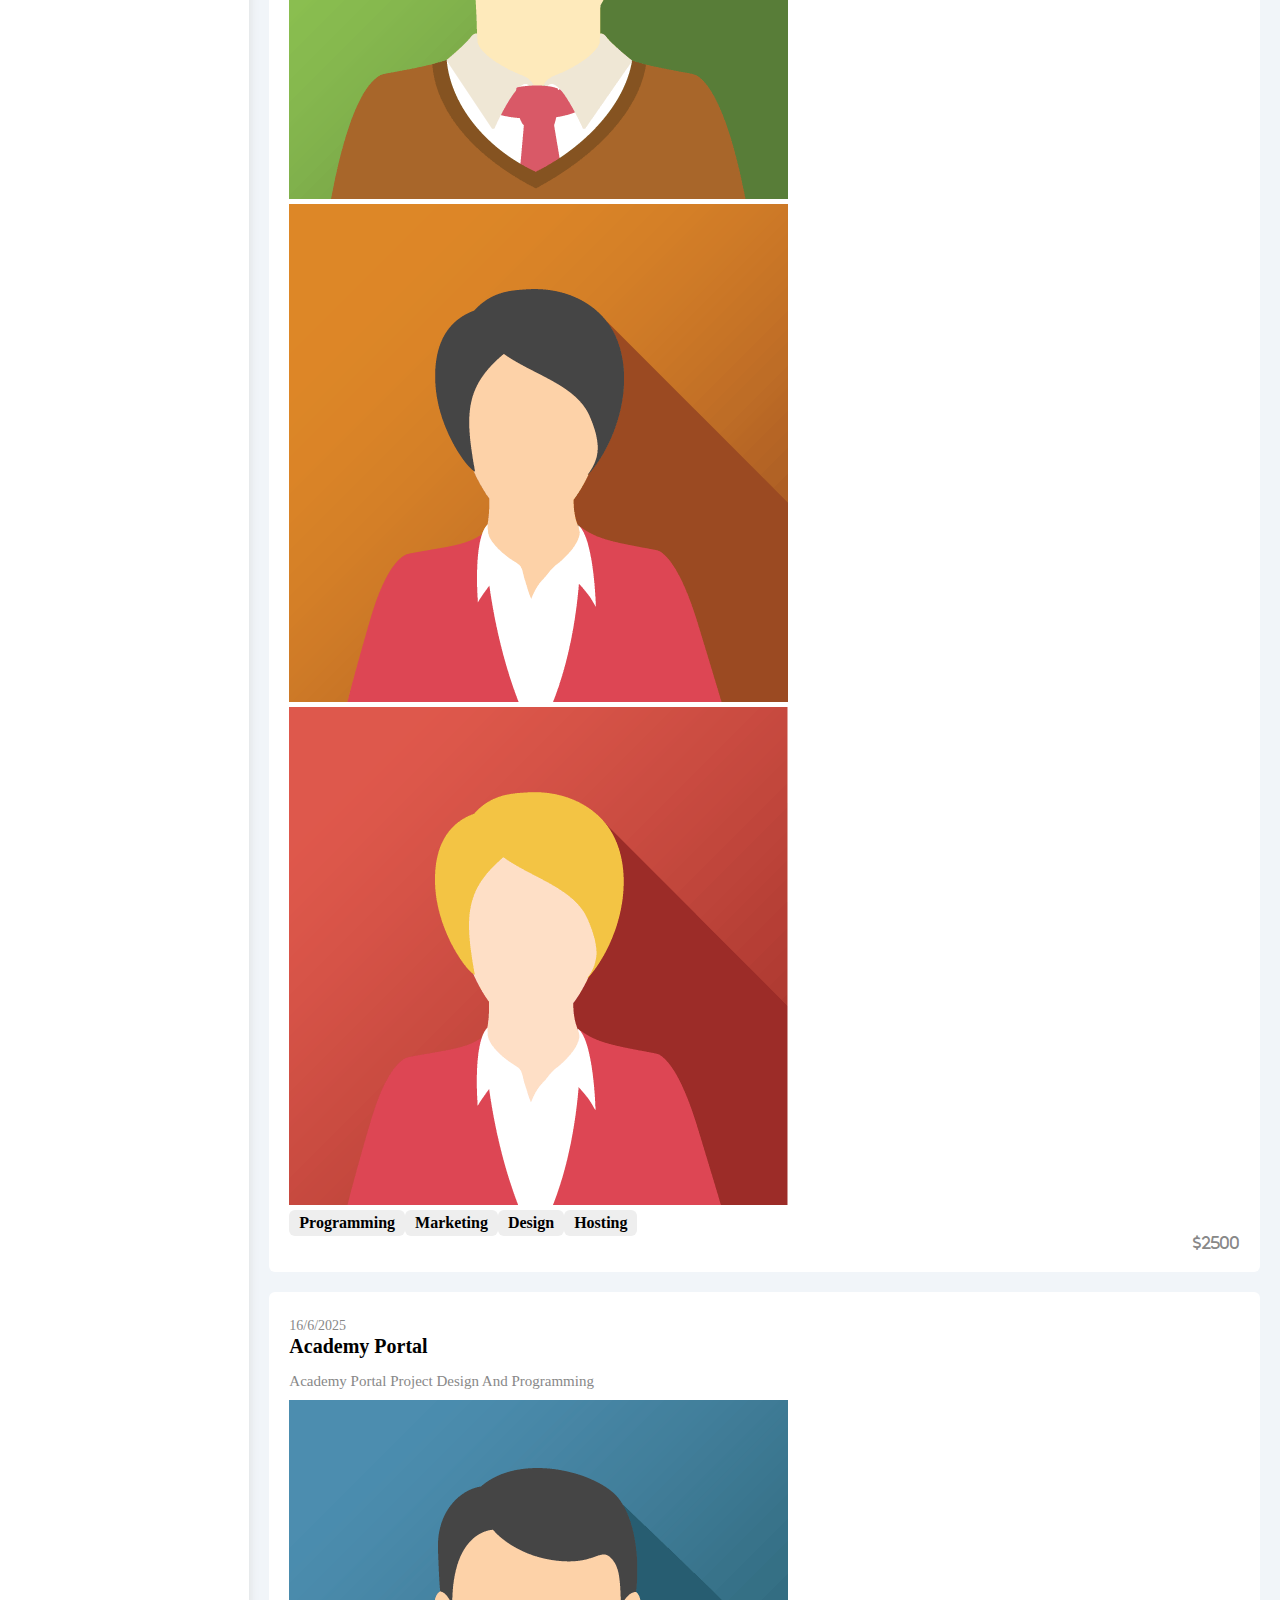
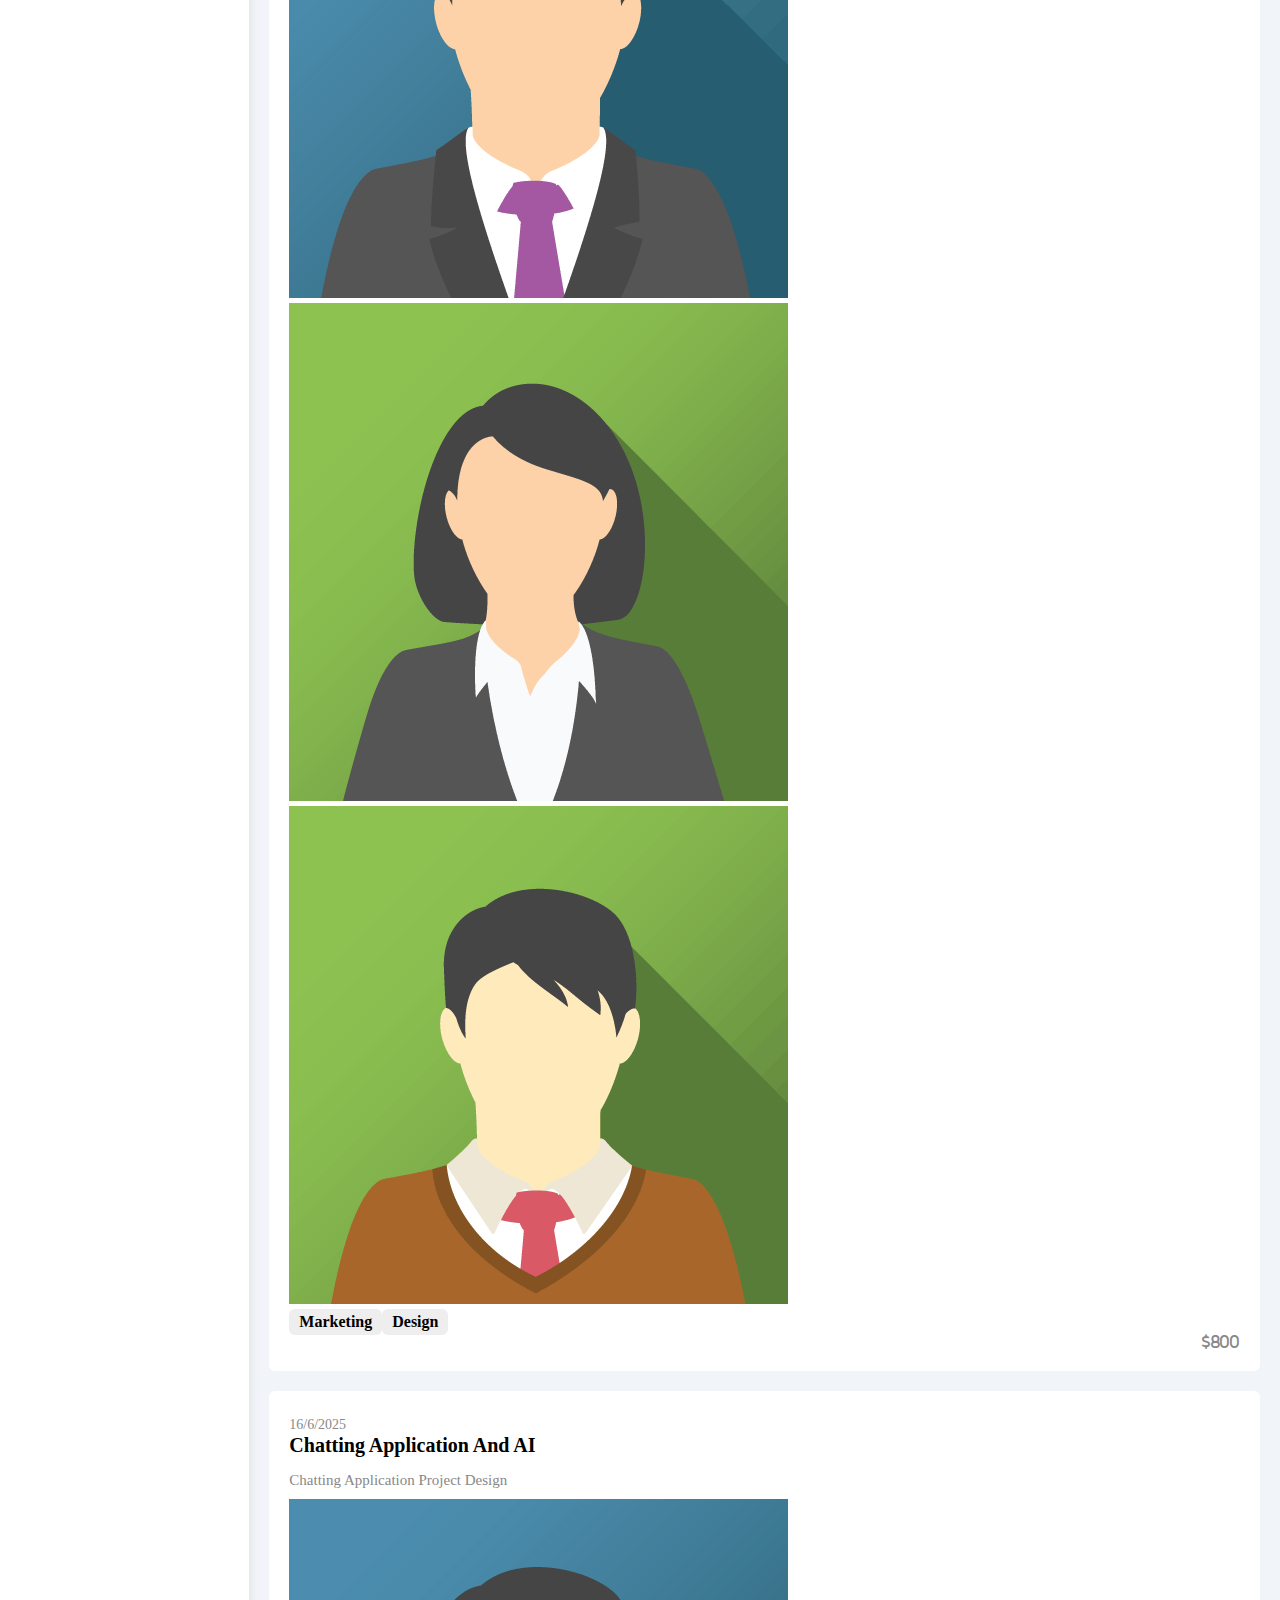
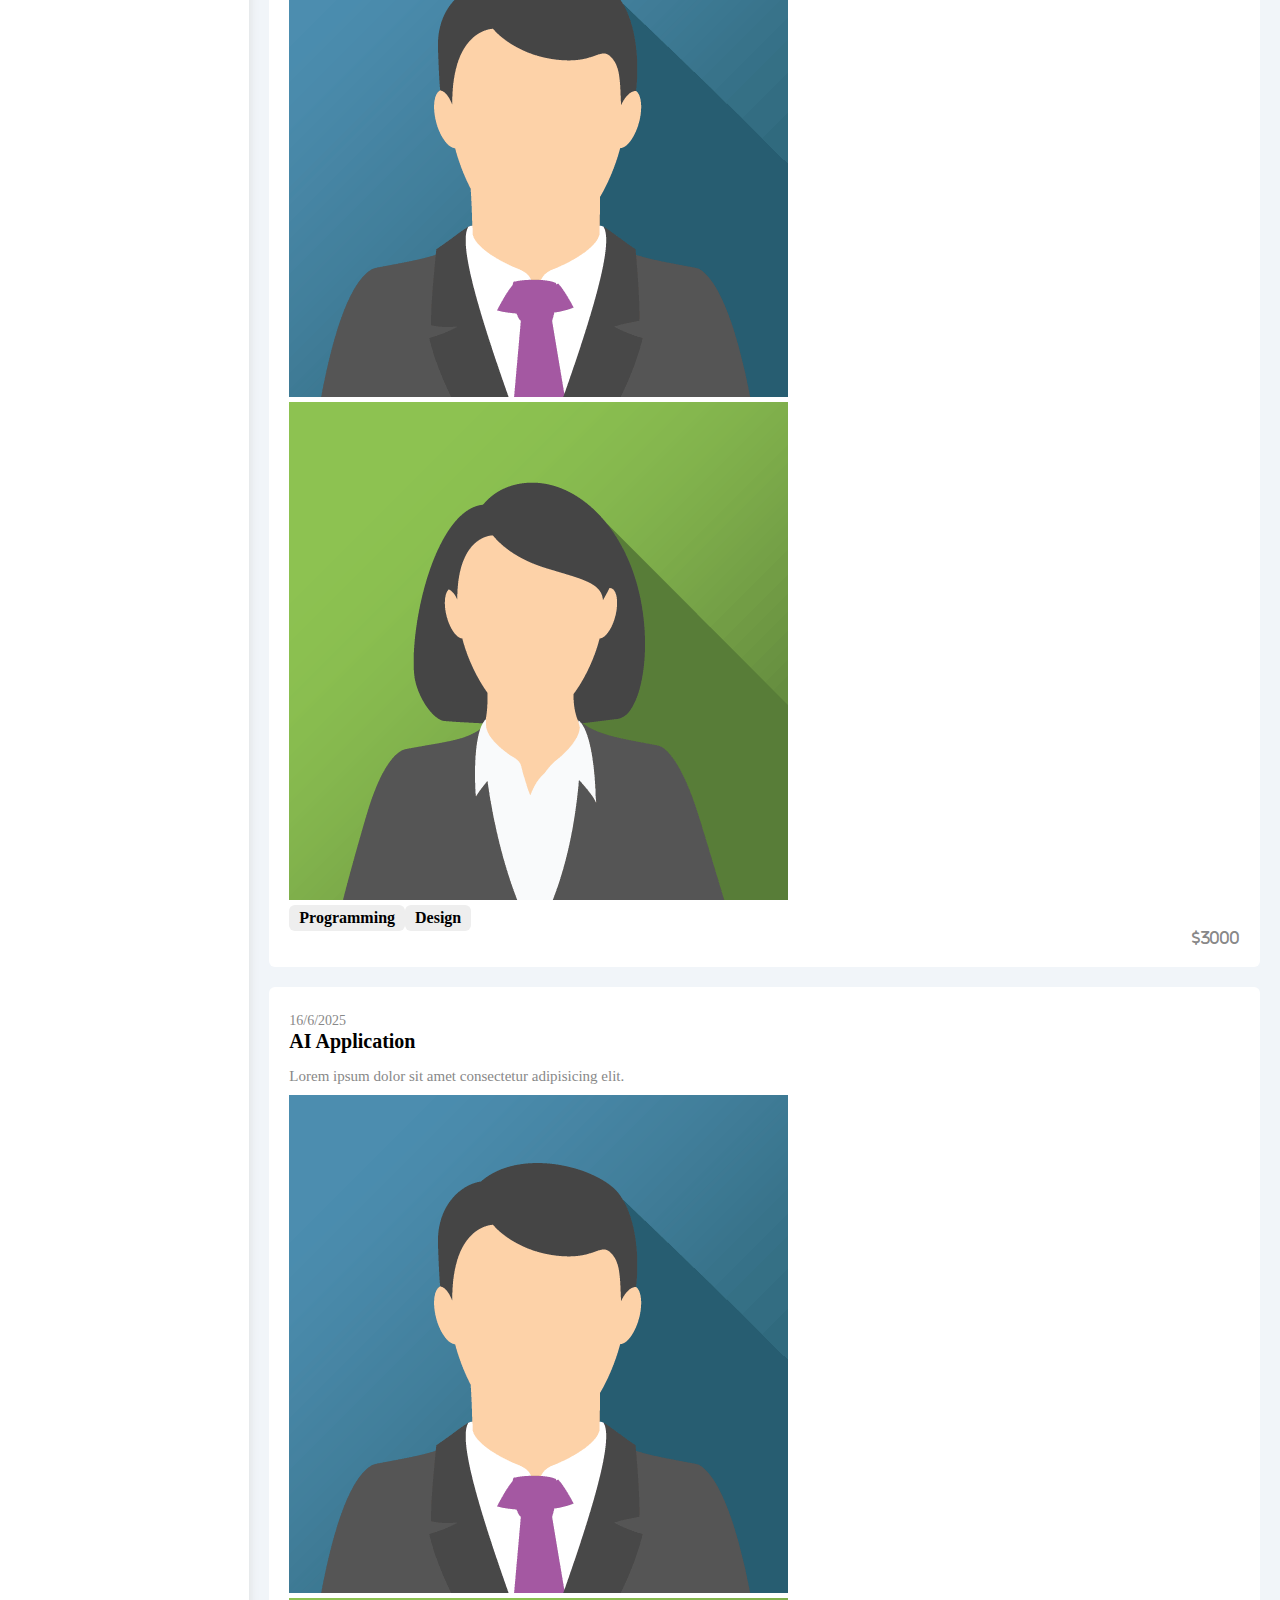
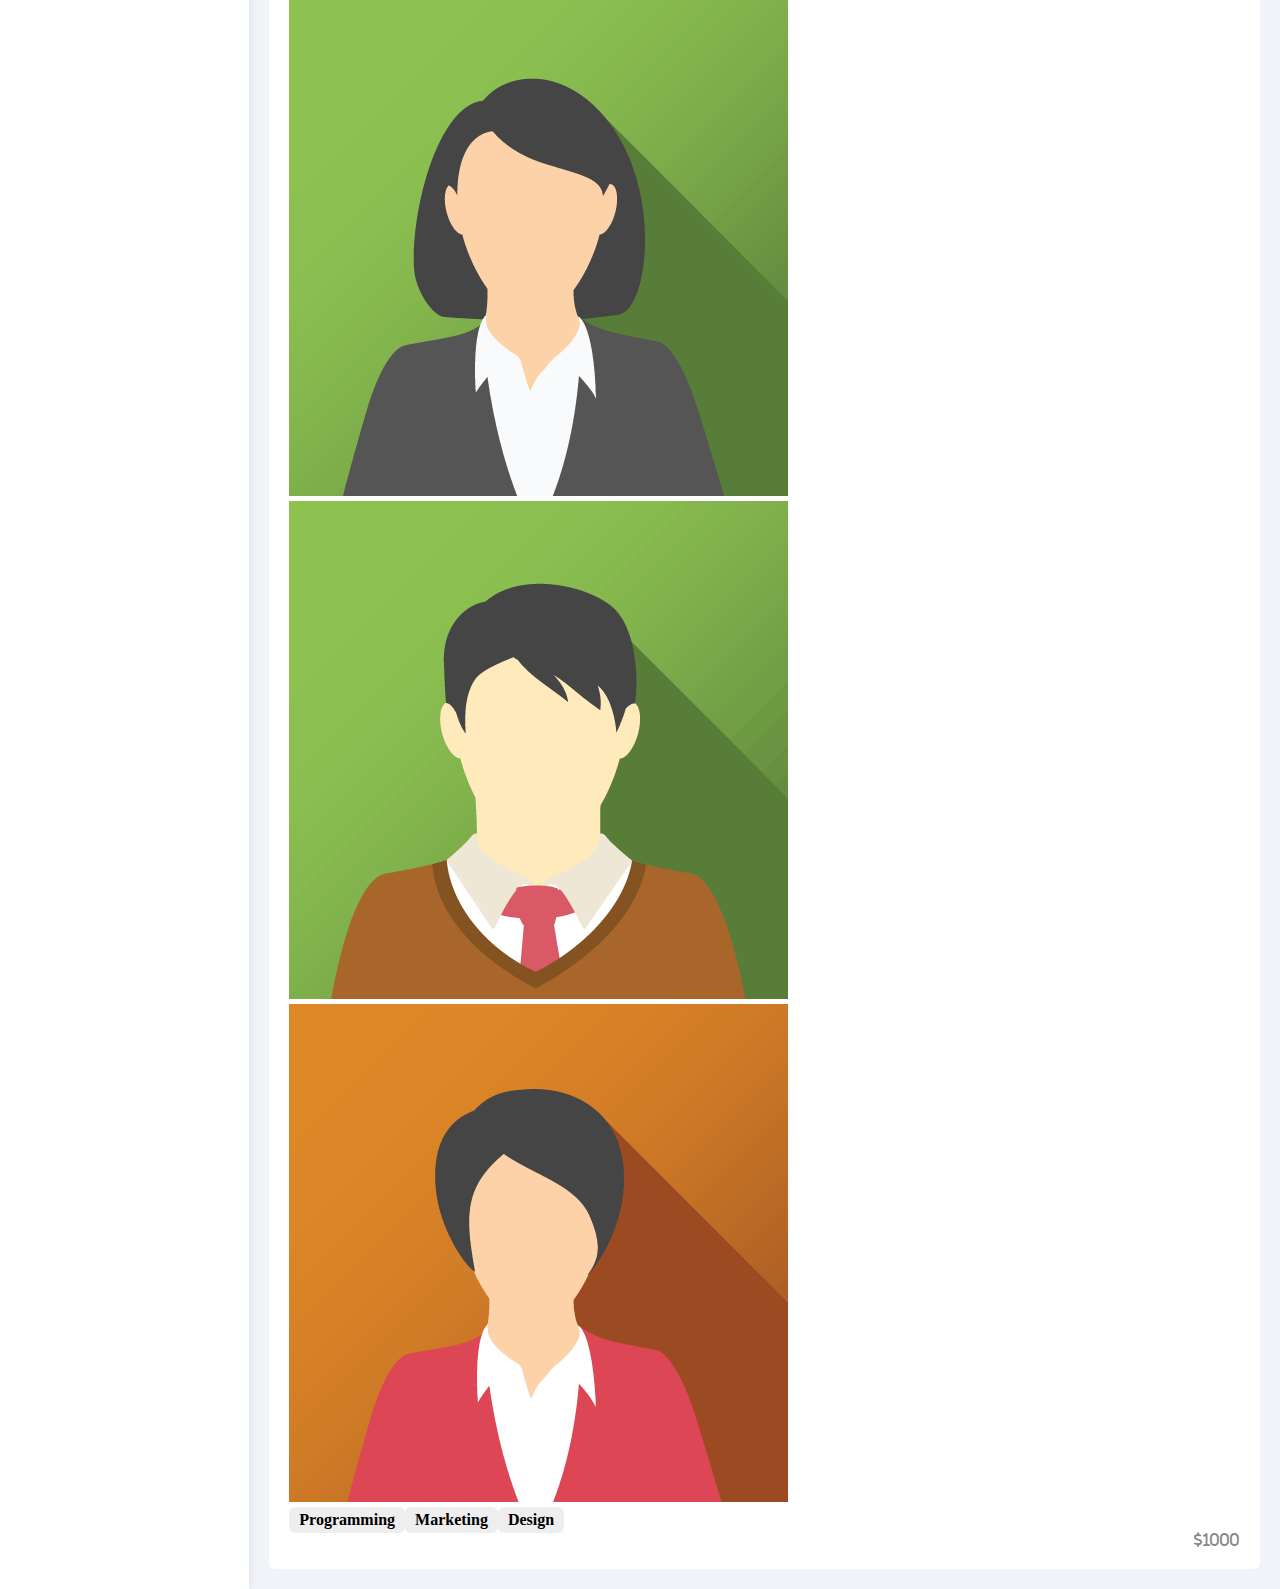
<file: projects.html>
<!DOCTYPE html>
<html lang="en">

<head>
    <meta charset="UTF-8" />
    <meta http-equiv="X-UA-Compatible" content="IE=edge" />
    <meta name="viewport" content="width=device-width, initial-scale=1.0" />
    <link rel="stylesheet" href="css/all.min.css" />
    <link rel="stylesheet" href="css/main.css" />
    <link rel="stylesheet" href="css/framework.css" />
    <title>Projects</title>
</head>

<body>
    <div class="body-page d-flex">
        <div class="sidebar bg-white p-20 relative">
            <h3 class="relative txt-center mt-0">Dashboard</h3>
            <ul>
                <li>
                    <a class="d-flex align-center color-black rad-6 p-10" href="index.html">
                        <i class="fa-solid fa-person-shelter fa-fw"></i>
                        <span>Dashboard</span>
                    </a>
                </li>
                <li>
                    <a class="d-flex align-center color-black rad-6 p-10" href="setting.html">
                        <i class="fa-solid fa-sliders fa-fw"></i> <span>Setting</span>
                    </a>
                </li>
                <li>
                    <a class="active d-flex align-center color-black rad-6 p-10" href="profile.html">
                        <i class="fa-regular fa-address-card fa-fw"></i>
                        <span>Profile</span>
                    </a>
                </li>
                <li>
                    <a class="d-flex align-center color-black rad-6 p-10" href="index.html">
                        <i class="fa-solid fa-code fa-fw"></i>
                        <span>Project</span>
                    </a>
                </li>
                <li>
                    <a class="d-flex align-center color-black rad-6 p-10" href="index.html">
                        <i class="fa-solid fa-graduation-cap fa-fw"></i>
                        <span>Courses</span>
                    </a>
                </li>
                <li>
                    <a class="d-flex align-center color-black rad-6 p-10" href="index.html">
                        <i class="fa-solid fa-users-gear fa-fw"></i>
                        <span>Friends</span>
                    </a>
                </li>
                <li>
                    <a class="d-flex align-center color-black rad-6 p-10" href="index.html">
                        <i class="fa-solid fa-file-signature fa-fw"></i>
                        <span>File</span>
                    </a>
                </li>
                <li>
                    <a class="d-flex align-center color-black rad-6 p-10" href="index.html">
                        <i class="fa-solid fa-computer fa-fw"></i>
                        <span>Plans</span>
                    </a>
                </li>
            </ul>
        </div>
        <div class="content width-full">

            <!-- Head Section  -->
            <div class="head bg-white p-15 between-flex">
                <div class="search relative">
                    <!-- <i class="fa fa-search fa-lg" aria-hidden="true"></i> -->
                    <input class="p-10 rad-10 border-color" type="search" placeholder="Type A Keyword" />
                </div>
                <div class="icons d-flex align-center">
                    <span class="notification relative">
                        <i class="fa-solid fa-bell fa-lg"></i>
                    </span>
                    <img src="img/avatar-05.png" alt="avatar" />
                </div>
            </div>
            <!-- Head Section  -->

            <!-- Section Projects Page  -->
            <h1 class="relative">Projects</h1>

            <div class="projects-page d-grid m-20 gap-20">
                <section class="bg-white p-20 rad-6 relative">
                    <span class="date color-grey fs-14">16/6/2025</span>
                    <h4 class="m-0">Web Dashboard</h4>
                    <p class="color-grey mb-10 fs-15">Web Dashboard Project Design And Programming With Hosting</p>
                    <div class="team">
                        <a href="#"><img src="img/team-01.png"></a>
                        <a href="#"><img src="img/team-02.png"></a>
                        <a href="#"><img src="img/team-03.png"></a>
                        <a href="#"><img src="img/team-04.png"></a>
                        <a href="#"><img src="img/team-05.png"></a>
                    </div>
                    <div class="tech d-flex">
                        <span class="bg-eee btn-shape">Programming</span>
                        <span class="bg-eee btn-shape">Marketing</span>
                        <span class="bg-eee btn-shape">Design</span>
                        <span class="bg-eee btn-shape">Hosting</span>
                    </div>
                    <div class="info between-flex">
                        <div class="prog bg-eee">
                            <span class="bg-green" style="width: 50%;"></span>
                        </div>
                        <div class="fs-14 color-grey">
                            <i class="fa fa-dollar" aria-hidden="true">2500</i>
                        </div>
                    </div>
                </section>
                <section class="bg-white p-20 rad-6 relative">
                    <span class="date color-grey fs-14">16/6/2025</span>
                    <h4 class="m-0">Academy Portal</h4>
                    <p class="color-grey mb-10 fs-15">Academy Portal Project Design And Programming</p>
                    <div class="team">
                        <a href="#"><img src="img/team-01.png"></a>
                        <a href="#"><img src="img/team-02.png"></a>
                        <a href="#"><img src="img/team-03.png"></a>
                    </div>
                    <div class="tech d-flex">
                        <span class="bg-eee btn-shape">Marketing</span>
                        <span class="bg-eee btn-shape">Design</span>
                    </div>
                    <div class="info between-flex">
                        <div class="prog bg-eee">
                            <span class="bg-blue" style="width: 23%;"></span>
                        </div>
                        <div class="fs-14 color-grey">
                            <i class="fa fa-dollar" aria-hidden="true">800</i>
                        </div>
                    </div>
                </section>
                <section class="bg-white p-20 rad-6 relative">
                    <span class="date color-grey fs-14">16/6/2025</span>
                    <h4 class="m-0">Chatting Application And AI</h4>
                    <p class="color-grey mb-10 fs-15">Chatting Application Project Design</p>
                    <div class="team">
                        <a href="#"><img src="img/team-01.png"></a>
                        <a href="#"><img src="img/team-02.png"></a>
                    </div>
                    <div class="tech d-flex">
                        <span class="bg-eee btn-shape">Programming</span>
                        <span class="bg-eee btn-shape">Design</span>
                    </div>
                    <div class="info between-flex">
                        <div class="prog bg-eee">
                            <span class="bg-red" style="width: 90%;"></span>
                        </div>
                        <div class="fs-14 color-grey">
                            <i class="fa fa-dollar" aria-hidden="true">3000</i>
                        </div>
                    </div>
                </section>
                <section class="bg-white p-20 rad-6 relative">
                    <span class="date color-grey fs-14">16/6/2025</span>
                    <h4 class="m-0">AI Application</h4>
                    <p class="color-grey mb-10 fs-15">Lorem ipsum dolor sit amet consectetur adipisicing elit.</p>
                    <div class="team">
                        <a href="#"><img src="img/team-01.png"></a>
                        <a href="#"><img src="img/team-02.png"></a>
                        <a href="#"><img src="img/team-03.png"></a>
                        <a href="#"><img src="img/team-04.png"></a>
                    </div>
                    <div class="tech d-flex">
                        <span class="bg-eee btn-shape">Programming</span>
                        <span class="bg-eee btn-shape">Marketing</span>
                        <span class="bg-eee btn-shape">Design</span>
                    </div>
                    <div class="info between-flex">
                        <div class="prog bg-eee">
                            <span class="bg-blue" style="width: 12%;"></span>
                        </div>
                        <div class="fs-14 color-grey">
                            <i class="fa fa-dollar" aria-hidden="true">1000</i>
                        </div>
                    </div>
                </section>
            </div>

            
            <!-- Section Projects Page  -->
            <script src="JS/javascript.js"></script>
        </div>
    </div>
</body>

</html>
</file>
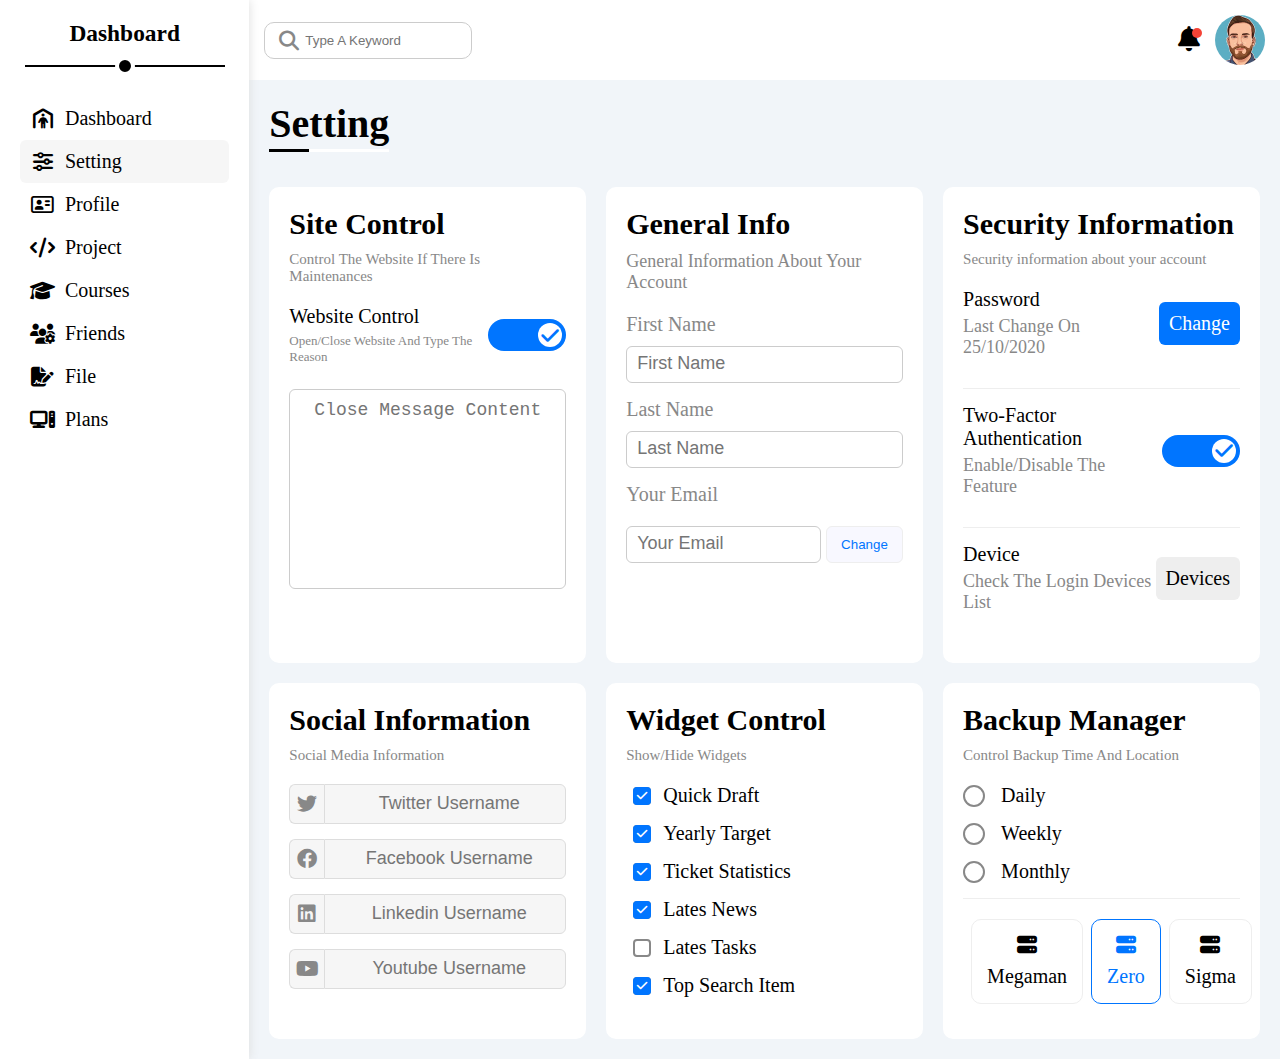
<file: setting.html>
<!DOCTYPE html>
<html lang="en">

<head>
    <meta charset="UTF-8" />
    <meta http-equiv="X-UA-Compatible" content="IE=edge" />
    <meta name="viewport" content="width=device-width, initial-scale=1.0" />
    <link rel="stylesheet" href="css/all.min.css" />
    <link rel="stylesheet" href="css/main.css" />
    <link rel="stylesheet" href="css/framework.css" />
    <title>Setting</title>
</head>

<body>
    <div class="body-page d-flex">
        <div class="sidebar bg-white p-20 relative">
            <h3 class="relative txt-center mt-0">Dashboard</h3>
            <ul>
                <li>
                    <a class="d-flex align-center color-black rad-6 p-10" href="index.html">
                        <i class="fa-solid fa-person-shelter fa-fw"></i>
                        <span>Dashboard</span>
                    </a>
                </li>
                <li>
                    <a class="active d-flex align-center color-black rad-6 p-10" href="setting.html">
                        <i class="fa-solid fa-sliders fa-fw"></i> <span>Setting</span>
                    </a>
                </li>
                <li>
                    <a class="d-flex align-center color-black rad-6 p-10" href="index.html">
                        <i class="fa-regular fa-address-card fa-fw"></i>
                        <span>Profile</span>
                    </a>
                </li>
                <li>
                    <a class="d-flex align-center color-black rad-6 p-10" href="index.html">
                        <i class="fa-solid fa-code fa-fw"></i>
                        <span>Project</span>
                    </a>
                </li>
                <li>
                    <a class="d-flex align-center color-black rad-6 p-10" href="index.html">
                        <i class="fa-solid fa-graduation-cap fa-fw"></i>
                        <span>Courses</span>
                    </a>
                </li>
                <li>
                    <a class="d-flex align-center color-black rad-6 p-10" href="index.html">
                        <i class="fa-solid fa-users-gear fa-fw"></i>
                        <span>Friends</span>
                    </a>
                </li>
                <li>
                    <a class="d-flex align-center color-black rad-6 p-10" href="index.html">
                        <i class="fa-solid fa-file-signature fa-fw"></i>
                        <span>File</span>
                    </a>
                </li>
                <li>
                    <a class="d-flex align-center color-black rad-6 p-10" href="index.html">
                        <i class="fa-solid fa-computer fa-fw"></i>
                        <span>Plans</span>
                    </a>
                </li>
            </ul>
        </div>
        <div class="content width-full">
        <!-- Head Section  -->

            <div class="head bg-white p-15 between-flex">
                <div class="search relative">
                    <!-- <i class="fa fa-search fa-lg" aria-hidden="true"></i> -->
                    <input class="p-10 rad-10 border-color" type="search" placeholder="Type A Keyword" />
                </div>
                <div class="icons d-flex align-center">
                    <span class="notification relative">
                        <i class="fa-solid fa-bell fa-lg"></i>
                    </span>
                    <img src="img/avatar-05.png" alt="avatar" />
                </div>
            </div>

        <!-- Head Section  -->

        <!-- Section Setting Page -->
            <h1 class="relative">Setting</h1>

            <div class="setting-page m-20 d-grid gap-20">

                <!-- <label>
                    <input class="toggle-checkbox" type="checkbox" checked>
                    <div class="toggle-switch"></div>
                </label> -->

            <!-- Site Control -->
            
            <section class="p-20 bg-white rad-10">
                <h2 class="mt-0 mb-10">Site Control</h2>
                <p class="mt-0 mb-20 color-grey fs-15">Control The Website If There Is Maintenances</p>
                <div class="mb-15 between-flex">
                    <div>
                        <span>Website Control</span>
                        <p class="color-grey mt-5 mb-0 fs-13">Open/Close Website And Type The Reason</p>
                    </div>
                    <div>
                        <label>
                            <input class="toggle-checkbox" type="checkbox" checked>
                            <div class="toggle-switch"></div>
                        </label>
                    </div>
                </div>
            
                <textarea class="close-message p-10 rad-6 border-none d-block width-full mt-15" placeholder="Close Message Content"></textarea>
            </section>
            
            <!-- Site Control -->
            
            <!-- General Info -->
            
            <section class="p-20 bg-white rad-10">
                <h2 class="mt-0 mb-10">General Info</h2>
                <p class="mt-0 mb-20 color-grey fs-18">General Information About Your Account</p>
            
                <div class="mb-15">
                    <label class="color-grey d-block mb-10" for="FirstName">First Name</label>
                    <input class="border-none p-10 rad-6 d-block width-full" type="text" id="FirstName" placeholder="First Name">
                </div>
                <div class="mb-15">
                    <label class="color-grey d-block mb-10" for="LastName">Last Name</label>
                    <input class="border-none p-10 rad-6 d-block width-full" type="text" id="LastName" placeholder="Last Name">
                </div>
                <div>
                    <label class="color-grey d-block mb-10" for="Email">Your Email</label>
                    <input class="border-none p-10 rad-6 d-block width-full" type="email" id="Email" placeholder="Your Email">
                    <!-- <a class="color-blue BtnEmail" href="#"></a> -->
                    <button class="color-blue mt-10" id="BtnEmail">Change</button>
                </div>
            </section>
            
            <!-- General Info -->
            
            <!-- Security Information -->
            
            <section class="p-20 bg-white rad-10">
                <h2 class="mt-0 mb-10">Security Information</h2>
                <p class="mt-0 mb-20 color-grey fs-15">Security information about your account</p>
                <div class="security-info mb-15 between-flex">
                    <div>
                        <span>Password</span>
                        <p class="color-grey mt-5 mb-0 fs-18">Last Change On 25/10/2020</p>
                    </div>
                    <a class="button bg-blue color-white p-10 rad-6" href="#">Change</a>
                </div>
            
                <div class="security-info mb-15 between-flex">
                    <div>
                        <span>Two-Factor Authentication</span>
                        <p class="color-grey mt-5 mb-0 fs-18">Enable/Disable The Feature</p>
                    </div>
                    <label>
                        <input class="toggle-checkbox" type="checkbox" checked>
                        <div class="toggle-switch"></div>
                    </label>
                </div>
            
                <div class="security-info between-flex">
                    <div>
                        <span>Device</span>
                        <p class="color-grey mt-5 mb-0 fs-18">Check The Login Devices List</p>
                    </div>
                    <a class="bg-eee color-black p-10 rad-6" href="#">Devices</a>
                </div>
            </section>
            
            <!-- Social Information -->

            <section class="social-info p-20 bg-white rad-10">
                <h2 class="mt-0 mb-10">Social Information</h2>
                <p class="mt-0 mb-20 color-grey fs-15">Social Media Information</p>
            
                <div class="d-flex align-center mb-15">
                    <i class="fa-brands fa-twitter center-flex color-grey"></i>
                    <input class="width-full" type="text" placeholder="Twitter Username">
                </div>
                
                <div class="d-flex align-center mb-15">
                    <i class="fa-brands fa-facebook center-flex color-grey"></i>
                    <input class="width-full" type="text" placeholder="Facebook Username">
                </div>

                <div class="d-flex align-center mb-15">
                    <i class="fa-brands fa-linkedin center-flex color-grey"></i>
                    <input class="width-full" type="text" placeholder="Linkedin Username">
                </div>

                <div class="d-flex align-center mb-15">
                    <i class="fa-brands fa-youtube center-flex color-grey"></i>
                    <input class="width-full" type="text" placeholder="Youtube Username">
                </div>
            </section>
            
            <!-- Social Information -->

            <!-- Widget Control -->
            
            <section class="widget-control p-20 bg-white rad-10">
                <h2 class="mt-0 mb-10">Widget Control</h2>
                <p class="mt-0 mb-20 color-grey fs-15">Show/Hide Widgets</p>
                <div class="control d-flex align-center mb-15">
                    <input type="checkbox" id="oneWidget" checked>
                    <label for="oneWidget">Quick Draft</label>
                </div>
                <div class="control d-flex align-center mb-15">
                    <input type="checkbox" id="secWidget" checked>
                    <label for="secWidget">Yearly Target</label>
                </div>
                <div class="control d-flex align-center mb-15">
                    <input type="checkbox" id="thirWidget" checked>
                    <label for="thirWidget">Ticket Statistics</label>
                </div>
                <div class="control d-flex align-center mb-15">
                    <input type="checkbox" id="fourWidget" checked>
                    <label for="fourWidget">Lates News</label>
                </div>
                <div class="control d-flex align-center mb-15">
                    <input type="checkbox" id="fiveWidget">
                    <label for="fiveWidget">Lates Tasks</label>
                </div>
                <div class="control d-flex align-center mb-15">
                    <input type="checkbox" id="sixWidget" checked>
                    <label for="sixWidget">Top Search Item</label>
                </div>
            </section>

            <!-- Widget Control -->

            <!-- Widget Control -->
            
            <section class="backup-control p-20 bg-white rad-10">
                <h2 class="mt-0 mb-10">Backup Manager</h2>
                <p class="mt-0 mb-20 color-grey fs-15">Control Backup Time And Location</p>
                <div class="time d-flex align-center mb-15">
                    <input type="radio" name="time" id="daily">
                    <label for="daily">Daily</label>
                </div>
                <div class="time d-flex align-center mb-15">
                    <input type="radio" name="time" id="weekly">
                    <label for="weekly">Weekly</label>
                </div>
                <div class="time d-flex align-center mb-15">
                    <input type="radio" name="time" id="monthly">
                    <label for="monthly">Monthly</label>
                </div>
                <div class="div-servers d-flex align-center txt-center">
                    <input type="radio" name="div-servers" id="serverOne">
                    <div class="server mb-15 rad-10 width-full">
                        <label for="serverOne" class="d-block m-15">
                            <i class="fa-solid fa-server d-block mb-10"></i>
                            Megaman
                        </label>
                    </div>
                    <input type="radio" name="div-servers" id="serverTwo" checked>
                    <div class="server mb-15 rad-10 width-full">
                        <label for="serverTwo" class="d-block m-15">
                            <i class="fa-solid fa-server d-block mb-10"></i>
                            Zero
                        </label>
                    </div>
                    <input type="radio" name="div-servers" id="serverThree">
                    <div class="server mb-15 rad-10 width-full">
                        <label for="serverThree" class="d-block m-15">
                            <i class="fa-solid fa-server d-block mb-10"></i>
                            Sigma
                        </label>
                    </div>
                </div>
            </section>
            
            <!-- Widget Control -->

        <!-- Section Setting Page -->

            </div> 
        </div>
        <script src="JS/javascript.js"></script>
    </div>
</body>

</html>
</file>
<file: css/main.css>
:root {
    --color-blue: #0075ff;
    --color-alt-blue: #0d69d5;
    --color-orange: #f59e0b;
    --color-green: #22c55e;
    --color-red: #f44336;
    --color-gray: #888;
}

* {
    box-sizing: border-box;
}

body {
    margin: 0;
    padding: 0;
}

/* *:focus {
    outline: none;
} */

a {
    text-decoration: none;
}

ul {
    list-style: none;
    padding: 0;
}

::-webkit-scrollbar {
    width: 14px;
}

::-webkit-scrollbar-track {
    background-color: white;
}

::-webkit-scrollbar-thumb {
    background-color: var(--color-blue);
}

::-webkit-scrollbar-thumb {
    background-color: var(--color-alt-blue);
}

.body-page {
    background-color: #f1f5f9;
    font-size: 20px;
}

/* Sidebar  */

.sidebar {
    width: 300px;
    box-shadow: 0 0 10px #ddd;
}

.sidebar>h3 {
    margin-bottom: 50px;
}

.sidebar ul li a:hover,
.sidebar ul li a.active {
    background-color: #f6f6f6;
}

.sidebar ul li a {
    transition: .4s;
}

.sidebar ul li a span {
    margin-left: 10px;
}

@media (max-width: 767px) {
    .sidebar {
        width: 70px;
        padding: 20px;
        display: flex;
        flex-wrap: wrap;
        justify-content: center;
    }

    .sidebar>h3 {
        font-size: 13px;
        margin-bottom: 15px;
    }

    .sidebar ul li a span {
        display: none;
    }
}

@media (min-width: 766px) {

    .sidebar>h3::before,
    .sidebar>h3::after {
        content: "";
        position: absolute;
        background-color: black;
        transform: translateX(-50%);
        left: 50%;
    }

    .sidebar>h3::before {
        width: 200px;
        height: 2px;
        bottom: -20px;
    }

    .sidebar>h3::after {
        bottom: -29px;
        width: 12px;
        height: 12px;
        border-radius: 50%;
        border: 4px solid white;
    }
}

/* Sidebar  */

/* Content  */

.content {
    overflow: hidden;
}

.head .search::before {
    content: "\f002";
    font-family: var(--fa-style-family-classic);
    font-weight: 900;
    position: absolute;
    left: 15px;
    top: 50%;
    transform: translateY(-50%);
    color: var(--color-gray);
}

.head .search input[type="search"] {
    padding-left: 40px;
    width: 208px;
    transition: width 0.6s;
}

.head .search input[type="search"]:focus {
    outline-color: var(--color-gray);
    width: 300px;
    /* transition: outline-color .6s; */
}

.head .search input[type="search"]:focus::placeholder {
    opacity: 0;
    transition: opacity .6s;
}

.head .icons .notification {
    cursor: pointer;
}

.head .icons .notification::before {
    content: '';
    position: absolute;
    width: 10px;
    height: 10px;
    background-color: var(--color-red);
    border-radius: 50%;
    right: -2px;
    top: -1px;
}

.head .icons img {
    width: 50px;
    height: 50px;
    border-radius: 50%;
    margin-left: 15px;
    cursor: pointer;
}

.body-page h1 {
    margin: 20px 20px 40px;
}

.body-page h1::before,
.body-page h1::after {
    content: '';
    height: 3px;
    position: absolute;
    bottom: -5px;
    left: 0;
}

.body-page h1::before {
    background-color: white;
    width: 120px;
}

.body-page h1::after {
    background-color: black;
    width: 40px;
}

.system-dash {
    grid-template-columns: repeat(auto-fit, minmax(300px, 1fr));
    margin-left: 20px;
    margin-right: 20px;
    margin-bottom: 20px;
}

@media (max-width: 767px) {
    .system-dash {
        grid-template-columns: minmax(200px, 1fr);
        margin-left: 10px;
        margin-right: 20px;
        gap: 10px;
    }
}

/* Content  */

/* Section Widget  */

.box-1 {
    overflow: hidden;
}

.box-1 .page-box-1 img {
    width: 200px;
    margin-bottom: -10px;
}

.box-1 .avatar {
    width: 64px;
    height: 64px;
    border: 2px solid white;
    padding: 2px;
    box-shadow: 0 0 5px #ddd;
    margin-left: 20px;
    margin-top: -32px;
}

.box-1 .body-box {
    border-top: 1px solid #EEE;
    border-bottom: 1px solid #EEE;
}

.box-1 .body-box>div {
    flex: 1;
}

.box-1 .body-box>div i {
    margin-right: 6px;
}

.box-1 .visit {
    margin: 0 15px 15px auto;
    transition: .3s;
}

.box-1 .visit:hover {
    background-color: var(--color-alt-blue);
}

@media (max-width: 767px) {
    .box-1 .page-box {
        padding-bottom: 30px;
    }

    .hide-mob {
        display: none;
    }

    .box-1 .avatar {
        margin-left: 0;
    }

    .box-1 .body-box>div:not(:last-child) {
        margin-bottom: 20px;
    }
}

/* Section Widget */

/* Section Quick Craft  */

.box-2 textarea {
    resize: none;
}

.box-2 .save {
    margin-left: auto;
    transition: .3s;
    cursor: pointer;
}

.box-2 .save:hover {
    background-color: var(--color-alt-blue);
}

/* Section Quick Craft  */

/* Section Yearly Target  */

.box-3 .target-row .icon {
    width: 80px;
    height: 80px;
    margin-right: 15px;
}

.box-3 .details {
    flex: 1;
}

.box-3 .details .progress {
    height: 4px;
}

.box-3 .details .progress>span {
    position: absolute;
    left: 0;
    top: 0;
    height: 100%;
}

.box-3 .details .progress>span span {
    position: absolute;
    bottom: 16px;
    right: -16px;
    color: white;
    padding: 2px 5px;
    border-radius: 6px;
    font-size: 12px;
}

.box-3 .details .progress>span span::after {
    content: '';
    border-width: 5px;
    border-color: transparent;
    border-style: solid;
    position: absolute;
    bottom: -9px;
    left: 50%;
    transform: translateX(-50%);
}

.box-3 .details .progress>.money span::after {
    border-top-color: var(--color-blue);
}

.box-3 .details .progress>.code span::after {
    border-top-color: var(--color-orange);
}

.box-3 .details .progress>.team span::after {
    border-top-color: var(--color-green);
}


.money .icon,
.money .progress {
    background-color: rgb(0 117 255 / 20%);
}

.code .icon,
.code .progress {
    background-color: #f59f0a33;
}


.team .icon,
.team .progress {
    background-color: rgb(34 197 94 / 20%);
}

/* Section Yearly Target  */

/* Section Tickets Widget  */

.box-4 .box {
    width: calc(50% - 10px);
}

@media (max-width: 767px) {
    .box-4 .box {
        width: 100%;
    }
}

/* Section Tickets Widget  */

/* Section Latest News  */

.box-5 .news-row:not(:last-of-type) {
    margin-bottom: 20px;
    padding-bottom: 20px;
    border-bottom: 1px solid #EEE;
}

.box-5 .news-row img {
    width: 100px;
    border-radius: 6px;
    margin-right: 15px;
}

.box-5 .info {
    flex-grow: 1;
}

.box-5 .info h3 {
    margin: 0 0 6px;
    font-size: 16px;
}

.box-5 .info p {
    font-size: 14px;
}

.box-5 .news-row .label {
    font-size: 13px !important;
}

@media (max-width: 767px) {
    .box-5 .news-row {
        display: block;
    }

    .box-5 .news-row .label {
        margin: 10px auto;
        width: fit-content;
    }
}

/* Section Latest News  */

/* Section Tasks Widget  */

.box-6 .task-row:not(:last-of-type) {
    margin-bottom: 15px;
    padding-bottom: 15px;
    border-bottom: 1px solid #EEE;
}

.box-6 .info {
    flex-grow: 1;
}

.box-6 .done {
    opacity: 0.3;
}

.box-6 .done h3,
.box-6 .done p {
    text-decoration: line-through;
}

.box-6 .del {
    cursor: pointer;
    transition: .3s;
}

.box-6 .del:hover {
    color: var(--color-red);
}

/* Section Tasks Widget  */

/* Section Latest Uploads  */

.box-8 ul li:not(:last-child) {
    border-bottom: 1px solid #eee;
}

.box-8 img {
    width: 40px;
    height: 40px;
}

/* Section Latest Uploads  */

/* Section Last Project  */

.box-9 ul::before {
    left: 11px;
    content: '';
    width: 4px;
    position: absolute;
    height: 100%;
    background-color: var(--color-blue);
}

.box-9 ul li::before {
    background-color: white;
    content: '';
    width: 20px;
    height: 20px;
    border-radius: 50%;
    border: 2px solid white;
    outline: 2px solid var(--color-blue);
    margin-right: 15px;
    z-index: 1;
}

.box-9 ul li.done::before {
    content: '';
    background-color: var(--color-blue);
}

.box-9 ul li.current::before {
    content: '';
    animation: change-color .8s infinite alternate;
}

.box-9 img {
    position: absolute;
    width: 160px;
    right: 0;
    bottom: 0;
    opacity: .3;
}

/* Section Last Project  */

/* Section Reminders Widget */

.box-10 ul li .key {
    width: 15px;
    height: 15px;
}

.box-10 ul li>.blue {
    border-left: 2px solid var(--color-blue);
}

.box-10 ul li>.green {
    border-left: 2px solid var(--color-green);
}

.box-10 ul li>.orange {
    border-left: 2px solid var(--color-orange);
}

.box-10 ul li>.red {
    border-left: 2px solid var(--color-red);
}

/* Section Reminders Widget */


/* Section Latest Post  */

.box-11 .top>.avatar {
    width: 48px;
    height: 48px;
}

.box-11 .post-content {
    text-transform: capitalize;
    line-height: 1.8;
    border-top: 1px solid #EEE;
    border-bottom: 1px solid #EEE;
    min-height: 140px;

}

/* Section Latest Post  */


/* Section Social Media */

.box-12 .box {
    padding-left: 70px;
}

.box-12 .box i {
    position: absolute;
    left: 0;
    top: 0;
    width: 52px;
    transition: .3s;
}

.box-12 .box i:hover {
    transform: rotate(5deg);
}

.box-12 .twitter {
    background-color: rgb(29 161 242 / 20%);
    color: #1da1f2;
}

.box-12 .twitter i,
.box-12 .twitter a {
    background-color: #1da1f2;
}

.box-12 .facebook {
    background-color: rgb(24 119 242 / 20%);
    color: #1877f2;
}

.box-12 .facebook i,
.box-12 .facebook a {
    background-color: #1877f2;
}

.box-12 .youtube {
    background-color: rgb(255 0 0 / 20%);
    color: #ff0000;
}

.box-12 .youtube i,
.box-12 .youtube a {
    background-color: #ff0000;
}

.box-12 .linkedin {
    background-color: rgb(10 102 194 / 20%);
    color: #0a66c2;
}

.box-12 .linkedin i,
.box-12 .linkedin a {
    background-color: #0a66c2;
}

/* Section Social Media */


/* Section Project Table */

.projects .responsive-table {
    overflow-x: auto;
}

.projects table {
    min-width: 1000px;
    border-spacing: 0;
}

.projects thead td {
    background-color: #EEE;
    font-weight: bold;
}

.projects table td {
    padding: 15px;
}

.projects table tbody tr td:last-child {
    border-right: 1px solid #EEE;
}

.projects tbody td {
    border-bottom: 1px solid #EEE;
    border-left: 1px solid #EEE;
    transition: 0.3s;
}

.projects tbody tr:hover {
    background-color: #faf7f7;
}

.projects table img {
    width: 32px;
    height: 32px;
    border-radius: 50%;
    padding: 2px;
    background-color: whitesmoke;
}

.projects table img:not(:first-child) {
    margin-left: -20px;
}

.projects table .label {
    font-size: 14px;
}

/* Section Project Table */


/* Section Setting Page */

.setting-page {
    grid-template-columns: repeat(auto-fit, minmax(300px, 1fr));
}

.setting-page .button {
    transition: .3s;
}

.setting-page .button:hover {
    background-color: var(--color-alt-blue);
}

@media (max-width: 767px) {
    .setting-page {
        grid-template-columns: minmax(100px, 1fr);
        margin-left: 10px;
        margin-right: 10px;
        gap: 10px;
    }
}

.setting-page .close-message {
    border: 1px solid #CCC;
    resize: none;
    min-height: 200px;
    margin-top: 24px;
}

.toggle-checkbox {
    -webkit-appearance: none;
    appearance: none;
    display: none;
}

.toggle-switch {
    background-color: #CCC;
    width: 78px;
    height: 32px;
    border-radius: 16px;
    position: relative;
    transition: 0.3s;
    cursor: pointer;
}

.toggle-switch::before {
    font-family: var(--fa-style-family-classic);
    content: "\f00d";
    font-weight: 900;
    background-color: white;
    width: 24px;
    height: 24px;
    position: absolute;
    border-radius: 50%;
    top: 4px;
    left: 4px;
    display: flex;
    justify-content: center;
    align-items: center;
    color: #AAA;
    transition: .3s;
}

.toggle-checkbox:checked+.toggle-switch {
    background-color: var(--color-blue);
}

.toggle-checkbox:checked+.toggle-switch::before {
    left: 50px;
    color: var(--color-blue);
    content: "\f00c";
    transition: .3s;
}

.setting-page section input::placeholder,
.setting-page section textarea::placeholder {
    font-size: 18px;
    text-align: center;
}

.setting-page section:nth-of-type(2) input {
    border: 1px solid #CCC;
}

.setting-page section:nth-of-type(2) input::placeholder {
    text-align: left;
}


.setting-page .security-info {
    padding-bottom: 30px;
}

.setting-page .security-info:not(:last-of-type) {
    border-bottom: 1px solid #EEE;
}

.setting-page input[type="email"] {
    display: inline-flex;
    width: calc(100% - 82px);
}

.setting-page input[type="email"]:disabled {
    cursor: no-drop;
    background-color: #F0F4F8;
    color: #bbb;
}

.setting-page #BtnEmail {
    outline: none;
    cursor: pointer;
    border: 1px solid #eee;
    padding: 10px 14px;
    background-color: ghostwhite;
    border-radius: 6px;
}

.setting-page #BtnEmail:hover {
    background-color: #F8F8F9;
}

/* Section Social Information */

.setting-page .social-info i {
    width: 40px;
    height: 40px;
    background-color: #f6f6f6;
    border: 1px solid #ddd;
    border-right: none;
    border-radius: 6px 0 0 6px;
    transition: .3s;
}

.setting-page .social-info input {
    height: 40px;
    background-color: #f6f6f6;
    border: 1px solid #ddd;
    padding-left: 10px;
    border-radius: 0 6px 6px 0;
    outline: none;
}

.setting-page .social-info>div:focus-within i.fa-twitter {
    color: #1da1f2;
}

.setting-page .social-info>div:focus-within i.fa-facebook {
    color: #1877f2;
}

.setting-page .social-info>div:focus-within i.fa-linkedin {
    color: #0a66c2;
}

.setting-page .social-info>div:focus-within i.fa-youtube {
    color: #ff0000;
}

.setting-page .social-info>div:focus-within input::placeholder {
    color: black;
    transition: 1s;
}

/* Section Social Information */
/* Widget Control */

.widget-control .control input[type="checkbox"] {
    -webkit-appearance: none;
    appearance: none;
}

.widget-control .control label {
    padding-left: 30px;
    cursor: pointer;
    position: relative;
}

.widget-control .control label::before,
.widget-control .control label::after {
    position: absolute;
    left: 0;
    top: 50%;
    border-radius: 4px;
}

.widget-control .control label::before {
    content: "";
    width: 14px;
    height: 14px;
    border: 2px solid var(--color-gray);
    margin-top: -9px;
}

.widget-control .control label:hover::before {
    border-color: var(--color-alt-blue);
}

.widget-control .control label::after {
    content: "\f00c";
    font-family: var(--fa-style-family-classic);
    font-weight: 900;
    margin-top: -9px;
    background-color: var(--color-blue);
    color: white;
    font-size: 12px;
    width: 18px;
    height: 18px;
    display: flex;
    justify-content: center;
    align-items: center;
    transform: scale(0) rotate(360deg);
    transition: .3s;
}

.widget-control .control input[type="checkbox"]:checked+label::after {
    transform: scale(1);
}

/* Widget Control */

/* backup-control */


.backup-control .time {
    padding-left: 30px;
    position: relative;
}

.backup-control .time label{
    cursor: pointer;
}

.backup-control .time label::before,
.backup-control .time label::after {
    content: "";
    border-radius: 50%;
    position: absolute;
}

.backup-control .time label::before {
    left: 0;
    top: 50%;
    margin-top: -11px;
    width: 18px;
    height: 18px;
    border: 2px solid var(--color-gray);
}

.backup-control .time label::after {
    left: 5px;
    top: 5px;
    width: 12px;
    height: 12px;
    background-color: var(--color-blue);
    transition: .3s;
    transform: scale(0);
}

.backup-control input[type="radio"] {
    -webkit-appearance: none;
    appearance: none;
}

.backup-control .time input[type="radio"]:checked+label::before {
    border-color: var(--color-blue);
}

.backup-control .time input[type="radio"]:checked+label::after {
    transform: scale(1);
}

.backup-control .div-servers {
    border-top: 1px solid #EEE;
    padding-top: 20px;
}

@media (max-width: 767px) {
    .backup-control .div-servers {
        flex-wrap: wrap;
    }

}

.backup-control .div-servers .server {
    border: 1px solid #EEE;
    position: relative;
}

.backup-control .div-servers .server label {
    cursor: pointer;
    transition: .3s;
}

.backup-control .div-servers input[type="radio"]:checked+.server {
    border-color: var(--color-blue);
    color: var(--color-blue);
    transition: .3s;
}


/* backup-control */

/* Section Setting Page */


/* Section Animation  */

@keyframes change-color {
    from {
        background-color: var(--color-blue);
    }

    to {
        background-color: white;
    }
}

/* Section Animation  */
</file>
<file: css/framework.css>
/* Start Flexbox and Grid System */
.d-flex {
    display: flex;
}

.wrap {
    flex-wrap: wrap;
}

.align-center {
    align-items: center;
}

.space-between {
    justify-content: space-between;
}

.d-grid {
    display: grid;
}

.gap-20 {
    gap: 20px;
}

.d-block {
    display: block;
}

@media (max-width: 767px) {
    .block-mob {
        display: block;
    }
}

/* End Flexbox and Grid System  */

/* Padding & Margin  */
.p-10 {
    padding: 10px;
}

.p-20 {
    padding: 20px;
}

.p-15 {
    padding: 15px;
}

.pt-15 {
    padding-top: 15px;
}

.pt-20 {
    padding-top: 20px;
}

.pb-20 {
    padding-bottom: 20px;

}

.pd-10 {
    padding-bottom: 10px;
}

.pm-15 {
    padding-bottom: 15px;
}

.pl-15 {
    padding-left: 15px;
}

.m-0 {
    margin: 0;
}

.m-15 {
    margin: 15px;
}

.m-20 {
    margin: 20px;
}

.mt-0 {
    margin-top: 0px;
}

.mt-5 {
    margin-top: 5px;
}

.mt-15 {
    margin-top: 15px;
}

.mt-10 {
    margin-top: 10px;
}

.mt-20 {
    margin-top: 20px;
}

.mt-25 {
    margin-top: 25px;
}

.mr-10 {
    margin-right: 10px;
}

.mr-15 {
    margin-right: 15px;
}

.mb-0 {
    margin-bottom: 0;
}

.mb-5 {
    margin-bottom: 5px;
}

.mb-10 {
    margin-bottom: 10px;
}

.mb-15 {
    margin-bottom: 15px;
}

.mb-20 {
    margin-bottom: 20px;
}

/* Padding & Margin  */

/* Color  */
.color-black {
    color: black;
}

.color-grey {
    color: var(--color-gray);
}

.color-white {
    color: white;
}

.color-blue {
    color: var(--color-blue);
}

.color-orange {
    color: var(--color-orange);
}

.color-green {
    color: var(--color-green);
}

.color-red {
    color: var(--color-red);
}

.bg-white {
    background-color: white;
}

.bg-eee {
    background-color: #EEE;
}

.bg-blue {
    background-color: var(--color-blue);
}

.bg-orange {
    background-color: var(--color-orange);
}

.bg-green {
    background-color: var(--color-green);
}

.bg-red {
    background-color: var(--color-red);
}

/* Color  */

/* Start Border  */

.rad-6 {
    border-radius: 6px;
}

.rad-10 {
    border-radius: 10px;
}

.rad-50 {
    border-radius: 50%;
}

.border-color {
    border: 1px solid #CCC;
}

.border-none {
    border: none;
}

/* End Border  */

/* Position  */
.relative {
    position: relative;
}

/* Position  */

/* Start Font  */
.fs-13 {
    font-size: 13px;
}

.fs-14 {
    font-size: 14px;
}

.fs-15 {
    font-size: 15px;
}

.fs-16 {
    font-size: 16px;
}

.fs-18 {
    font-size: 18px;
}

.fs-25 {
    font-size: 25px;
}

.txt-center {
    text-align: center;
}

.font-bold {
    font-weight: bold;
}

@media (max-width: 767px) {
    .txt-center-mob {
        text-align: center;
    }
}

/* End Font  */

/* Width & Height  */
.width-fit {
    width: fit-content;
}

.width-full {
    width: 100%;
}

.height-full {
    height: 100%;
}

@media (max-width: 767px) {
    .hide-mobile {
        width: 62px;
        padding: 20px;
    }
}

/* Width & Height  */

/* SECTION: Component  */

.between-flex {
    display: flex;
    align-items: center;
    justify-content: space-between;
}

.center-flex {
    display: flex;
    justify-content: center;
    align-items: center;
}

.btn-shape {
    padding: 4px 10px;
    border-radius: 6px;
    font-size: 16px;
    font-weight: bold;
}

section {
    padding: 20px;
    background-color: white;
    border-radius: 10px;
}

section h2 {
    margin-top: 0;
    margin-bottom: 10px;
}

/* SECTION: Component  */
</file>
